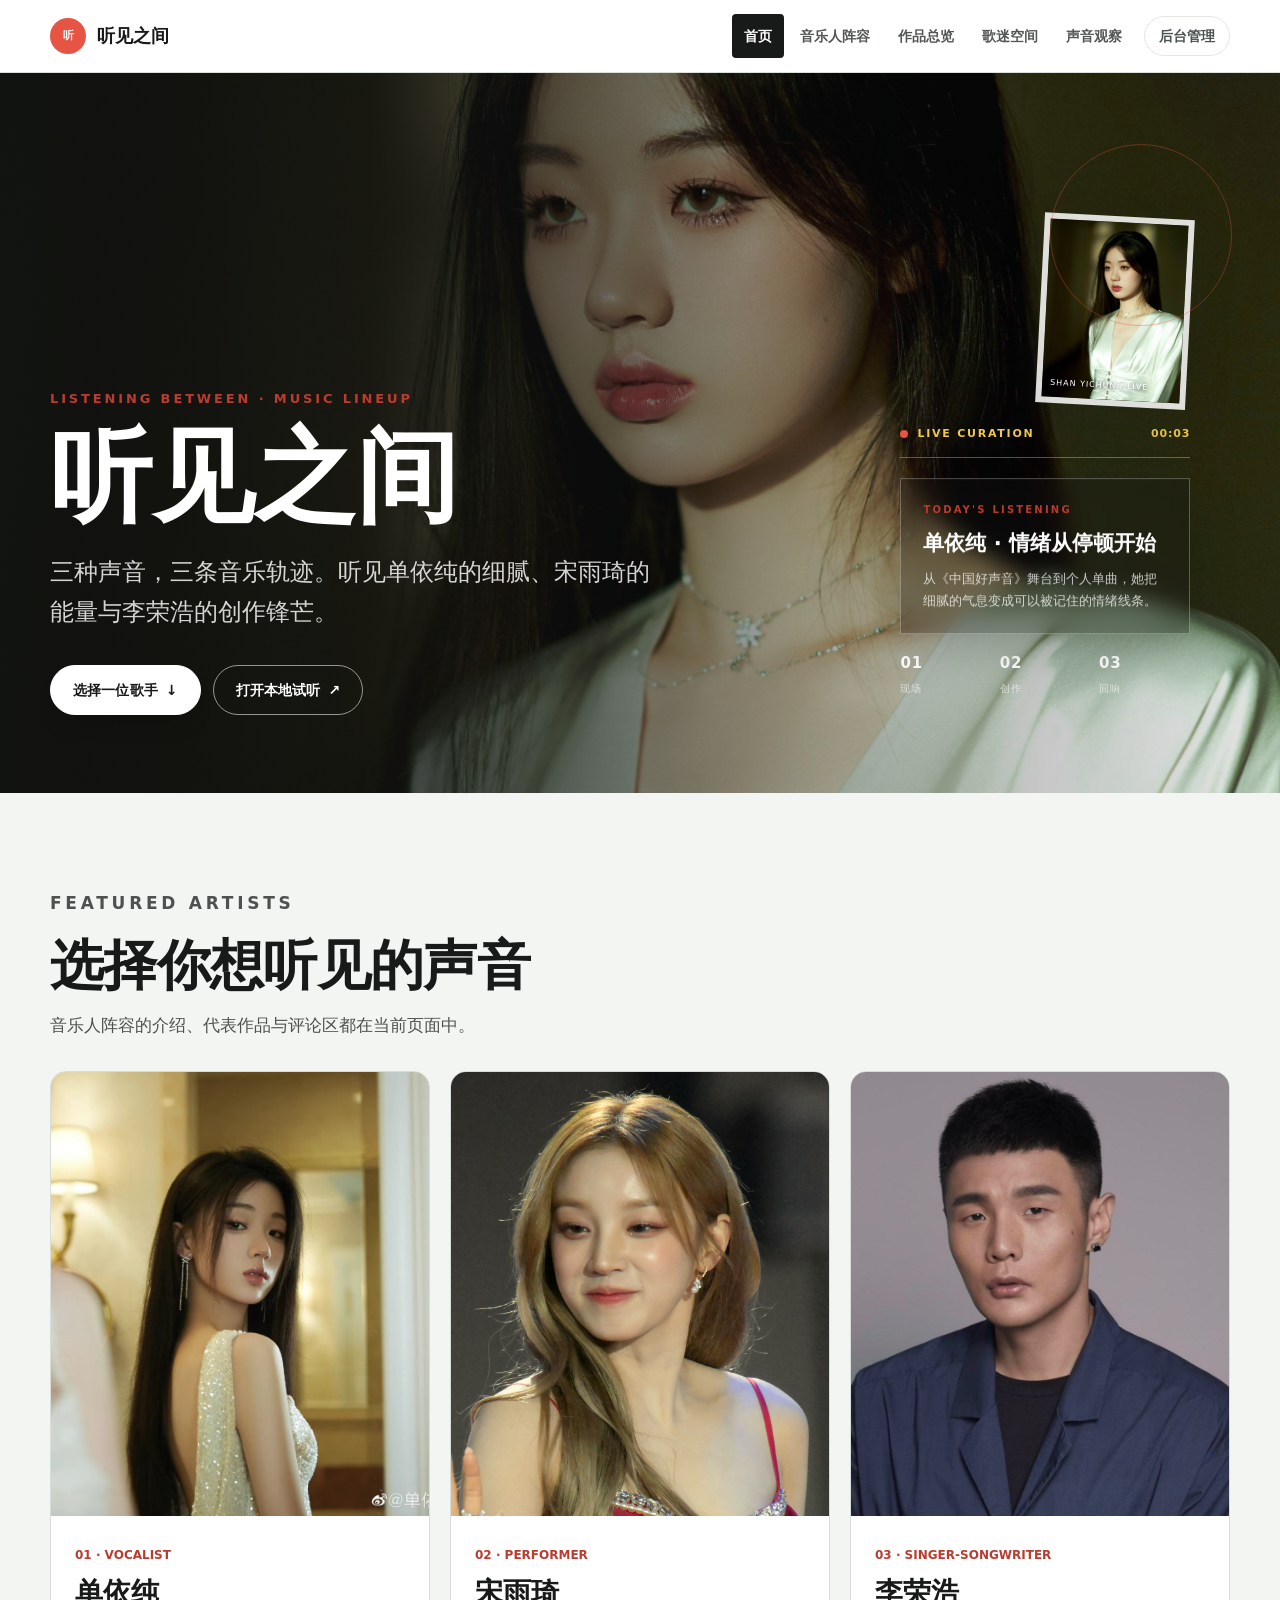
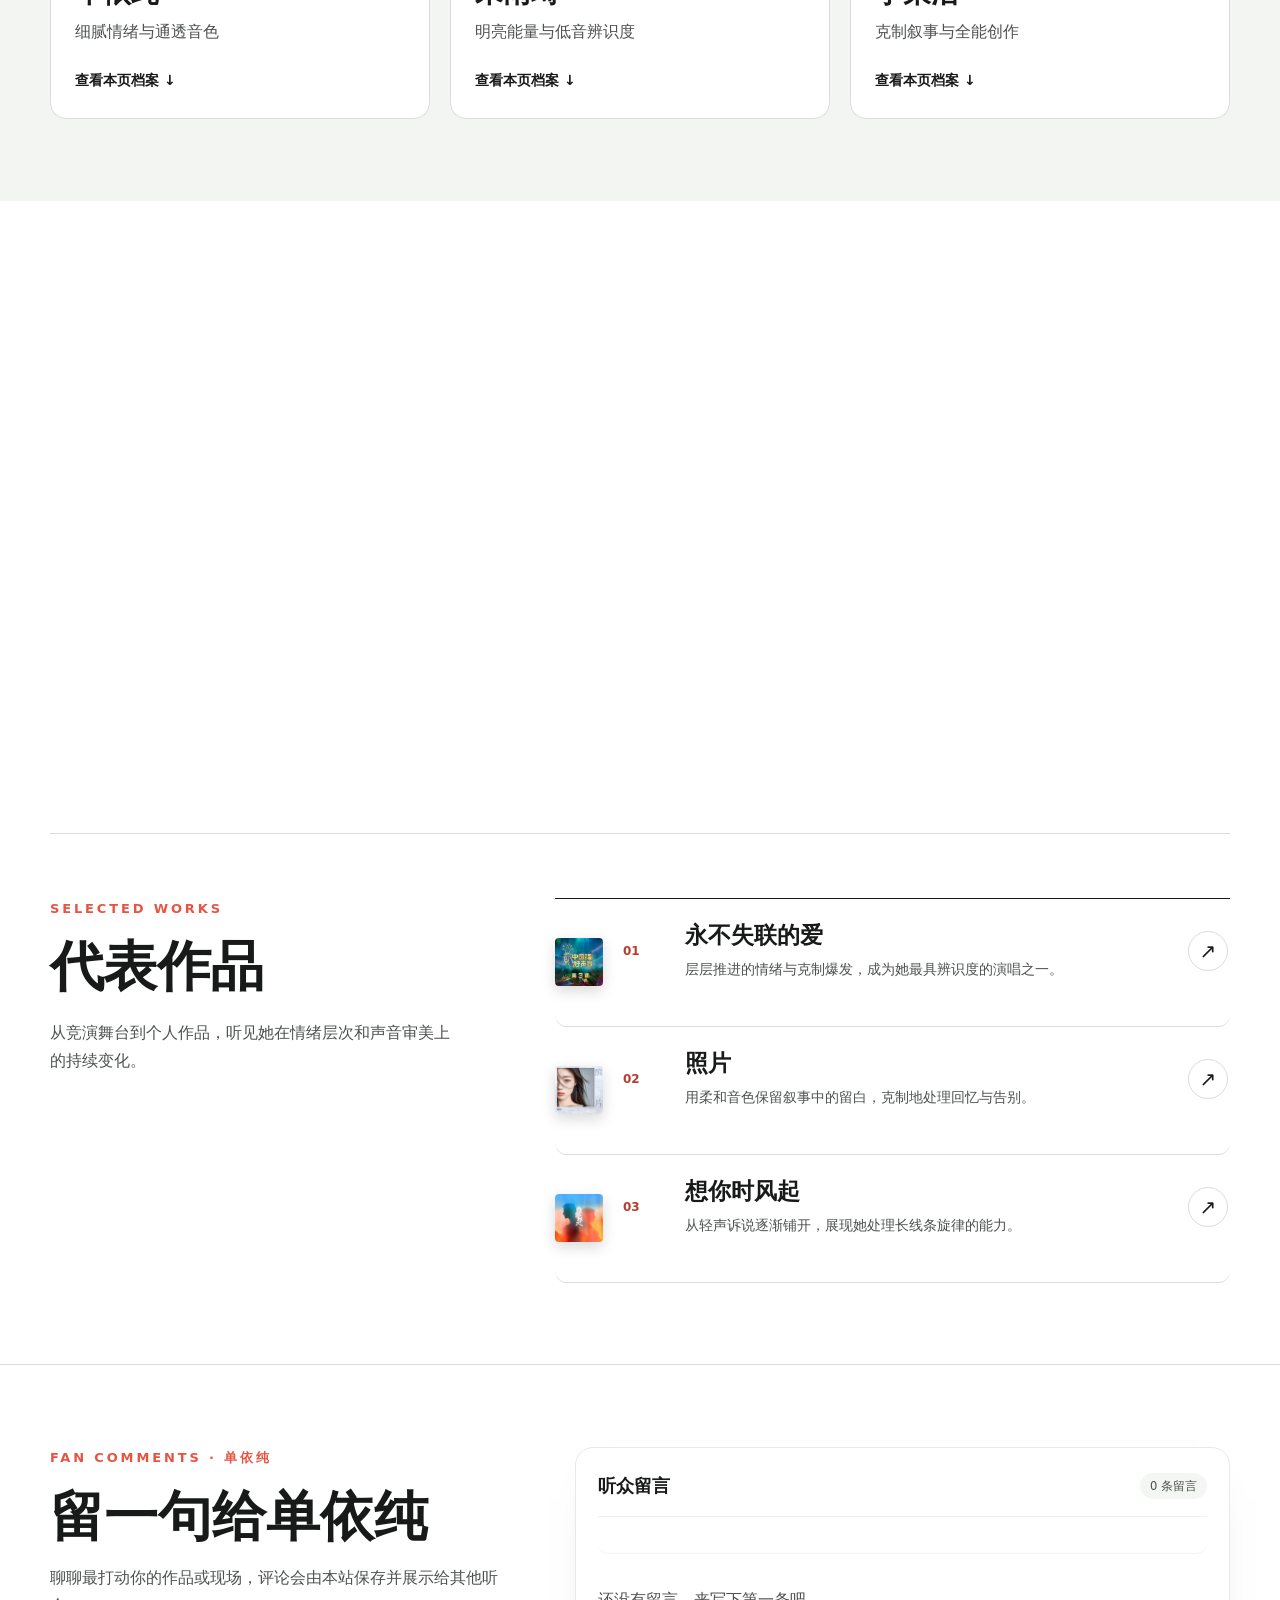
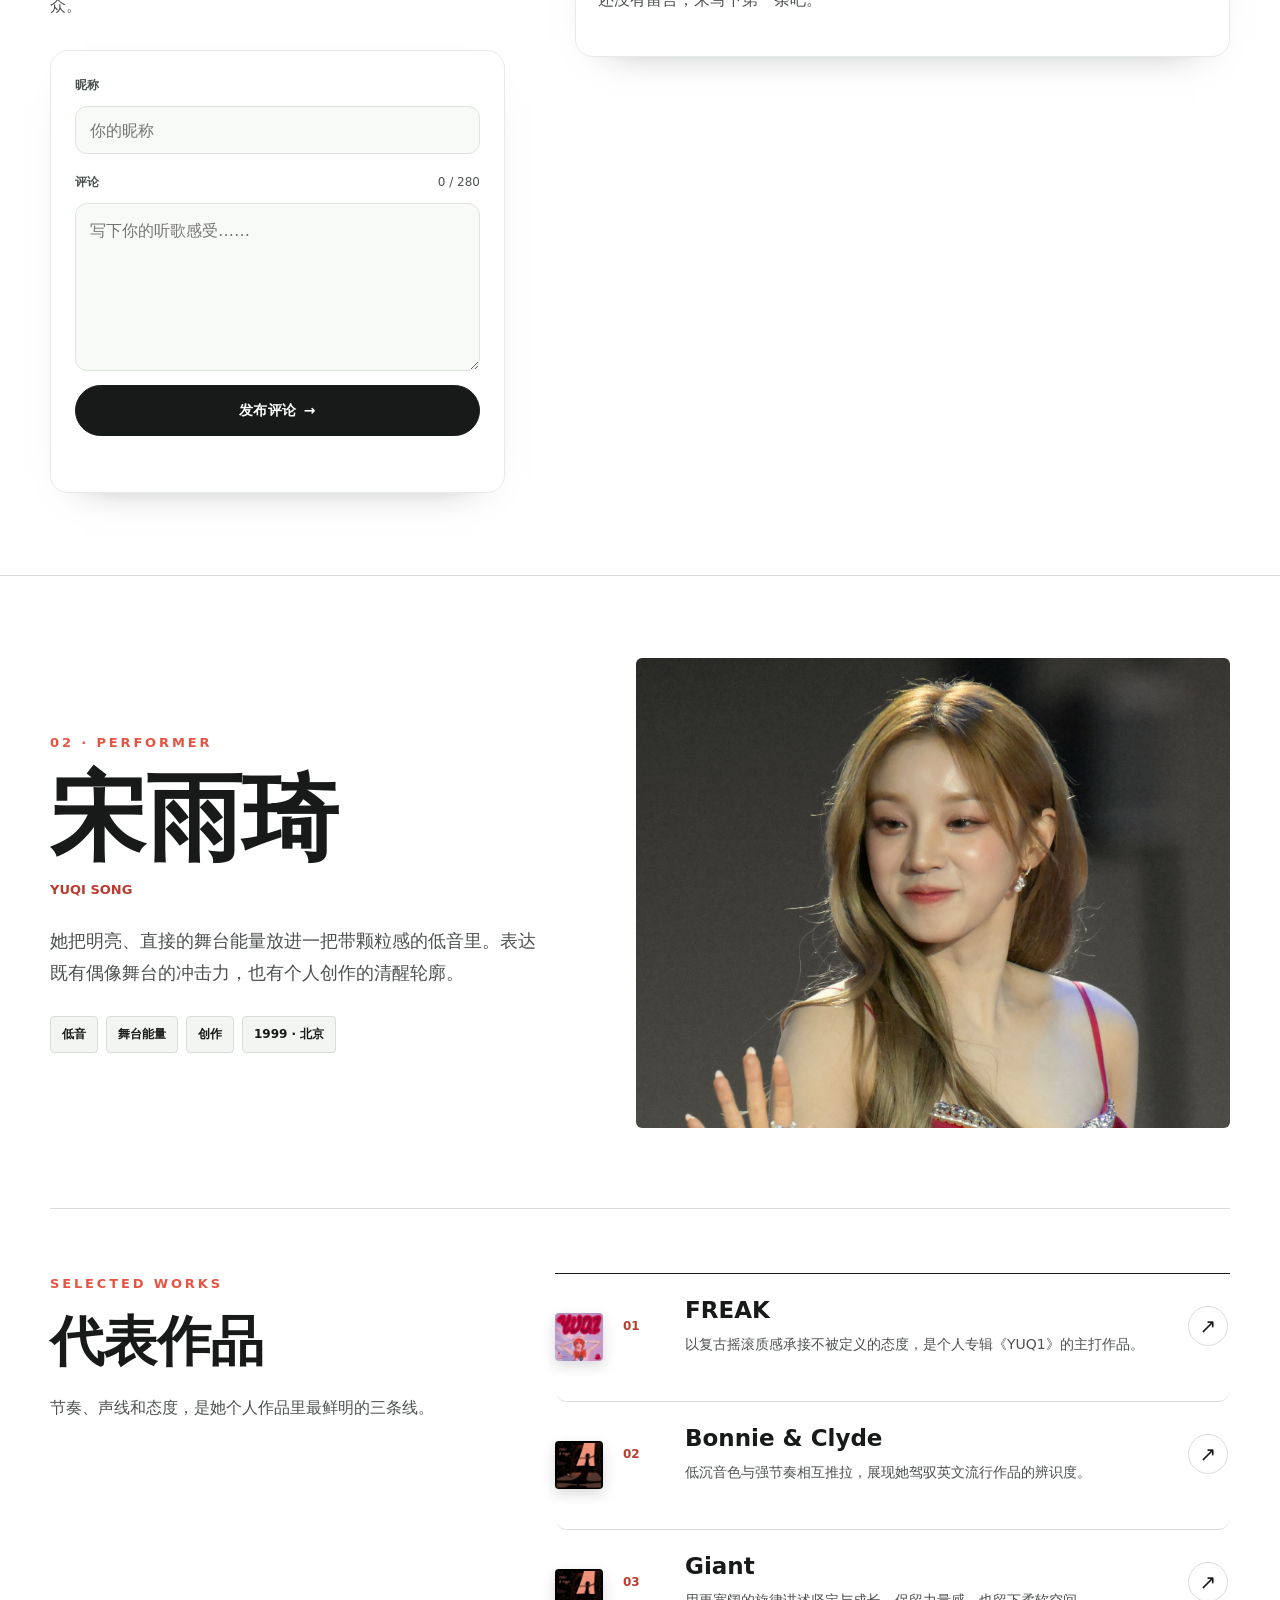
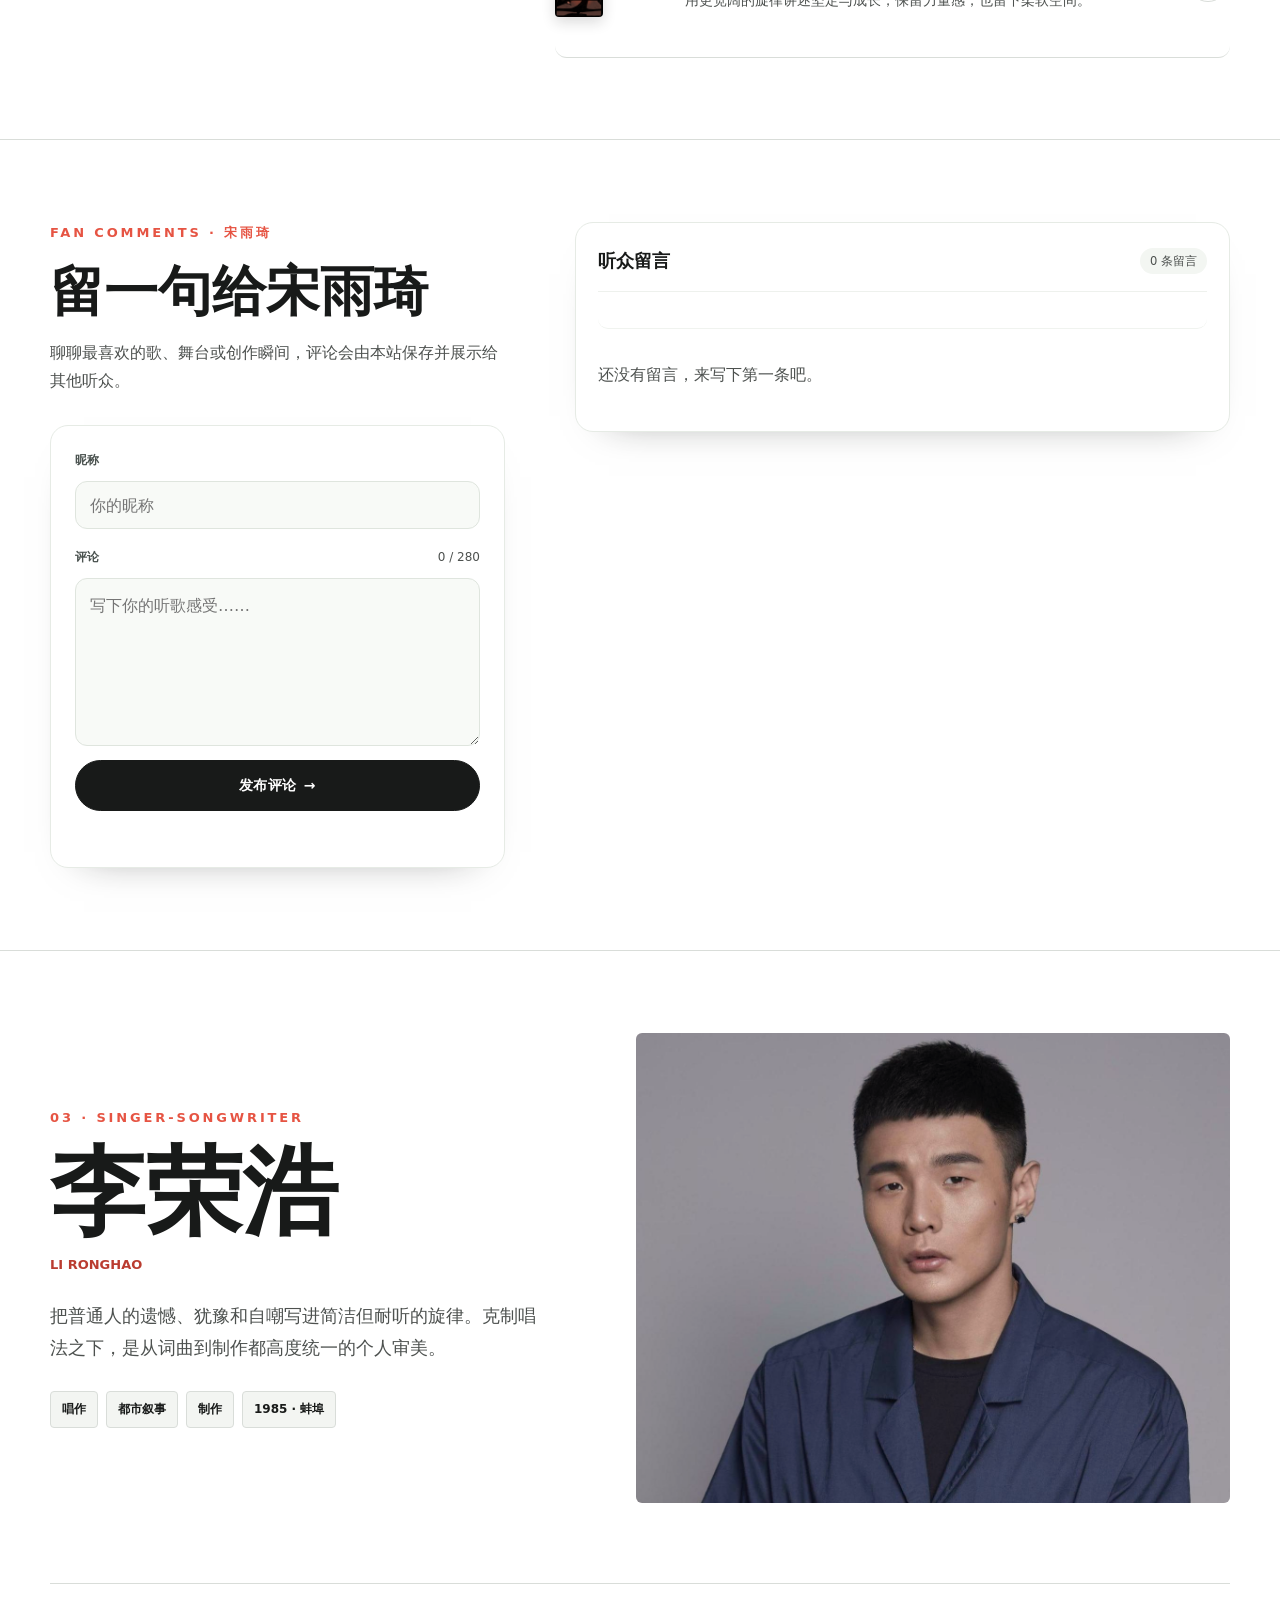
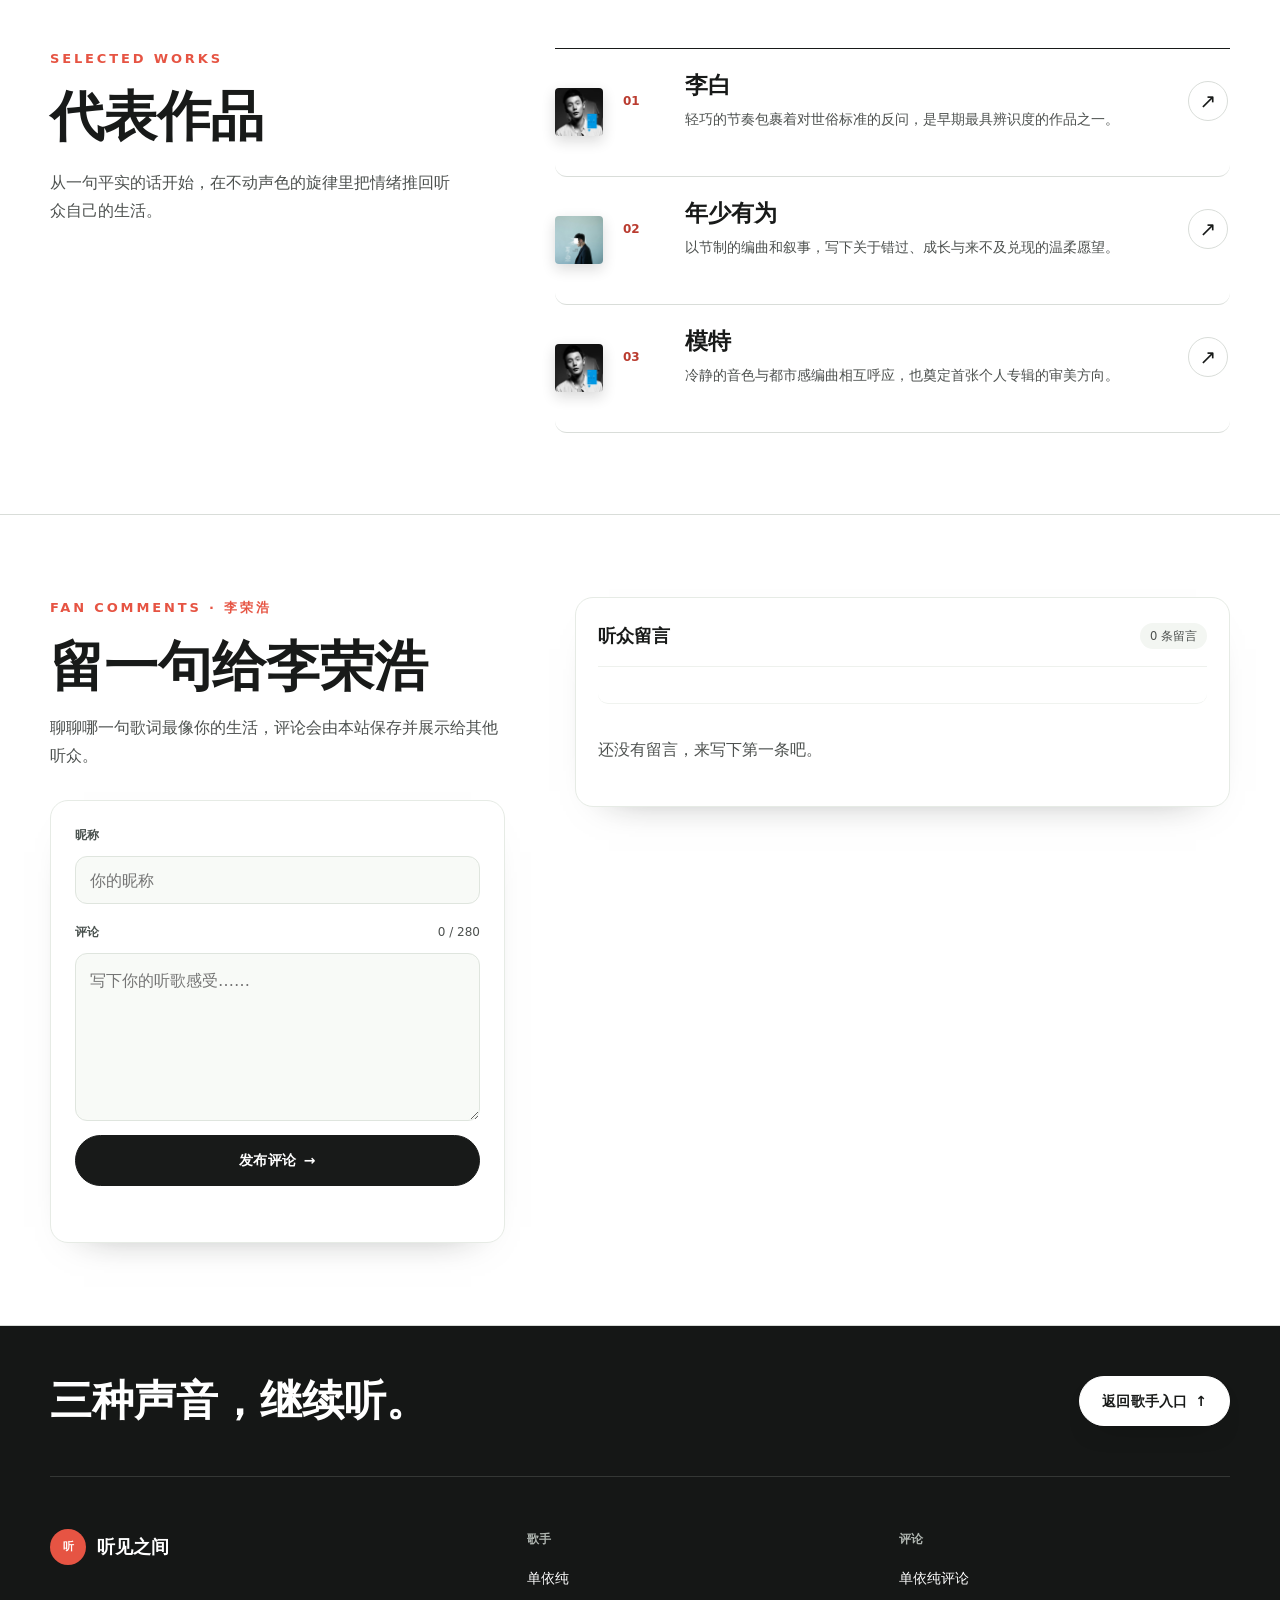
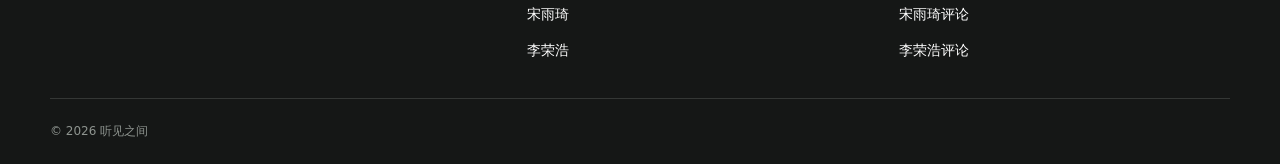
<file: index.html>
<!doctype html>
<html lang="zh-CN">
<head>
  <meta charset="utf-8">
  <meta name="viewport" content="width=device-width, initial-scale=1">
  <meta name="description" content="在同一页面认识单依纯、宋雨琦与李荣浩的声音、作品和粉丝评论。">
  <title>听见之间 | 音乐人阵容的声音世界</title>
  <link rel="stylesheet" href="css/style.css">
  <script src="script.js" defer></script>
</head>
<body>
  <a class="skip-link" href="#main-content">跳到主要内容</a>
  <nav class="site-nav" aria-label="主导航">
    <div class="container nav-shell">
      <a class="brand" href="index.html" aria-label="听见之间首页"><span class="brand-mark" aria-hidden="true">听</span><span>听见之间</span></a>
      <button class="nav-toggle" type="button" aria-expanded="false" aria-controls="site-menu"><span aria-hidden="true">☰</span><span class="sr-only">打开导航</span></button>
      <ul class="nav-links" id="site-menu">
        <li><a href="index.html">首页</a></li>
        <li><a href="index.html#artists">音乐人阵容</a></li>
        <li><a href="music.html">作品总览</a></li>
        <li><a href="fans.html">歌迷空间</a></li>
        <li><a href="media.html">声音观察</a></li>
        <li><a href="admin.php" class="nav-admin">后台管理</a></li>
      </ul>
    </div>
  </nav>

  <main id="main-content">
    <section class="home-hero" aria-labelledby="home-title">
      <div class="container hero-copy">
        <div class="hero-copy-inner">
          <p class="eyebrow">LISTENING BETWEEN · MUSIC LINEUP</p>
          <h1 id="home-title">听见之间</h1>
          <p class="hero-lead">三种声音，三条音乐轨迹。听见单依纯的细腻、宋雨琦的能量与李荣浩的创作锋芒。</p>
          <div class="actions"><a class="btn btn-light" href="#artists">选择一位歌手 <span aria-hidden="true">↓</span></a><a class="btn btn-ghost" href="music.html">打开本地试听 <span aria-hidden="true">↗</span></a></div>
        </div>
      </div>
      <aside class="hero-side-notes" aria-label="歌手动态信息">
        <div class="hero-portrait-frame"><img src="images/111.jpg" alt="单依纯舞台肖像" loading="eager"><span>SHAN YICHUN / LIVE</span></div>
        <div class="hero-live-pill"><i></i><span>LIVE CURATION</span><strong data-hero-clock>00:00</strong></div>
        <div class="hero-story-card" data-hero-story>
          <p class="eyebrow">TODAY'S LISTENING</p><strong data-hero-story-title>单依纯 · 情绪从停顿开始</strong><p data-hero-story-copy>从《中国好声音》舞台到个人单曲，她把细腻的气息变成了可以被记住的情绪线条。</p>
        </div>
        <div class="hero-timeline"><span><b>01</b> 现场</span><span><b>02</b> 创作</span><span><b>03</b> 回响</span></div>
      </aside>
    </section>

    <section class="section artist-roster-section" id="artists">
      <div class="container">
        <header class="section-heading">
          <p class="eyebrow">Featured Artists</p>
          <h2>选择你想听见的声音</h2>
          <p>音乐人阵容的介绍、代表作品与评论区都在当前页面中。</p>
        </header>
        <div class="artist-roster">
          <a class="artist-card" href="artist-shan-yichun.html">
            <div class="artist-card-visual artist-card-photo"><img src="images/888.jpg" alt="单依纯白色礼服写真" width="1600" height="1067"></div>
            <div class="artist-card-copy"><span>01 · Vocalist</span><h2>单依纯</h2><p>细腻情绪与通透音色</p><b>查看本页档案 <span aria-hidden="true">↓</span></b></div>
          </a>
          <a class="artist-card" href="artist-song-yuqi.html">
            <div class="artist-card-visual artist-card-photo artist-photo-yuqi"><img src="images/yuqi-photo.jpg" alt="宋雨琦真人活动照片" width="2000" height="1270" loading="lazy"></div>
            <div class="artist-card-copy"><span>02 · Performer</span><h2>宋雨琦</h2><p>明亮能量与低音辨识度</p><b>查看本页档案 <span aria-hidden="true">↓</span></b></div>
          </a>
          <a class="artist-card" href="artist-li-ronghao.html">
            <div class="artist-card-visual artist-card-photo artist-photo-lrh"><img src="images/lrh-photo.jpg" alt="李荣浩真人人物照片" width="1577" height="1000" loading="lazy"></div>
            <div class="artist-card-copy"><span>03 · Singer-songwriter</span><h2>李荣浩</h2><p>克制叙事与全能创作</p><b>查看本页档案 <span aria-hidden="true">↓</span></b></div>
          </a>
        </div>
      </div>
    </section>

    <section class="section inline-artist-profile" id="shan-yichun">
      <div class="container">
        <div class="inline-artist-head">
          <div class="inline-artist-copy">
            <p class="eyebrow">01 · Vocalist</p>
            <h2>单依纯</h2>
            <p class="inline-artist-en">SHAN YICHUN</p>
            <p>细腻、克制，也保留属于年轻声音的锋芒。她擅长用气息、停顿和力度变化推进情绪，让一首歌在安静中逐渐抵达听众。</p>
            <ul class="artist-chip-list" aria-label="单依纯声音关键词"><li>抒情</li><li>通透音色</li><li>情绪叙事</li><li>2001 · 东阳</li></ul>
          </div>
          <figure class="inline-artist-visual inline-artist-photo"><img src="images/1011.jpg" alt="单依纯蓝色氛围写真" width="1024" height="761" loading="lazy"></figure>
        </div>
        <div class="artist-detail-layout inline-artist-works">
          <div><p class="eyebrow">Selected Works</p><h3 class="section-title">代表作品</h3><p class="artist-section-intro">从竞演舞台到个人作品，听见她在情绪层次和声音审美上的持续变化。</p></div>
          <ol class="song-list">
            <li><span>01</span><div><h3>永不失联的爱</h3><p>层层推进的情绪与克制爆发，成为她最具辨识度的演唱之一。</p></div><a href="music.html" aria-label="到作品总览试听">↗</a></li>
            <li><span>02</span><div><h3>照片</h3><p>用柔和音色保留叙事中的留白，克制地处理回忆与告别。</p></div><a href="music.html" aria-label="到作品总览试听">↗</a></li>
            <li><span>03</span><div><h3>想你时风起</h3><p>从轻声诉说逐渐铺开，展现她处理长线条旋律的能力。</p></div><a href="music.html" aria-label="到作品总览试听">↗</a></li>
          </ol>
        </div>
      </div>
    </section>

    <section class="section comments-section comments-tinted" id="shan-comments" data-comment-section data-api-url="index.php" data-artist-key="shan-yichun">
      <div class="container comments-layout">
        <div class="comments-intro">
          <p class="eyebrow">Fan Comments · 单依纯</p><h2>留一句给单依纯</h2><p>聊聊最打动你的作品或现场，评论会由本站保存并展示给其他听众。</p>
          <form class="comment-form" data-comment-form>
            <label for="syc-comment-name">昵称</label><input id="syc-comment-name" name="name" type="text" maxlength="20" autocomplete="nickname" placeholder="你的昵称" required>
            <div class="comment-label-row"><label for="syc-comment-text">评论</label><span data-character-count>0 / 280</span></div>
            <textarea id="syc-comment-text" name="comment" maxlength="280" rows="5" placeholder="写下你的听歌感受……" required></textarea>
            <button class="btn" type="submit">发布评论 <span aria-hidden="true">→</span></button><p class="comment-status" data-comment-status aria-live="polite"></p>
          </form>
        </div>
        <div class="comments-feed"><div class="comments-feed-heading"><h3>听众留言</h3><span data-comment-count>0 条留言</span></div><div class="comment-list" data-comment-list></div><p class="comment-empty" data-comment-empty hidden>还没有留言，来写下第一条吧。</p></div>
      </div>
      <script type="application/json" data-comment-seeds>[
        {"id":"syc-seed-1","name":"一杯纯牛奶","text":"《永不失联的爱》第一次听到现场版时，最后一段的情绪推进真的很有力量。","date":"8月18日","likes":32,"liked":false,"isOwn":false},
        {"id":"syc-seed-2","name":"晚风听众","text":"喜欢她不急着炫技的表达，安静的段落反而最容易让人记住。","date":"8月16日","likes":18,"liked":false,"isOwn":false},
        {"id":"syc-seed-3","name":"晴天耳机","text":"她的声音很有画面感，通勤路上听一遍，心情会慢慢亮起来。","date":"8月14日","likes":24,"liked":false,"isOwn":false},
        {"id":"syc-seed-4","name":"海边散步","text":"高音干净又有情绪，现场版比想象中更有感染力。","date":"8月12日","likes":16,"liked":false,"isOwn":false}
      ]</script>
    </section>

    <section class="section inline-artist-profile" id="song-yuqi">
      <div class="container">
        <div class="inline-artist-head">
          <div class="inline-artist-copy">
            <p class="eyebrow">02 · Performer</p>
            <h2>宋雨琦</h2>
            <p class="inline-artist-en">YUQI SONG</p>
            <p>她把明亮、直接的舞台能量放进一把带颗粒感的低音里。表达既有偶像舞台的冲击力，也有个人创作的清醒轮廓。</p>
            <ul class="artist-chip-list" aria-label="宋雨琦声音关键词"><li>低音</li><li>舞台能量</li><li>创作</li><li>1999 · 北京</li></ul>
          </div>
          <figure class="inline-artist-visual inline-artist-photo artist-photo-yuqi"><img src="images/yuqi-photo.jpg" alt="宋雨琦真人活动照片" width="2000" height="1270" loading="lazy"></figure>
        </div>
        <div class="artist-detail-layout inline-artist-works">
          <div><p class="eyebrow">Selected Works</p><h3 class="section-title">代表作品</h3><p class="artist-section-intro">节奏、声线和态度，是她个人作品里最鲜明的三条线。</p></div>
          <ol class="song-list">
            <li><span>01</span><div><h3>FREAK</h3><p>以复古摇滚质感承接不被定义的态度，是个人专辑《YUQ1》的主打作品。</p></div><a href="music.html" aria-label="到作品总览试听">↗</a></li>
            <li><span>02</span><div><h3>Bonnie &amp; Clyde</h3><p>低沉音色与强节奏相互推拉，展现她驾驭英文流行作品的辨识度。</p></div><a href="music.html" aria-label="到作品总览试听">↗</a></li>
            <li><span>03</span><div><h3>Giant</h3><p>用更宽阔的旋律讲述坚定与成长，保留力量感，也留下柔软空间。</p></div><a href="music.html" aria-label="到作品总览试听">↗</a></li>
          </ol>
        </div>
      </div>
    </section>

    <section class="section comments-section comments-tinted comments-yuqi" id="yuqi-comments" data-comment-section data-api-url="index.php" data-artist-key="song-yuqi">
      <div class="container comments-layout">
        <div class="comments-intro">
          <p class="eyebrow">Fan Comments · 宋雨琦</p><h2>留一句给宋雨琦</h2><p>聊聊最喜欢的歌、舞台或创作瞬间，评论会由本站保存并展示给其他听众。</p>
          <form class="comment-form" data-comment-form>
            <label for="yuqi-comment-name">昵称</label><input id="yuqi-comment-name" name="name" type="text" maxlength="20" autocomplete="nickname" placeholder="你的昵称" required>
            <div class="comment-label-row"><label for="yuqi-comment-text">评论</label><span data-character-count>0 / 280</span></div>
            <textarea id="yuqi-comment-text" name="comment" maxlength="280" rows="5" placeholder="写下你的听歌感受……" required></textarea>
            <button class="btn" type="submit">发布评论 <span aria-hidden="true">→</span></button><p class="comment-status" data-comment-status aria-live="polite"></p>
          </form>
        </div>
        <div class="comments-feed"><div class="comments-feed-heading"><h3>听众留言</h3><span data-comment-count>0 条留言</span></div><div class="comment-list" data-comment-list></div><p class="comment-empty" data-comment-empty hidden>还没有留言，来写下第一条吧。</p></div>
      </div>
      <script type="application/json" data-comment-seeds>[
        {"id":"yuqi-seed-1","name":"薄荷糖","text":"《FREAK》的复古感和雨琦的低音太合适了，整首歌的态度很完整。","date":"8月19日","likes":41,"liked":false,"isOwn":false},
        {"id":"yuqi-seed-2","name":"YUQ1循环中","text":"最喜欢她在舞台上那种松弛又有力量的状态，希望听到更多自己参与创作的歌。","date":"8月17日","likes":27,"liked":false,"isOwn":false},
        {"id":"yuqi-seed-3","name":"蓝色节拍","text":"低音一出来就很抓耳，副歌的节奏感让人忍不住跟着点头。","date":"8月15日","likes":20,"liked":false,"isOwn":false},
        {"id":"yuqi-seed-4","name":"舞台前排","text":"她在舞台上的表情和动作都很有自信，整首歌听完特别畅快。","date":"8月13日","likes":15,"liked":false,"isOwn":false}
      ]</script>
    </section>

    <section class="section inline-artist-profile" id="li-ronghao">
      <div class="container">
        <div class="inline-artist-head">
          <div class="inline-artist-copy">
            <p class="eyebrow">03 · Singer-songwriter</p>
            <h2>李荣浩</h2>
            <p class="inline-artist-en">LI RONGHAO</p>
            <p>把普通人的遗憾、犹豫和自嘲写进简洁但耐听的旋律。克制唱法之下，是从词曲到制作都高度统一的个人审美。</p>
            <ul class="artist-chip-list" aria-label="李荣浩声音关键词"><li>唱作</li><li>都市叙事</li><li>制作</li><li>1985 · 蚌埠</li></ul>
          </div>
          <figure class="inline-artist-visual inline-artist-photo artist-photo-lrh"><img src="images/lrh-photo.jpg" alt="李荣浩真人人物照片" width="1577" height="1000" loading="lazy"></figure>
        </div>
        <div class="artist-detail-layout inline-artist-works">
          <div><p class="eyebrow">Selected Works</p><h3 class="section-title">代表作品</h3><p class="artist-section-intro">从一句平实的话开始，在不动声色的旋律里把情绪推回听众自己的生活。</p></div>
          <ol class="song-list">
            <li><span>01</span><div><h3>李白</h3><p>轻巧的节奏包裹着对世俗标准的反问，是早期最具辨识度的作品之一。</p></div><a href="music.html" aria-label="到作品总览试听">↗</a></li>
            <li><span>02</span><div><h3>年少有为</h3><p>以节制的编曲和叙事，写下关于错过、成长与来不及兑现的温柔愿望。</p></div><a href="music.html" aria-label="到作品总览试听">↗</a></li>
            <li><span>03</span><div><h3>模特</h3><p>冷静的音色与都市感编曲相互呼应，也奠定首张个人专辑的审美方向。</p></div><a href="music.html" aria-label="到作品总览试听">↗</a></li>
          </ol>
        </div>
      </div>
    </section>

    <section class="section comments-section comments-tinted comments-lrh" id="lironghao-comments" data-comment-section data-api-url="index.php" data-artist-key="li-ronghao">
      <div class="container comments-layout">
        <div class="comments-intro">
          <p class="eyebrow">Fan Comments · 李荣浩</p><h2>留一句给李荣浩</h2><p>聊聊哪一句歌词最像你的生活，评论会由本站保存并展示给其他听众。</p>
          <form class="comment-form" data-comment-form>
            <label for="lrh-comment-name">昵称</label><input id="lrh-comment-name" name="name" type="text" maxlength="20" autocomplete="nickname" placeholder="你的昵称" required>
            <div class="comment-label-row"><label for="lrh-comment-text">评论</label><span data-character-count>0 / 280</span></div>
            <textarea id="lrh-comment-text" name="comment" maxlength="280" rows="5" placeholder="写下你的听歌感受……" required></textarea>
            <button class="btn" type="submit">发布评论 <span aria-hidden="true">→</span></button><p class="comment-status" data-comment-status aria-live="polite"></p>
          </form>
        </div>
        <div class="comments-feed"><div class="comments-feed-heading"><h3>听众留言</h3><span data-comment-count>0 条留言</span></div><div class="comment-list" data-comment-list></div><p class="comment-empty" data-comment-empty hidden>还没有留言，来写下第一条吧。</p></div>
      </div>
      <script type="application/json" data-comment-seeds>[
        {"id":"lrh-seed-1","name":"旧耳机","text":"《年少有为》没有刻意煽情，但每一句都像在替普通人回望一段生活。","date":"8月18日","likes":36,"liked":false,"isOwn":false},
        {"id":"lrh-seed-2","name":"城市夜班车","text":"喜欢他的编曲总给人留一点空白，越听越能发现藏在细节里的东西。","date":"8月15日","likes":22,"liked":false,"isOwn":false},
        {"id":"lrh-seed-3","name":"纸短情长","text":"《李白》的旋律很耐听，简单几句却把那种洒脱感唱得很完整。","date":"8月13日","likes":19,"liked":false,"isOwn":false},
        {"id":"lrh-seed-4","name":"耳机里的光","text":"喜欢他把生活写得很具体，听着听着就会想起自己的故事。","date":"8月11日","likes":17,"liked":false,"isOwn":false}
      ]</script>
    </section>
  </main>

  <footer class="site-footer">
    <div class="container footer-cta"><h2>三种声音，继续听。</h2><a class="btn btn-light" href="#artists">返回歌手入口 <span aria-hidden="true">↑</span></a></div>
    <div class="container footer-main">
      <div class="footer-brand"><a class="brand" href="#main-content"><span class="brand-mark" aria-hidden="true">听</span><span>听见之间</span></a><p>非官方音乐主题展示站，记录单依纯、宋雨琦与李荣浩的作品和声音风格，仅用于网页设计学习与音乐交流。</p></div>
      <div class="footer-nav"><div><h3>歌手</h3><ul><li><a href="artist-shan-yichun.html">单依纯</a></li><li><a href="artist-song-yuqi.html">宋雨琦</a></li><li><a href="artist-li-ronghao.html">李荣浩</a></li></ul></div><div><h3>评论</h3><ul><li><a href="#shan-comments">单依纯评论</a></li><li><a href="#yuqi-comments">宋雨琦评论</a></li><li><a href="#lironghao-comments">李荣浩评论</a></li></ul></div></div>
    </div>
    <div class="container footer-bottom"><span>© <span data-current-year>2026</span> 听见之间</span><span>非官方网站 · 仅作学习展示</span></div>
  </footer>
</body>
</html>
</file>
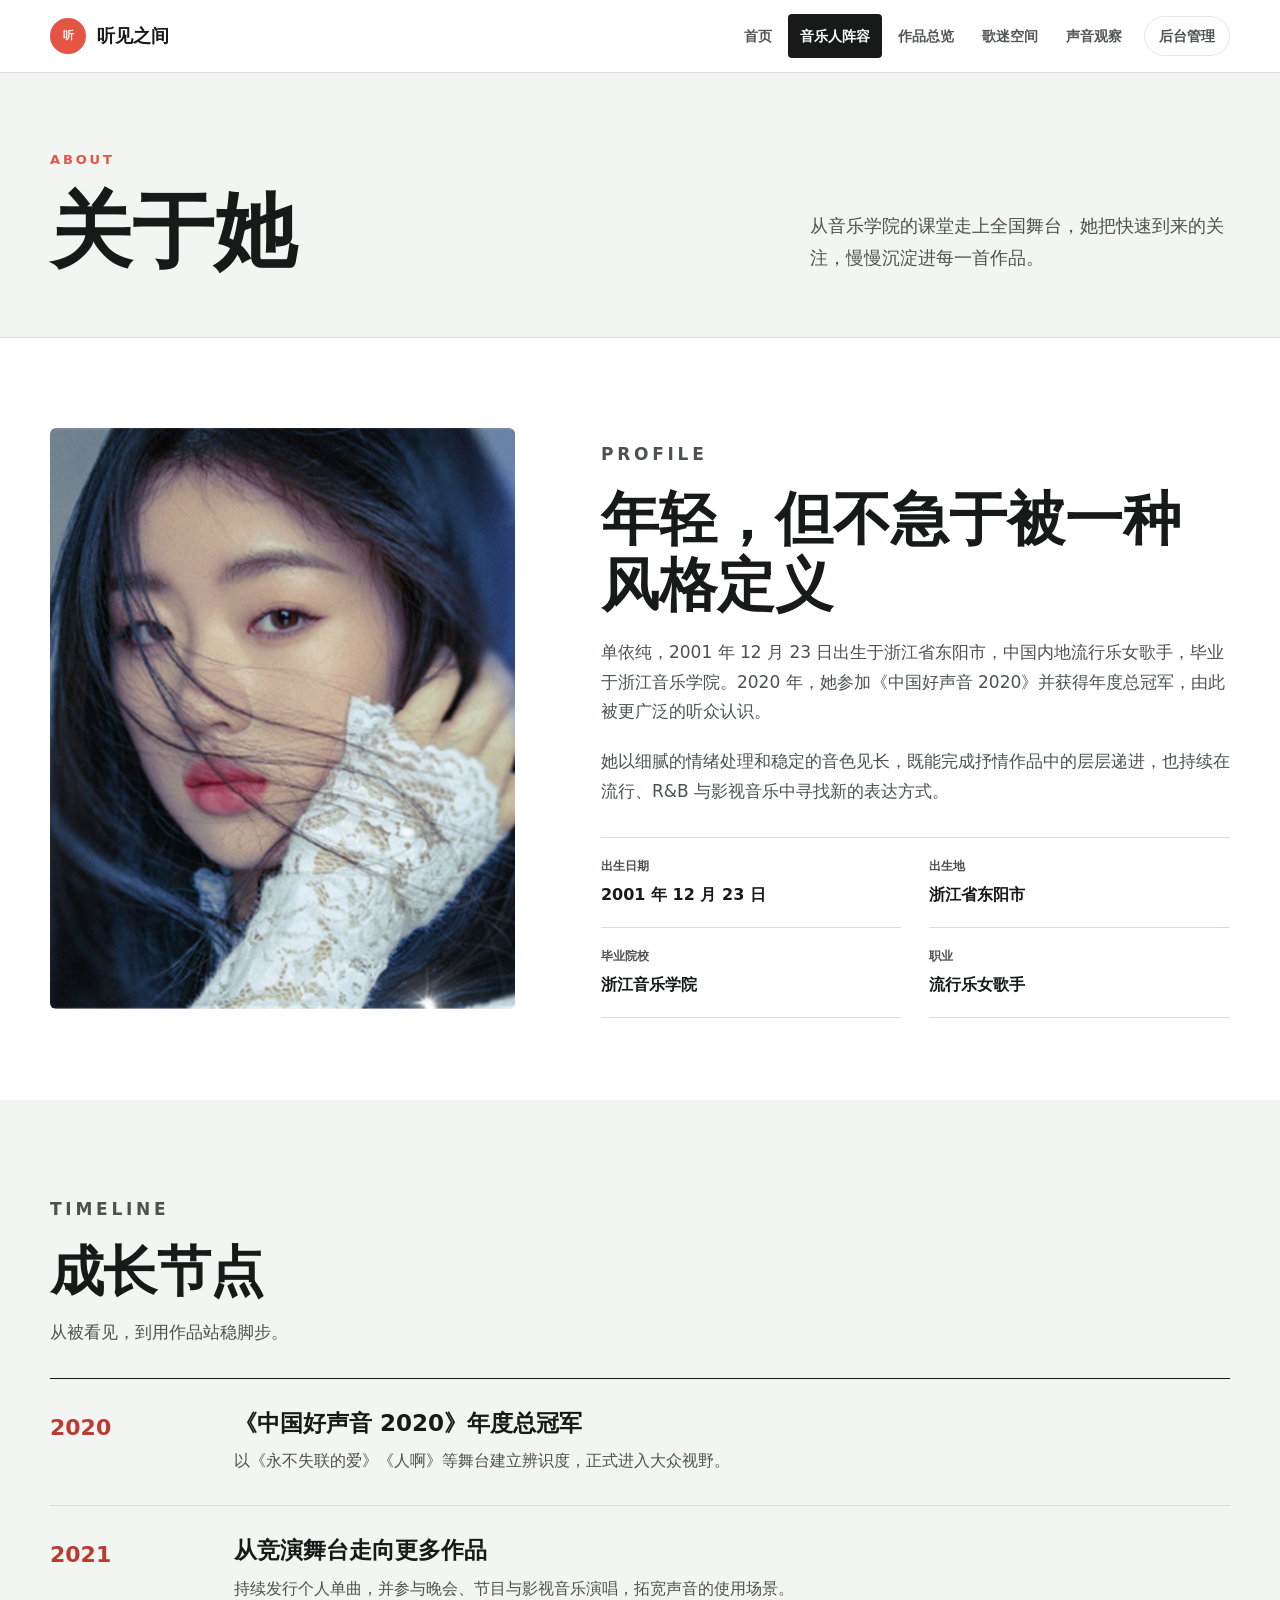
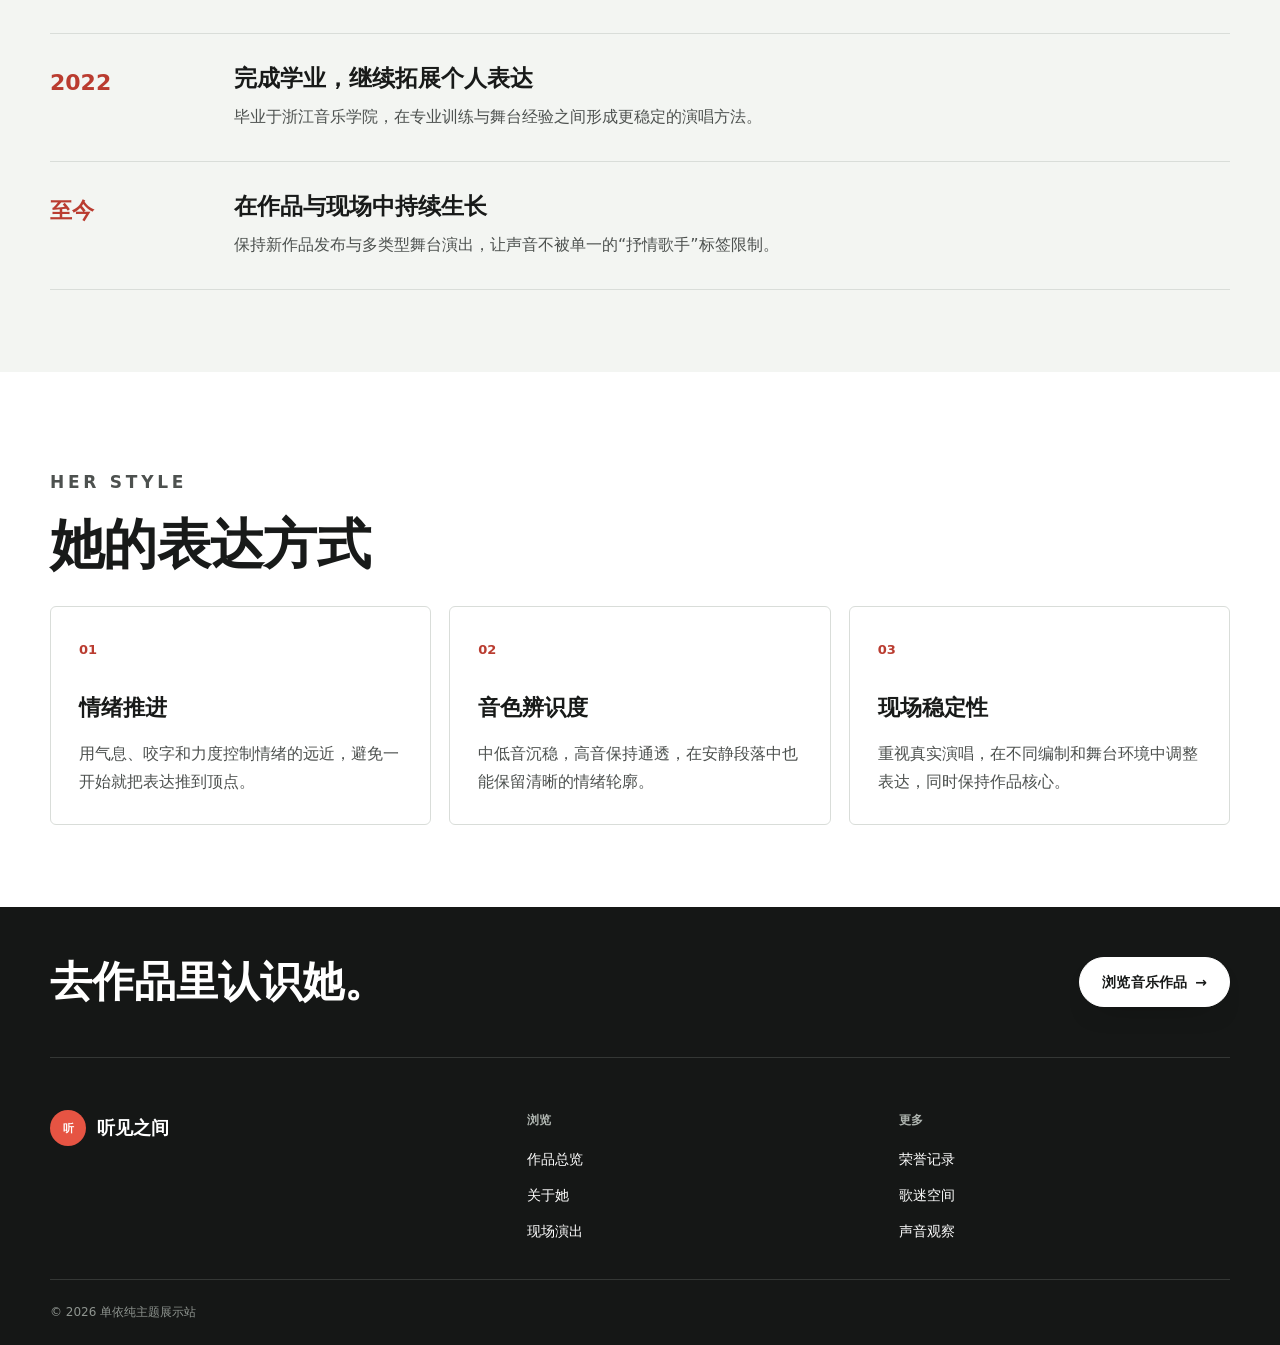
<file: about.html>
<!doctype html>
<html lang="zh-CN">
<head>
  <meta charset="utf-8">
  <meta name="viewport" content="width=device-width, initial-scale=1">
  <meta name="description" content="了解歌手单依纯的成长经历、音乐背景与舞台表达。">
  <title>关于单依纯 | 成长与声音</title>
  <link rel="stylesheet" href="css/style.css">
  <script src="script.js" defer></script>
</head>
<body>
  <a class="skip-link" href="#main-content">跳到主要内容</a>
  <nav class="site-nav" aria-label="主导航">
    <div class="container nav-shell">
      <a class="brand" href="index.html" aria-label="听见之间首页"><span class="brand-mark" aria-hidden="true">听</span><span>听见之间</span></a>
      <button class="nav-toggle" type="button" aria-expanded="false" aria-controls="site-menu"><span aria-hidden="true">☰</span><span class="sr-only">打开导航</span></button>
      <ul class="nav-links" id="site-menu">
        <li><a href="index.html">首页</a></li>
        <li><a href="index.html#artists">音乐人阵容</a></li>
        <li><a href="music.html">作品总览</a></li>
        <li><a href="fans.html">歌迷空间</a></li>
        <li><a href="media.html">声音观察</a></li>
        <li><a href="admin.php" class="nav-admin">后台管理</a></li>
      </ul>
    </div>
  </nav>

  <main id="main-content">
    <header class="page-masthead">
      <div class="container">
        <div><p class="eyebrow">About</p><h1>关于她</h1></div>
        <p class="intro">从音乐学院的课堂走上全国舞台，她把快速到来的关注，慢慢沉淀进每一首作品。</p>
      </div>
    </header>

    <section class="section">
      <div class="container profile-layout">
        <figure class="profile-photo"><img src="images/1011.jpg" alt="单依纯蓝色调近景写真" width="1024" height="761"></figure>
        <div class="profile-copy">
          <p class="eyebrow">Profile</p>
          <h2>年轻，但不急于被一种风格定义</h2>
          <p>单依纯，2001 年 12 月 23 日出生于浙江省东阳市，中国内地流行乐女歌手，毕业于浙江音乐学院。2020 年，她参加《中国好声音 2020》并获得年度总冠军，由此被更广泛的听众认识。</p>
          <p>她以细腻的情绪处理和稳定的音色见长，既能完成抒情作品中的层层递进，也持续在流行、R&amp;B 与影视音乐中寻找新的表达方式。</p>
          <dl class="detail-list">
            <div><dt>出生日期</dt><dd>2001 年 12 月 23 日</dd></div>
            <div><dt>出生地</dt><dd>浙江省东阳市</dd></div>
            <div><dt>毕业院校</dt><dd>浙江音乐学院</dd></div>
            <div><dt>职业</dt><dd>流行乐女歌手</dd></div>
          </dl>
        </div>
      </div>
    </section>

    <section class="section section-muted">
      <div class="container">
        <header class="section-heading"><p class="eyebrow">Timeline</p><h2>成长节点</h2><p>从被看见，到用作品站稳脚步。</p></header>
        <div class="timeline">
          <article class="timeline-item"><div class="timeline-year">2020</div><div class="timeline-content"><h3>《中国好声音 2020》年度总冠军</h3><p>以《永不失联的爱》《人啊》等舞台建立辨识度，正式进入大众视野。</p></div></article>
          <article class="timeline-item"><div class="timeline-year">2021</div><div class="timeline-content"><h3>从竞演舞台走向更多作品</h3><p>持续发行个人单曲，并参与晚会、节目与影视音乐演唱，拓宽声音的使用场景。</p></div></article>
          <article class="timeline-item"><div class="timeline-year">2022</div><div class="timeline-content"><h3>完成学业，继续拓展个人表达</h3><p>毕业于浙江音乐学院，在专业训练与舞台经验之间形成更稳定的演唱方法。</p></div></article>
          <article class="timeline-item"><div class="timeline-year">至今</div><div class="timeline-content"><h3>在作品与现场中持续生长</h3><p>保持新作品发布与多类型舞台演出，让声音不被单一的“抒情歌手”标签限制。</p></div></article>
        </div>
      </div>
    </section>

    <section class="section">
      <div class="container">
        <header class="section-heading"><p class="eyebrow">Her Style</p><h2>她的表达方式</h2></header>
        <div class="info-grid">
          <article class="info-card"><span class="number">01</span><h3>情绪推进</h3><p>用气息、咬字和力度控制情绪的远近，避免一开始就把表达推到顶点。</p></article>
          <article class="info-card"><span class="number">02</span><h3>音色辨识度</h3><p>中低音沉稳，高音保持通透，在安静段落中也能保留清晰的情绪轮廓。</p></article>
          <article class="info-card"><span class="number">03</span><h3>现场稳定性</h3><p>重视真实演唱，在不同编制和舞台环境中调整表达，同时保持作品核心。</p></article>
        </div>
      </div>
    </section>
  </main>

  <footer class="site-footer">
    <div class="container footer-cta"><h2>去作品里认识她。</h2><a class="btn btn-light" href="music.html">浏览音乐作品 <span aria-hidden="true">→</span></a></div>
    <div class="container footer-main"><div class="footer-brand"><a class="brand" href="index.html"><span class="brand-mark" aria-hidden="true">听</span><span>听见之间</span></a><p>非官方音乐主题展示站。页面图片均为单依纯真人照片，仅用于网页设计学习与展示。</p></div><div class="footer-nav"><div><h3>浏览</h3><ul><li><a href="music.html">作品总览</a></li><li><a href="about.html">关于她</a></li><li><a href="concert.html">现场演出</a></li></ul></div><div><h3>更多</h3><ul><li><a href="awards.html">荣誉记录</a></li><li><a href="fans.html">歌迷空间</a></li><li><a href="media.html">声音观察</a></li></ul></div></div></div>
    <div class="container footer-bottom"><span>© <span data-current-year>2026</span> 单依纯主题展示站</span><span>非官方网站 · 仅作学习展示</span></div>
  </footer>
</body>
</html>
</file>
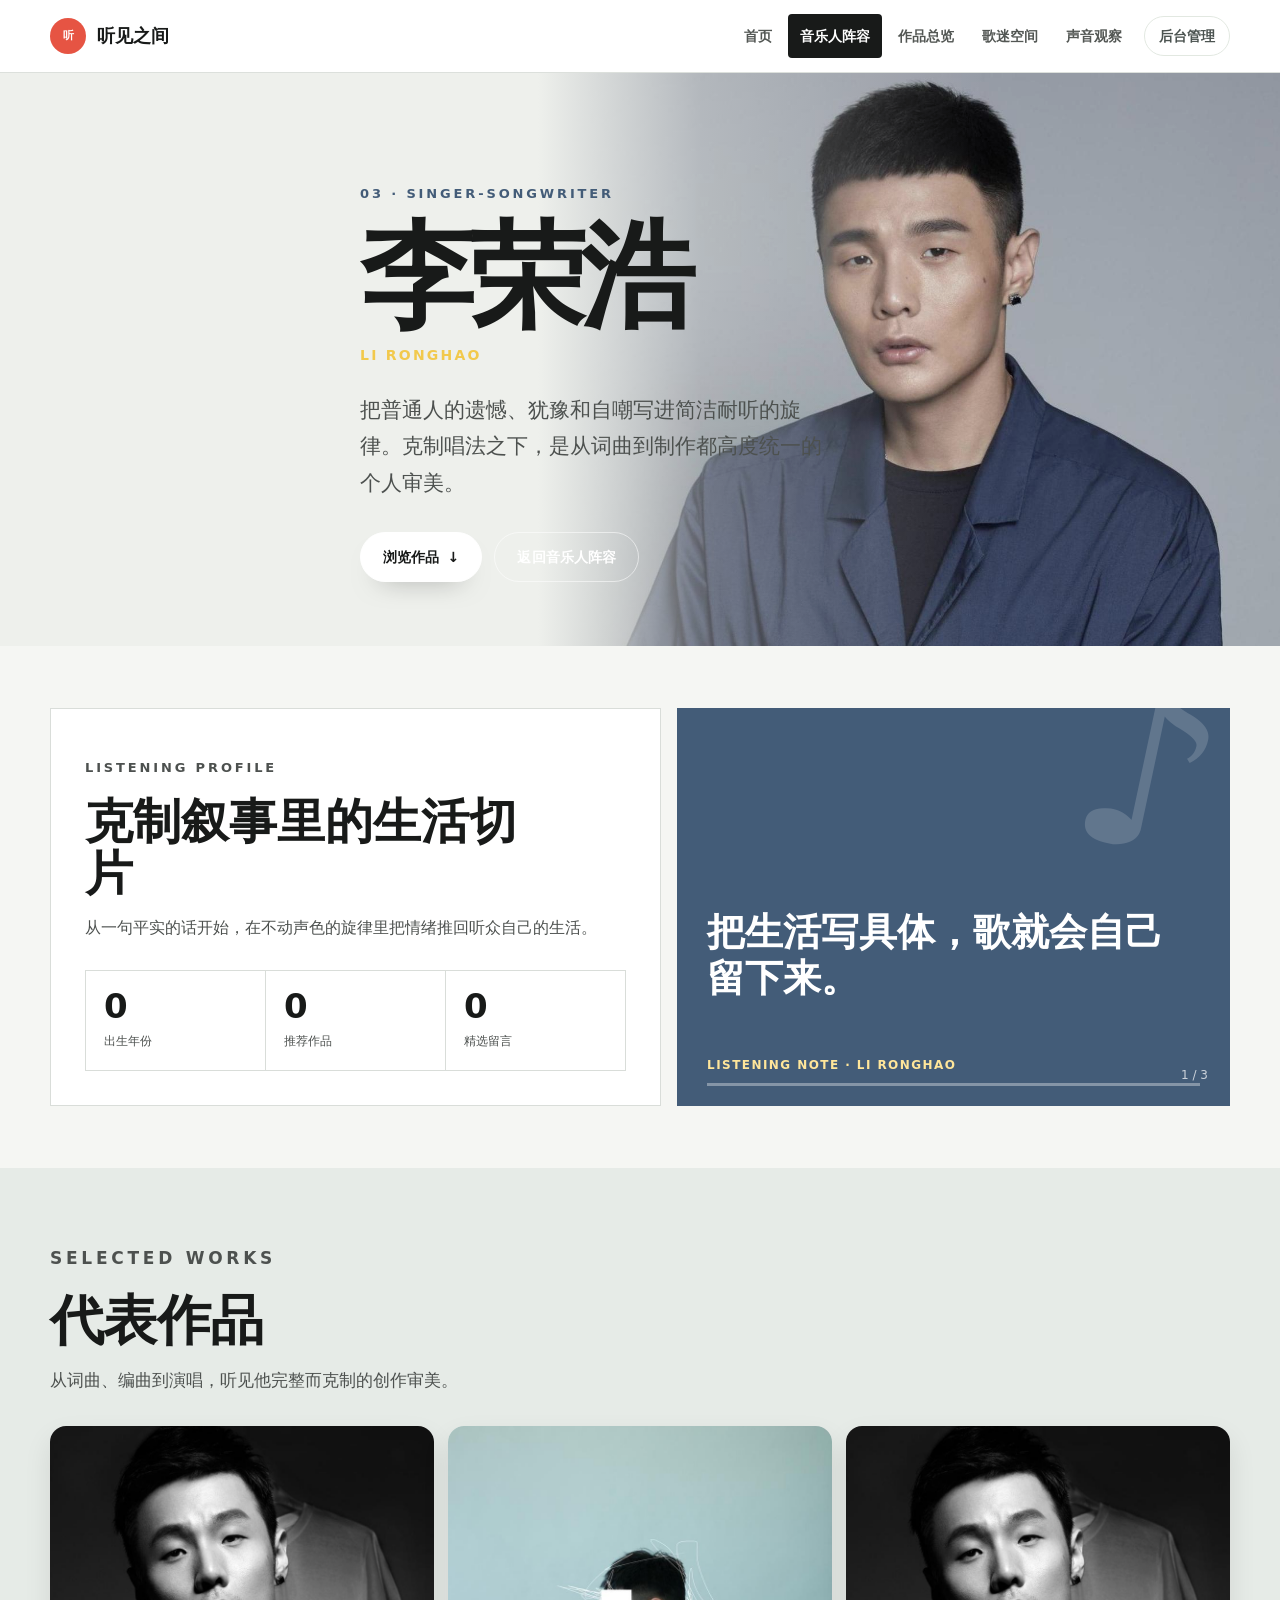
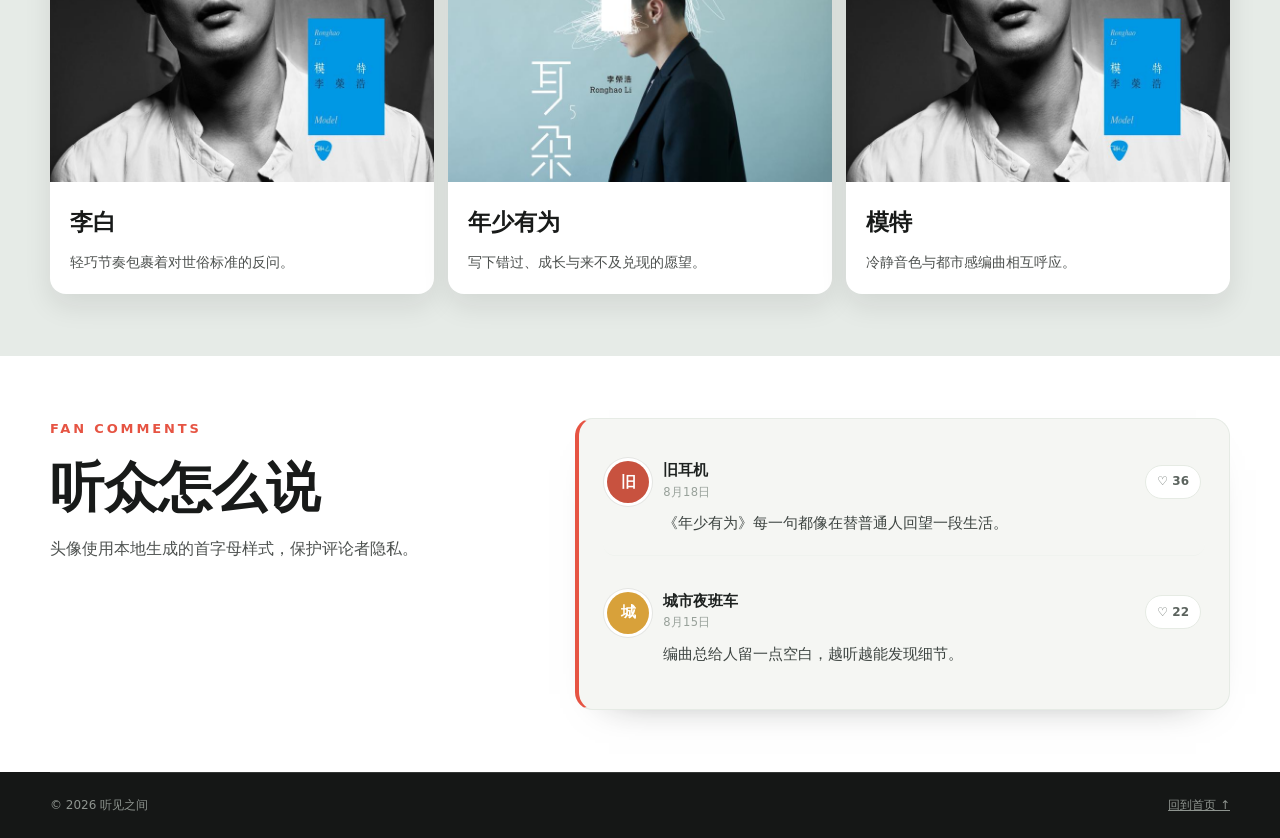
<file: artist-li-ronghao.html>
<!doctype html><html lang="zh-CN"><head><meta charset="utf-8"><meta name="viewport" content="width=device-width, initial-scale=1"><meta name="description" content="李荣浩的音乐作品、创作风格与听众留言。"><title>李荣浩 | 听见之间</title><link rel="stylesheet" href="css/style.css"><script src="script.js" defer></script></head><body class="artist-page artist-lrh" style="--artist-image:url('images/lrh-photo.jpg')"><a class="skip-link" href="#main-content">跳到主要内容</a><nav class="site-nav" aria-label="主导航">
    <div class="container nav-shell">
      <a class="brand" href="index.html" aria-label="听见之间首页"><span class="brand-mark" aria-hidden="true">听</span><span>听见之间</span></a>
      <button class="nav-toggle" type="button" aria-expanded="false" aria-controls="site-menu"><span aria-hidden="true">☰</span><span class="sr-only">打开导航</span></button>
      <ul class="nav-links" id="site-menu">
        <li><a href="index.html">首页</a></li>
        <li><a href="index.html#artists">音乐人阵容</a></li>
        <li><a href="music.html">作品总览</a></li>
        <li><a href="fans.html">歌迷空间</a></li>
        <li><a href="media.html">声音观察</a></li>
        <li><a href="admin.php" class="nav-admin">后台管理</a></li>
      </ul>
    </div>
  </nav><main id="main-content"><section class="artist-page-hero"><img class="artist-page-hero-image" src="images/lrh-photo.jpg" alt="李荣浩人物照片"><div class="container artist-page-copy"><p class="eyebrow">03 · SINGER-SONGWRITER</p><h1>李荣浩</h1><p class="artist-name-en">LI RONGHAO</p><p class="artist-lead">把普通人的遗憾、犹豫和自嘲写进简洁耐听的旋律。克制唱法之下，是从词曲到制作都高度统一的个人审美。</p><div class="artist-page-actions"><a class="btn btn-light" href="#works">浏览作品 <span aria-hidden="true">↓</span></a><a class="btn btn-ghost" href="index.html#artists">返回音乐人阵容</a></div></div></section><section class="section"><div class="container artist-dashboard"><div class="artist-dashboard-card"><p class="eyebrow">LISTENING PROFILE</p><h2>克制叙事里的生活切片</h2><p>从一句平实的话开始，在不动声色的旋律里把情绪推回听众自己的生活。</p><div class="artist-stats"><div class="artist-stat"><strong data-count-to="1985">0</strong><span>出生年份</span></div><div class="artist-stat"><strong data-count-to="3">0</strong><span>推荐作品</span></div><div class="artist-stat"><strong data-count-to="4">0</strong><span>精选留言</span></div></div></div><div class="dynamic-quote" data-quotes="把生活写具体，歌就会自己留下来。|留白不是空缺，是给听众的入口。|简单的旋律，也能承载复杂的心情。"><blockquote data-quote-text>把生活写具体，歌就会自己留下来。</blockquote><cite>LISTENING NOTE · LI RONGHAO</cite><span data-quote-index>1 / 3</span></div></div></section><section class="section section-muted" id="works"><div class="container"><header class="section-heading"><p class="eyebrow">SELECTED WORKS</p><h2>代表作品</h2><p>从词曲、编曲到演唱，听见他完整而克制的创作审美。</p></header><div class="artist-work-grid"><article class="artist-work-card"><img src="covers/cover-lrh-libai.jpg" alt="李白封面"><div class="artist-work-card-body"><h3>李白</h3><p>轻巧节奏包裹着对世俗标准的反问。</p></div></article><article class="artist-work-card"><img src="covers/cover-lrh-nian.jpg" alt="年少有为封面"><div class="artist-work-card-body"><h3>年少有为</h3><p>写下错过、成长与来不及兑现的愿望。</p></div></article><article class="artist-work-card"><img src="covers/cover-lrh-mote.jpg" alt="模特封面"><div class="artist-work-card-body"><h3>模特</h3><p>冷静音色与都市感编曲相互呼应。</p></div></article></div></div></section><section class="section artist-comments"><div class="container comments-layout"><div class="comments-intro"><p class="eyebrow">FAN COMMENTS</p><h2>听众怎么说</h2><p>头像使用本地生成的首字母样式，保护评论者隐私。</p></div><div class="comments-feed"><article class="comment-item"><span class="comment-avatar" aria-hidden="true">旧</span><div class="comment-content"><div class="comment-header"><div><strong>旧耳机</strong><time>8月18日</time></div><span class="comment-action">♡ 36</span></div><p>《年少有为》每一句都像在替普通人回望一段生活。</p></div></article><article class="comment-item"><span class="comment-avatar" aria-hidden="true">城</span><div class="comment-content"><div class="comment-header"><div><strong>城市夜班车</strong><time>8月15日</time></div><span class="comment-action">♡ 22</span></div><p>编曲总给人留一点空白，越听越能发现细节。</p></div></article></div></div></section></main><footer class="site-footer"><div class="container footer-bottom"><span>© 2026 听见之间</span><a href="index.html">回到首页 ↑</a></div></footer></body></html>
</file>
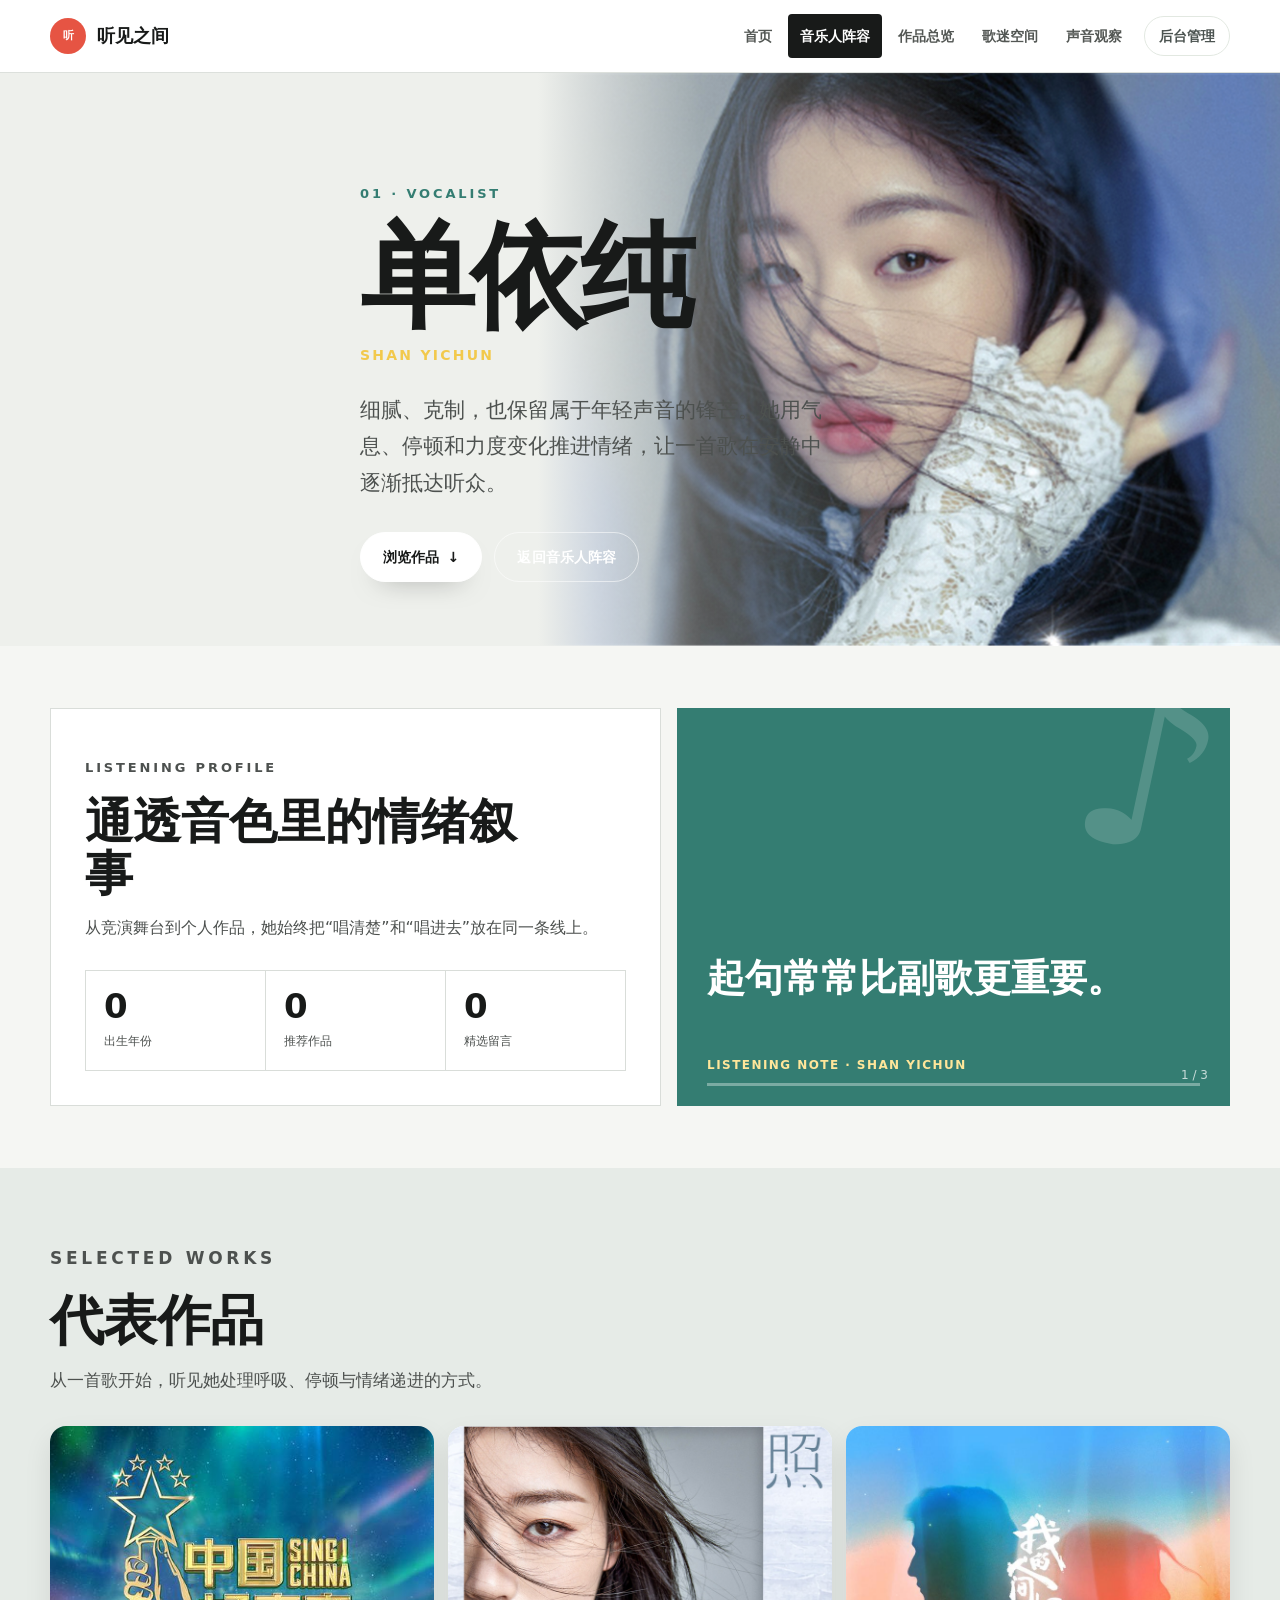
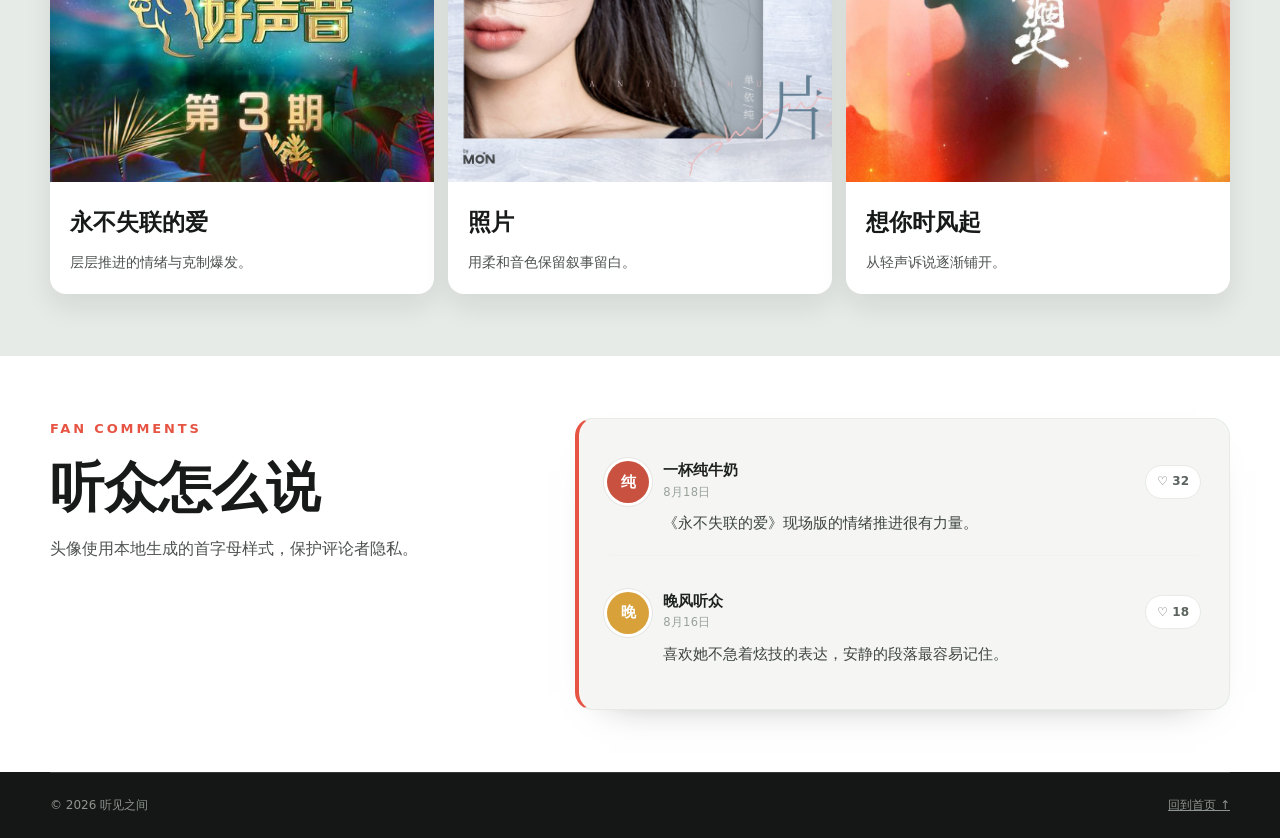
<file: artist-shan-yichun.html>
<!doctype html><html lang="zh-CN"><head><meta charset="utf-8"><meta name="viewport" content="width=device-width, initial-scale=1"><meta name="description" content="单依纯的音乐作品、声音特质与听众留言。"><title>单依纯 | 听见之间</title><link rel="stylesheet" href="css/style.css"><script src="script.js" defer></script></head><body class="artist-page artist-shan" style="--artist-image:url('images/1011.jpg')">
<a class="skip-link" href="#main-content">跳到主要内容</a><nav class="site-nav" aria-label="主导航">
    <div class="container nav-shell">
      <a class="brand" href="index.html" aria-label="听见之间首页"><span class="brand-mark" aria-hidden="true">听</span><span>听见之间</span></a>
      <button class="nav-toggle" type="button" aria-expanded="false" aria-controls="site-menu"><span aria-hidden="true">☰</span><span class="sr-only">打开导航</span></button>
      <ul class="nav-links" id="site-menu">
        <li><a href="index.html">首页</a></li>
        <li><a href="index.html#artists">音乐人阵容</a></li>
        <li><a href="music.html">作品总览</a></li>
        <li><a href="fans.html">歌迷空间</a></li>
        <li><a href="media.html">声音观察</a></li>
        <li><a href="admin.php" class="nav-admin">后台管理</a></li>
      </ul>
    </div>
  </nav>
<main id="main-content"><section class="artist-page-hero"><img class="artist-page-hero-image" src="images/1011.jpg" alt="单依纯人物照片"><div class="container artist-page-copy"><p class="eyebrow">01 · VOCALIST</p><h1>单依纯</h1><p class="artist-name-en">SHAN YICHUN</p><p class="artist-lead">细腻、克制，也保留属于年轻声音的锋芒。她用气息、停顿和力度变化推进情绪，让一首歌在安静中逐渐抵达听众。</p><div class="artist-page-actions"><a class="btn btn-light" href="#works">浏览作品 <span aria-hidden="true">↓</span></a><a class="btn btn-ghost" href="index.html#artists">返回音乐人阵容</a></div></div></section>
<section class="section"><div class="container artist-dashboard"><div class="artist-dashboard-card"><p class="eyebrow">LISTENING PROFILE</p><h2>通透音色里的情绪叙事</h2><p>从竞演舞台到个人作品，她始终把“唱清楚”和“唱进去”放在同一条线上。</p><div class="artist-stats"><div class="artist-stat"><strong data-count-to="2001">0</strong><span>出生年份</span></div><div class="artist-stat"><strong data-count-to="3">0</strong><span>推荐作品</span></div><div class="artist-stat"><strong data-count-to="4">0</strong><span>精选留言</span></div></div></div><div class="dynamic-quote" data-quotes="起句常常比副歌更重要。|轻声不是退让，而是把情绪留给听众。|高音有力量，是因为前面的克制足够真实。"><blockquote data-quote-text>起句常常比副歌更重要。</blockquote><cite>LISTENING NOTE · SHAN YICHUN</cite><span data-quote-index>1 / 3</span></div></div></section>
<section class="section section-muted" id="works"><div class="container"><header class="section-heading"><p class="eyebrow">SELECTED WORKS</p><h2>代表作品</h2><p>从一首歌开始，听见她处理呼吸、停顿与情绪递进的方式。</p></header><div class="artist-work-grid"><article class="artist-work-card"><img src="covers/cover-shan-yongbu.jpg" alt="永不失联的爱封面"><div class="artist-work-card-body"><h3>永不失联的爱</h3><p>层层推进的情绪与克制爆发。</p></div></article><article class="artist-work-card"><img src="covers/cover-shan-zhaopian.jpg" alt="照片封面"><div class="artist-work-card-body"><h3>照片</h3><p>用柔和音色保留叙事留白。</p></div></article><article class="artist-work-card"><img src="covers/cover-shan-xiangni.jpg" alt="想你时风起封面"><div class="artist-work-card-body"><h3>想你时风起</h3><p>从轻声诉说逐渐铺开。</p></div></article></div></div></section>
<section class="section artist-comments"><div class="container comments-layout"><div class="comments-intro"><p class="eyebrow">FAN COMMENTS</p><h2>听众怎么说</h2><p>头像使用本地生成的首字母样式，保护评论者隐私。</p></div><div class="comments-feed"><article class="comment-item"><span class="comment-avatar" aria-hidden="true">纯</span><div class="comment-content"><div class="comment-header"><div><strong>一杯纯牛奶</strong><time>8月18日</time></div><span class="comment-action">♡ 32</span></div><p>《永不失联的爱》现场版的情绪推进很有力量。</p></div></article><article class="comment-item"><span class="comment-avatar" aria-hidden="true">晚</span><div class="comment-content"><div class="comment-header"><div><strong>晚风听众</strong><time>8月16日</time></div><span class="comment-action">♡ 18</span></div><p>喜欢她不急着炫技的表达，安静的段落最容易记住。</p></div></article></div></div></section></main><footer class="site-footer"><div class="container footer-bottom"><span>© 2026 听见之间</span><a href="index.html">回到首页 ↑</a></div></footer></body></html>
</file>
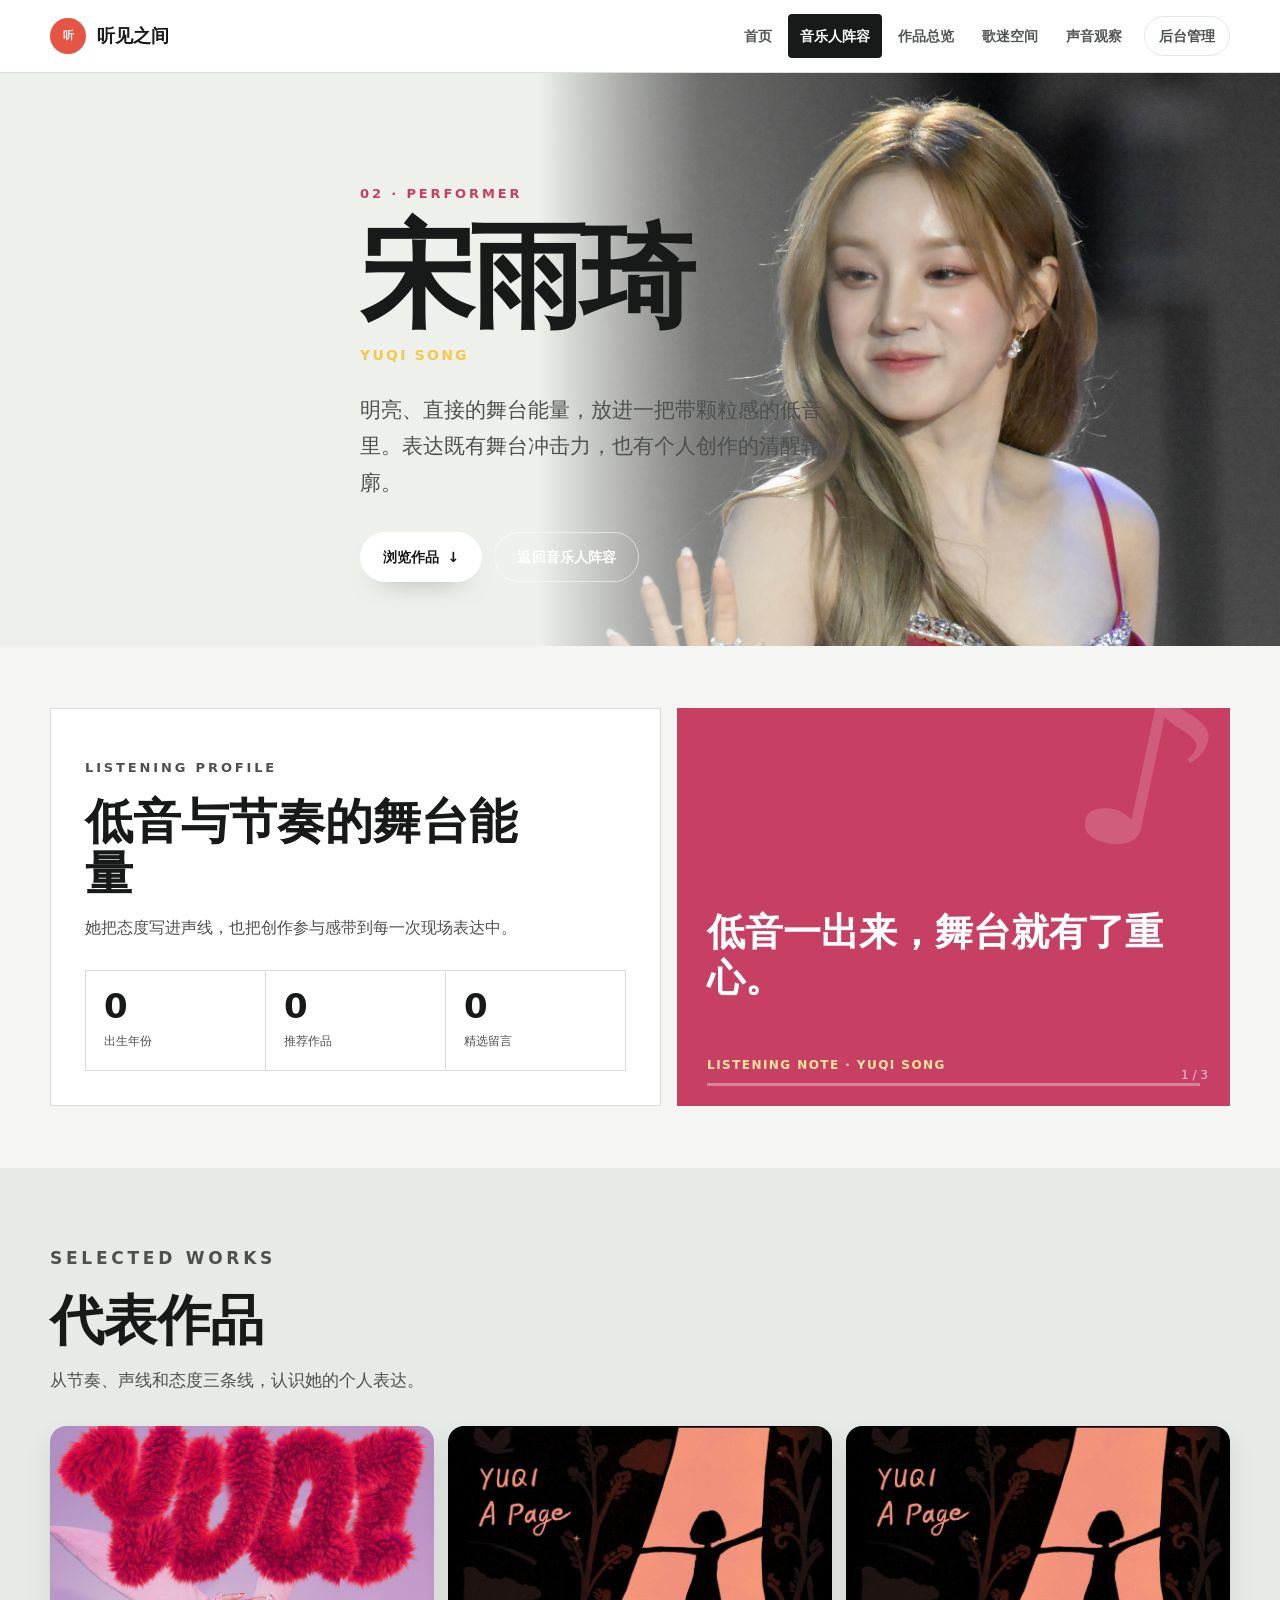
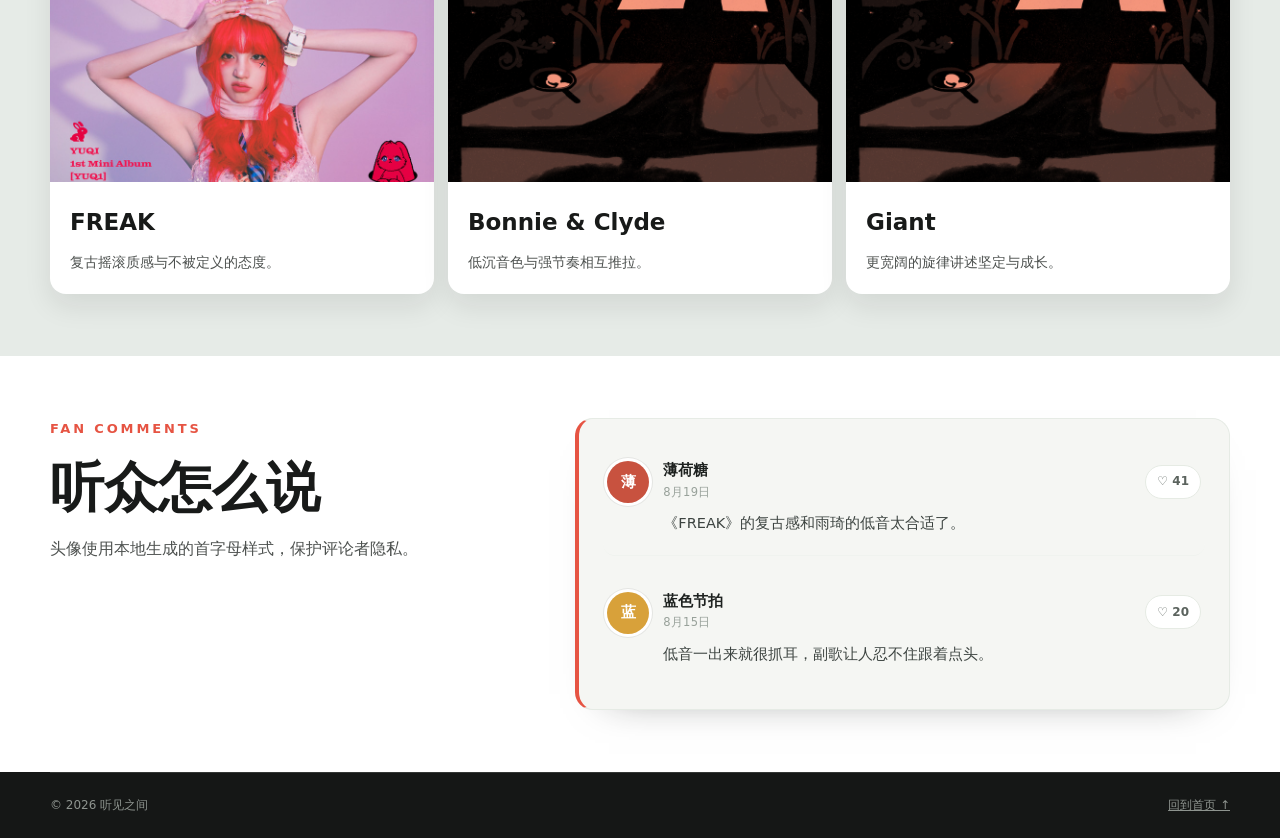
<file: artist-song-yuqi.html>
<!doctype html><html lang="zh-CN"><head><meta charset="utf-8"><meta name="viewport" content="width=device-width, initial-scale=1"><meta name="description" content="宋雨琦的音乐作品、舞台能量与听众留言。"><title>宋雨琦 | 听见之间</title><link rel="stylesheet" href="css/style.css"><script src="script.js" defer></script></head><body class="artist-page artist-yuqi" style="--artist-image:url('images/yuqi-photo.jpg')"><a class="skip-link" href="#main-content">跳到主要内容</a><nav class="site-nav" aria-label="主导航">
    <div class="container nav-shell">
      <a class="brand" href="index.html" aria-label="听见之间首页"><span class="brand-mark" aria-hidden="true">听</span><span>听见之间</span></a>
      <button class="nav-toggle" type="button" aria-expanded="false" aria-controls="site-menu"><span aria-hidden="true">☰</span><span class="sr-only">打开导航</span></button>
      <ul class="nav-links" id="site-menu">
        <li><a href="index.html">首页</a></li>
        <li><a href="index.html#artists">音乐人阵容</a></li>
        <li><a href="music.html">作品总览</a></li>
        <li><a href="fans.html">歌迷空间</a></li>
        <li><a href="media.html">声音观察</a></li>
        <li><a href="admin.php" class="nav-admin">后台管理</a></li>
      </ul>
    </div>
  </nav><main id="main-content"><section class="artist-page-hero"><img class="artist-page-hero-image" src="images/yuqi-photo.jpg" alt="宋雨琦人物照片"><div class="container artist-page-copy"><p class="eyebrow">02 · PERFORMER</p><h1>宋雨琦</h1><p class="artist-name-en">YUQI SONG</p><p class="artist-lead">明亮、直接的舞台能量，放进一把带颗粒感的低音里。表达既有舞台冲击力，也有个人创作的清醒轮廓。</p><div class="artist-page-actions"><a class="btn btn-light" href="#works">浏览作品 <span aria-hidden="true">↓</span></a><a class="btn btn-ghost" href="index.html#artists">返回音乐人阵容</a></div></div></section><section class="section"><div class="container artist-dashboard"><div class="artist-dashboard-card"><p class="eyebrow">LISTENING PROFILE</p><h2>低音与节奏的舞台能量</h2><p>她把态度写进声线，也把创作参与感带到每一次现场表达中。</p><div class="artist-stats"><div class="artist-stat"><strong data-count-to="1999">0</strong><span>出生年份</span></div><div class="artist-stat"><strong data-count-to="3">0</strong><span>推荐作品</span></div><div class="artist-stat"><strong data-count-to="4">0</strong><span>精选留言</span></div></div></div><div class="dynamic-quote" data-quotes="低音一出来，舞台就有了重心。|节奏感是一种身体记忆。|不被定义，是她作品里持续的态度。"><blockquote data-quote-text>低音一出来，舞台就有了重心。</blockquote><cite>LISTENING NOTE · YUQI SONG</cite><span data-quote-index>1 / 3</span></div></div></section><section class="section section-muted" id="works"><div class="container"><header class="section-heading"><p class="eyebrow">SELECTED WORKS</p><h2>代表作品</h2><p>从节奏、声线和态度三条线，认识她的个人表达。</p></header><div class="artist-work-grid"><article class="artist-work-card"><img src="covers/cover-yuqi-freak.jpg" alt="FREAK封面"><div class="artist-work-card-body"><h3>FREAK</h3><p>复古摇滚质感与不被定义的态度。</p></div></article><article class="artist-work-card"><img src="covers/cover-yuqi-bonnie.jpg" alt="Bonnie and Clyde封面"><div class="artist-work-card-body"><h3>Bonnie &amp; Clyde</h3><p>低沉音色与强节奏相互推拉。</p></div></article><article class="artist-work-card"><img src="covers/cover-yuqi-giant.jpg" alt="Giant封面"><div class="artist-work-card-body"><h3>Giant</h3><p>更宽阔的旋律讲述坚定与成长。</p></div></article></div></div></section><section class="section artist-comments"><div class="container comments-layout"><div class="comments-intro"><p class="eyebrow">FAN COMMENTS</p><h2>听众怎么说</h2><p>头像使用本地生成的首字母样式，保护评论者隐私。</p></div><div class="comments-feed"><article class="comment-item"><span class="comment-avatar" aria-hidden="true">薄</span><div class="comment-content"><div class="comment-header"><div><strong>薄荷糖</strong><time>8月19日</time></div><span class="comment-action">♡ 41</span></div><p>《FREAK》的复古感和雨琦的低音太合适了。</p></div></article><article class="comment-item"><span class="comment-avatar" aria-hidden="true">蓝</span><div class="comment-content"><div class="comment-header"><div><strong>蓝色节拍</strong><time>8月15日</time></div><span class="comment-action">♡ 20</span></div><p>低音一出来就很抓耳，副歌让人忍不住跟着点头。</p></div></article></div></div></section></main><footer class="site-footer"><div class="container footer-bottom"><span>© 2026 听见之间</span><a href="index.html">回到首页 ↑</a></div></footer></body></html>
</file>
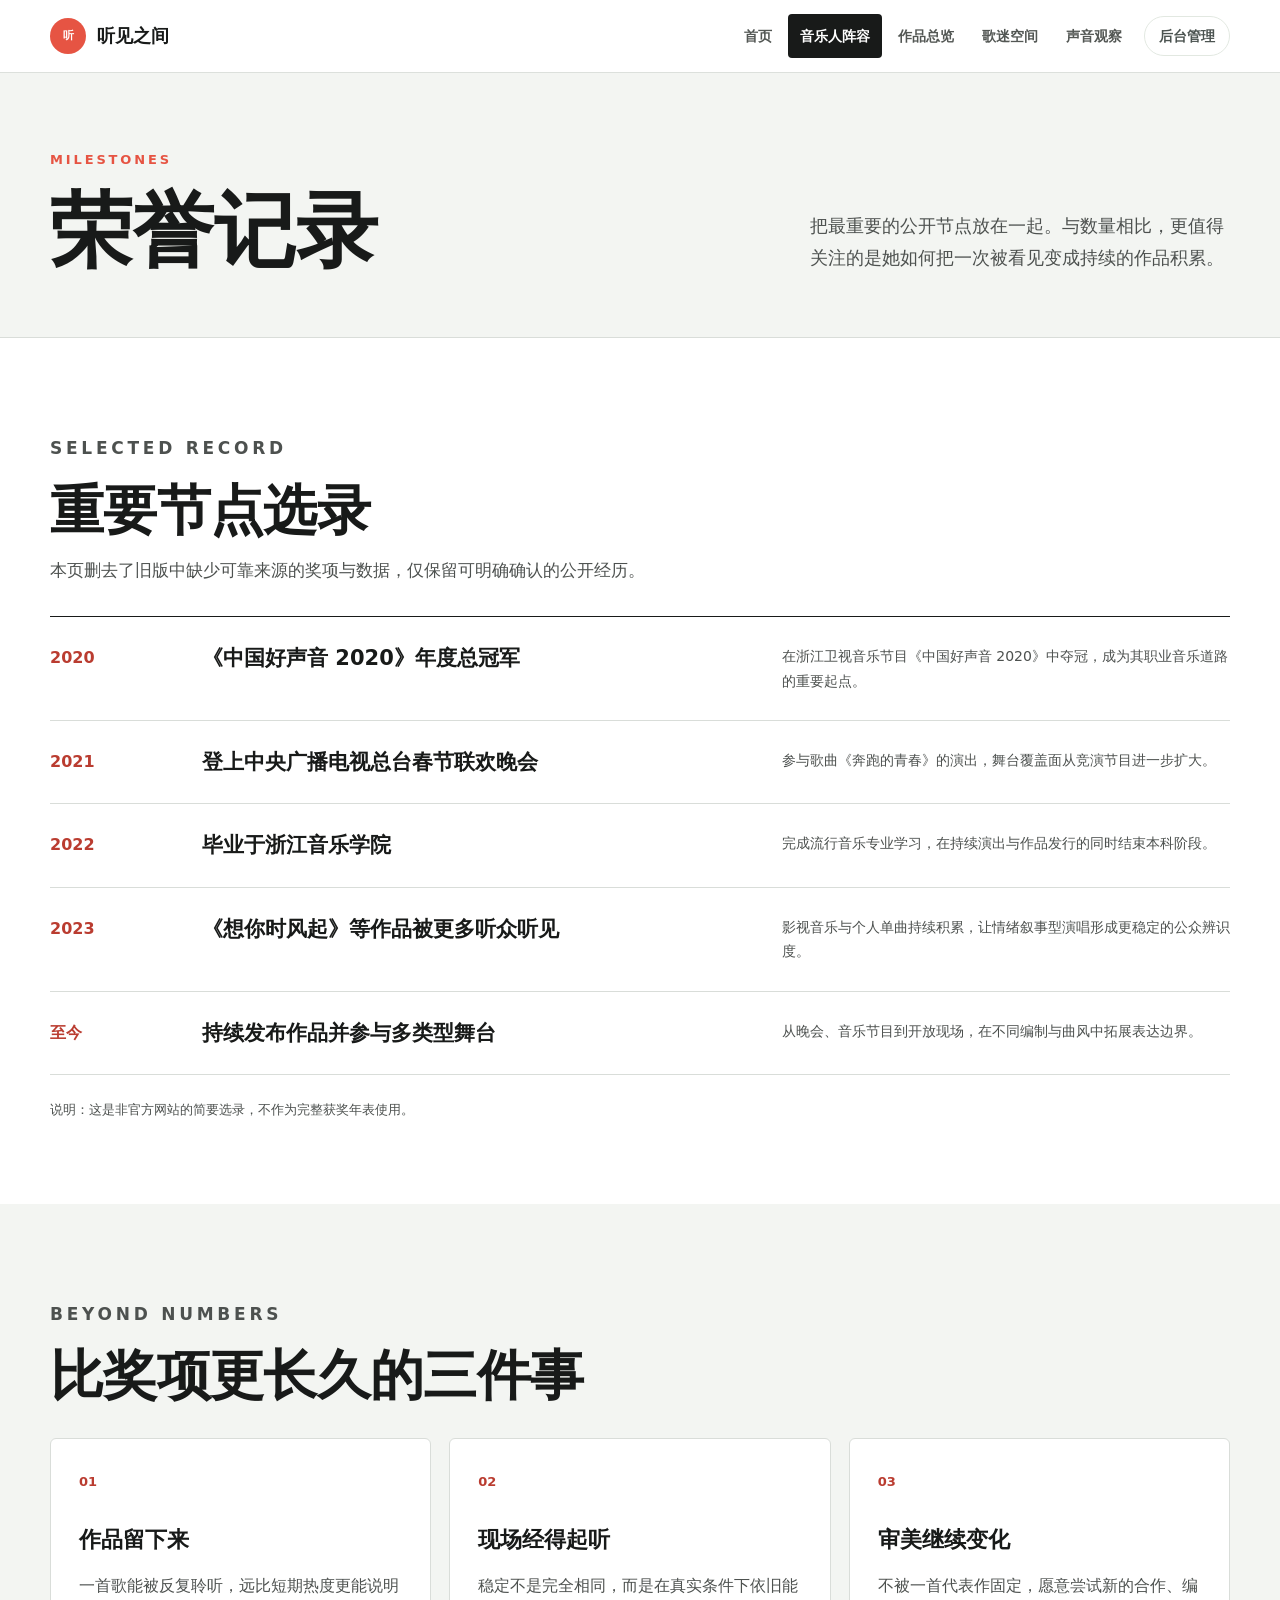
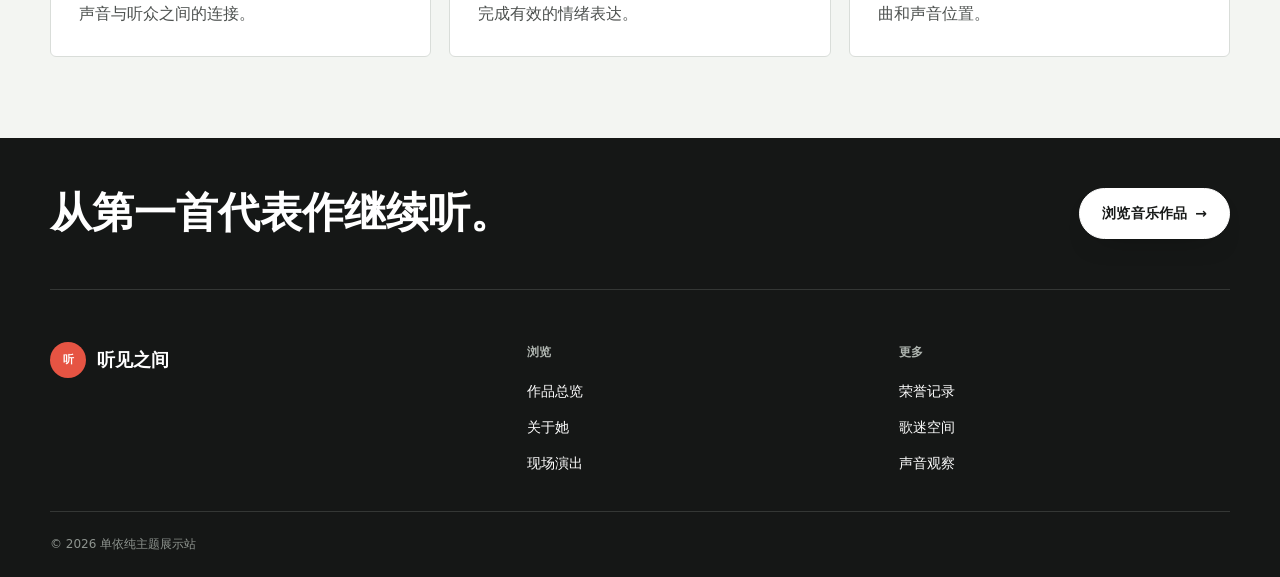
<file: awards.html>
<!doctype html>
<html lang="zh-CN">
<head>
  <meta charset="utf-8">
  <meta name="viewport" content="width=device-width, initial-scale=1">
  <meta name="description" content="单依纯的公开荣誉与音乐成长节点选录。">
  <title>荣誉记录 | 单依纯</title>
  <link rel="stylesheet" href="css/style.css">
  <script src="script.js" defer></script>
</head>
<body>
  <a class="skip-link" href="#main-content">跳到主要内容</a>
  <nav class="site-nav" aria-label="主导航">
    <div class="container nav-shell">
      <a class="brand" href="index.html" aria-label="听见之间首页"><span class="brand-mark" aria-hidden="true">听</span><span>听见之间</span></a>
      <button class="nav-toggle" type="button" aria-expanded="false" aria-controls="site-menu"><span aria-hidden="true">☰</span><span class="sr-only">打开导航</span></button>
      <ul class="nav-links" id="site-menu">
        <li><a href="index.html">首页</a></li>
        <li><a href="index.html#artists">音乐人阵容</a></li>
        <li><a href="music.html">作品总览</a></li>
        <li><a href="fans.html">歌迷空间</a></li>
        <li><a href="media.html">声音观察</a></li>
        <li><a href="admin.php" class="nav-admin">后台管理</a></li>
      </ul>
    </div>
  </nav>

  <main id="main-content">
    <header class="page-masthead"><div class="container"><div><p class="eyebrow">Milestones</p><h1>荣誉记录</h1></div><p class="intro">把最重要的公开节点放在一起。与数量相比，更值得关注的是她如何把一次被看见变成持续的作品积累。</p></div></header>

    <section class="section">
      <div class="container">
        <header class="section-heading"><p class="eyebrow">Selected Record</p><h2>重要节点选录</h2><p>本页删去了旧版中缺少可靠来源的奖项与数据，仅保留可明确确认的公开经历。</p></header>
        <div class="award-list">
          <article class="award-row"><div class="award-year">2020</div><h2>《中国好声音 2020》年度总冠军</h2><p>在浙江卫视音乐节目《中国好声音 2020》中夺冠，成为其职业音乐道路的重要起点。</p></article>
          <article class="award-row"><div class="award-year">2021</div><h2>登上中央广播电视总台春节联欢晚会</h2><p>参与歌曲《奔跑的青春》的演出，舞台覆盖面从竞演节目进一步扩大。</p></article>
          <article class="award-row"><div class="award-year">2022</div><h2>毕业于浙江音乐学院</h2><p>完成流行音乐专业学习，在持续演出与作品发行的同时结束本科阶段。</p></article>
          <article class="award-row"><div class="award-year">2023</div><h2>《想你时风起》等作品被更多听众听见</h2><p>影视音乐与个人单曲持续积累，让情绪叙事型演唱形成更稳定的公众辨识度。</p></article>
          <article class="award-row"><div class="award-year">至今</div><h2>持续发布作品并参与多类型舞台</h2><p>从晚会、音乐节目到开放现场，在不同编制与曲风中拓展表达边界。</p></article>
        </div>
        <p class="award-note">说明：这是非官方网站的简要选录，不作为完整获奖年表使用。</p>
      </div>
    </section>

    <section class="section section-muted"><div class="container"><header class="section-heading"><p class="eyebrow">Beyond Numbers</p><h2>比奖项更长久的三件事</h2></header><div class="info-grid"><article class="info-card"><span class="number">01</span><h3>作品留下来</h3><p>一首歌能被反复聆听，远比短期热度更能说明声音与听众之间的连接。</p></article><article class="info-card"><span class="number">02</span><h3>现场经得起听</h3><p>稳定不是完全相同，而是在真实条件下依旧能完成有效的情绪表达。</p></article><article class="info-card"><span class="number">03</span><h3>审美继续变化</h3><p>不被一首代表作固定，愿意尝试新的合作、编曲和声音位置。</p></article></div></div></section>
  </main>

  <footer class="site-footer"><div class="container footer-cta"><h2>从第一首代表作继续听。</h2><a class="btn btn-light" href="music.html">浏览音乐作品 <span aria-hidden="true">→</span></a></div><div class="container footer-main"><div class="footer-brand"><a class="brand" href="index.html"><span class="brand-mark" aria-hidden="true">听</span><span>听见之间</span></a><p>非官方音乐主题展示站。页面图片均为单依纯真人照片，仅用于网页设计学习与展示。</p></div><div class="footer-nav"><div><h3>浏览</h3><ul><li><a href="music.html">作品总览</a></li><li><a href="about.html">关于她</a></li><li><a href="concert.html">现场演出</a></li></ul></div><div><h3>更多</h3><ul><li><a href="awards.html">荣誉记录</a></li><li><a href="fans.html">歌迷空间</a></li><li><a href="media.html">声音观察</a></li></ul></div></div></div><div class="container footer-bottom"><span>© <span data-current-year>2026</span> 单依纯主题展示站</span><span>非官方网站 · 仅作学习展示</span></div></footer>
</body>
</html>
</file>
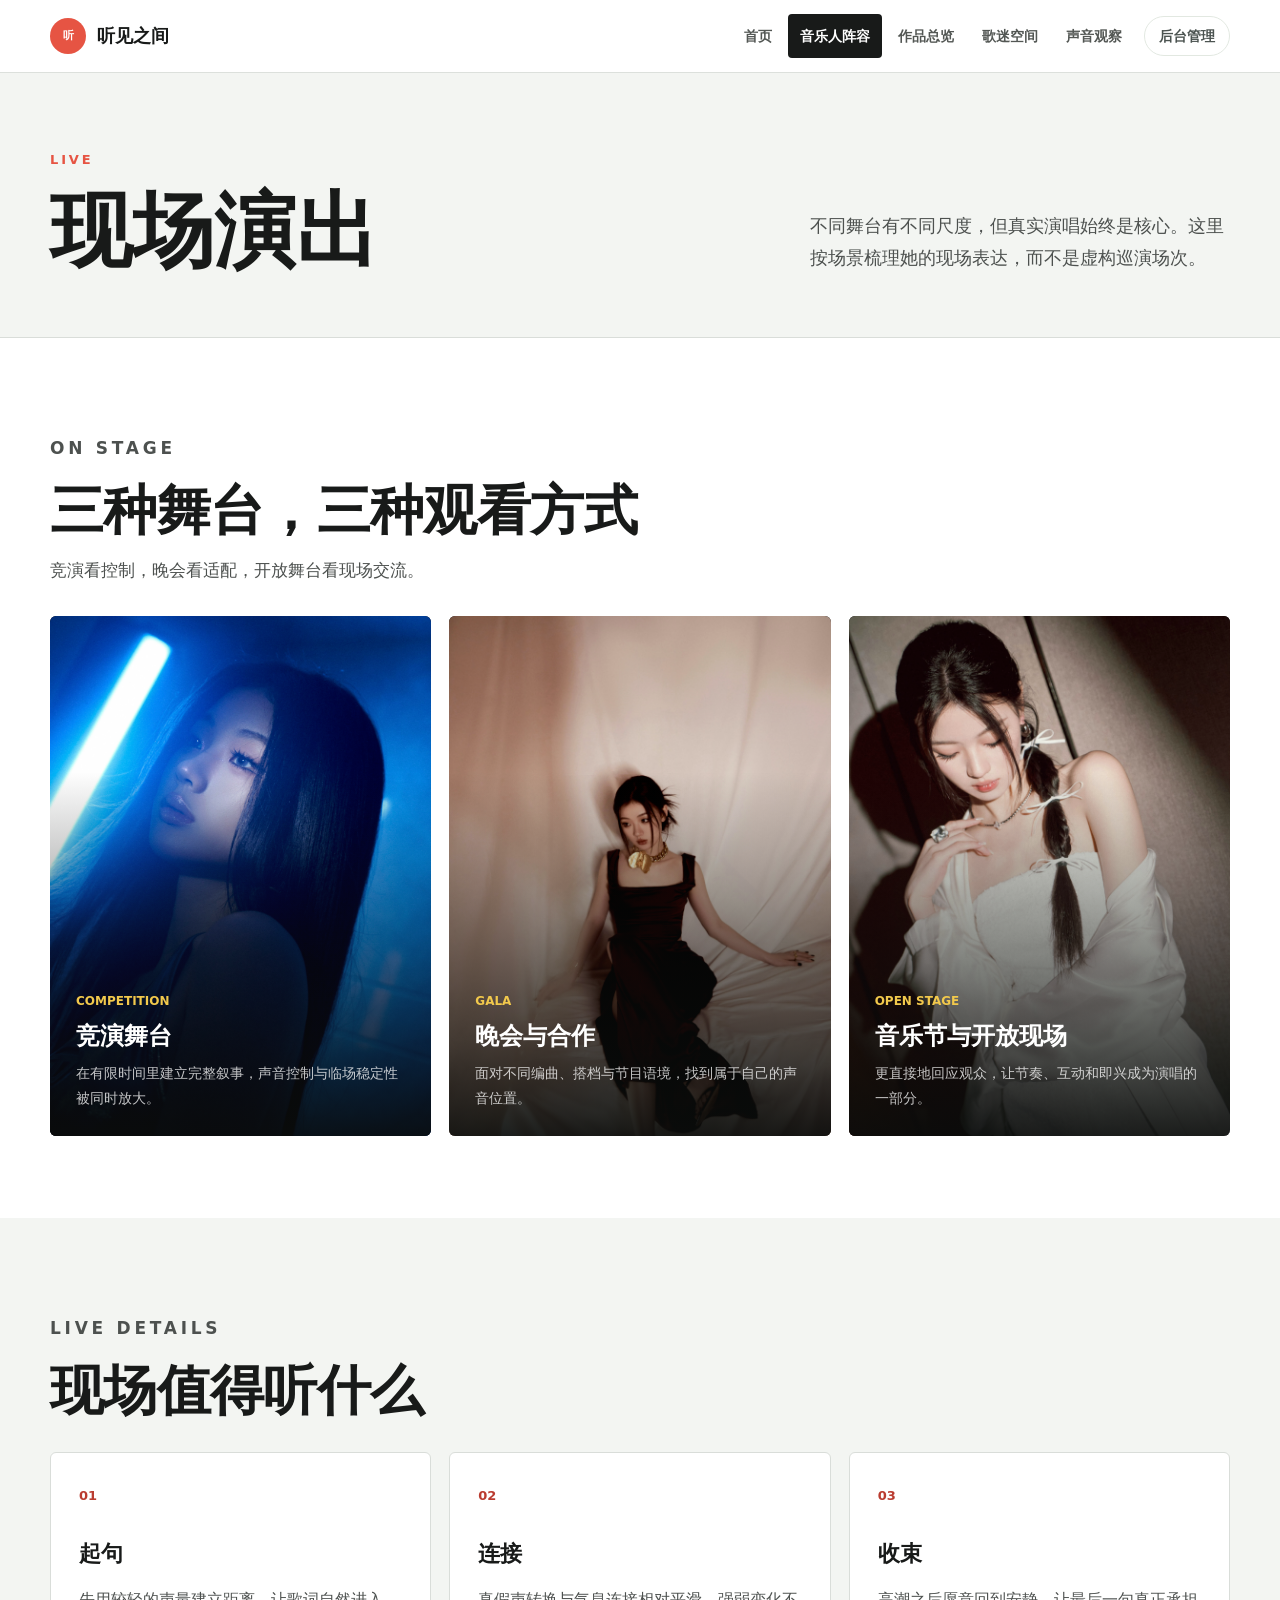
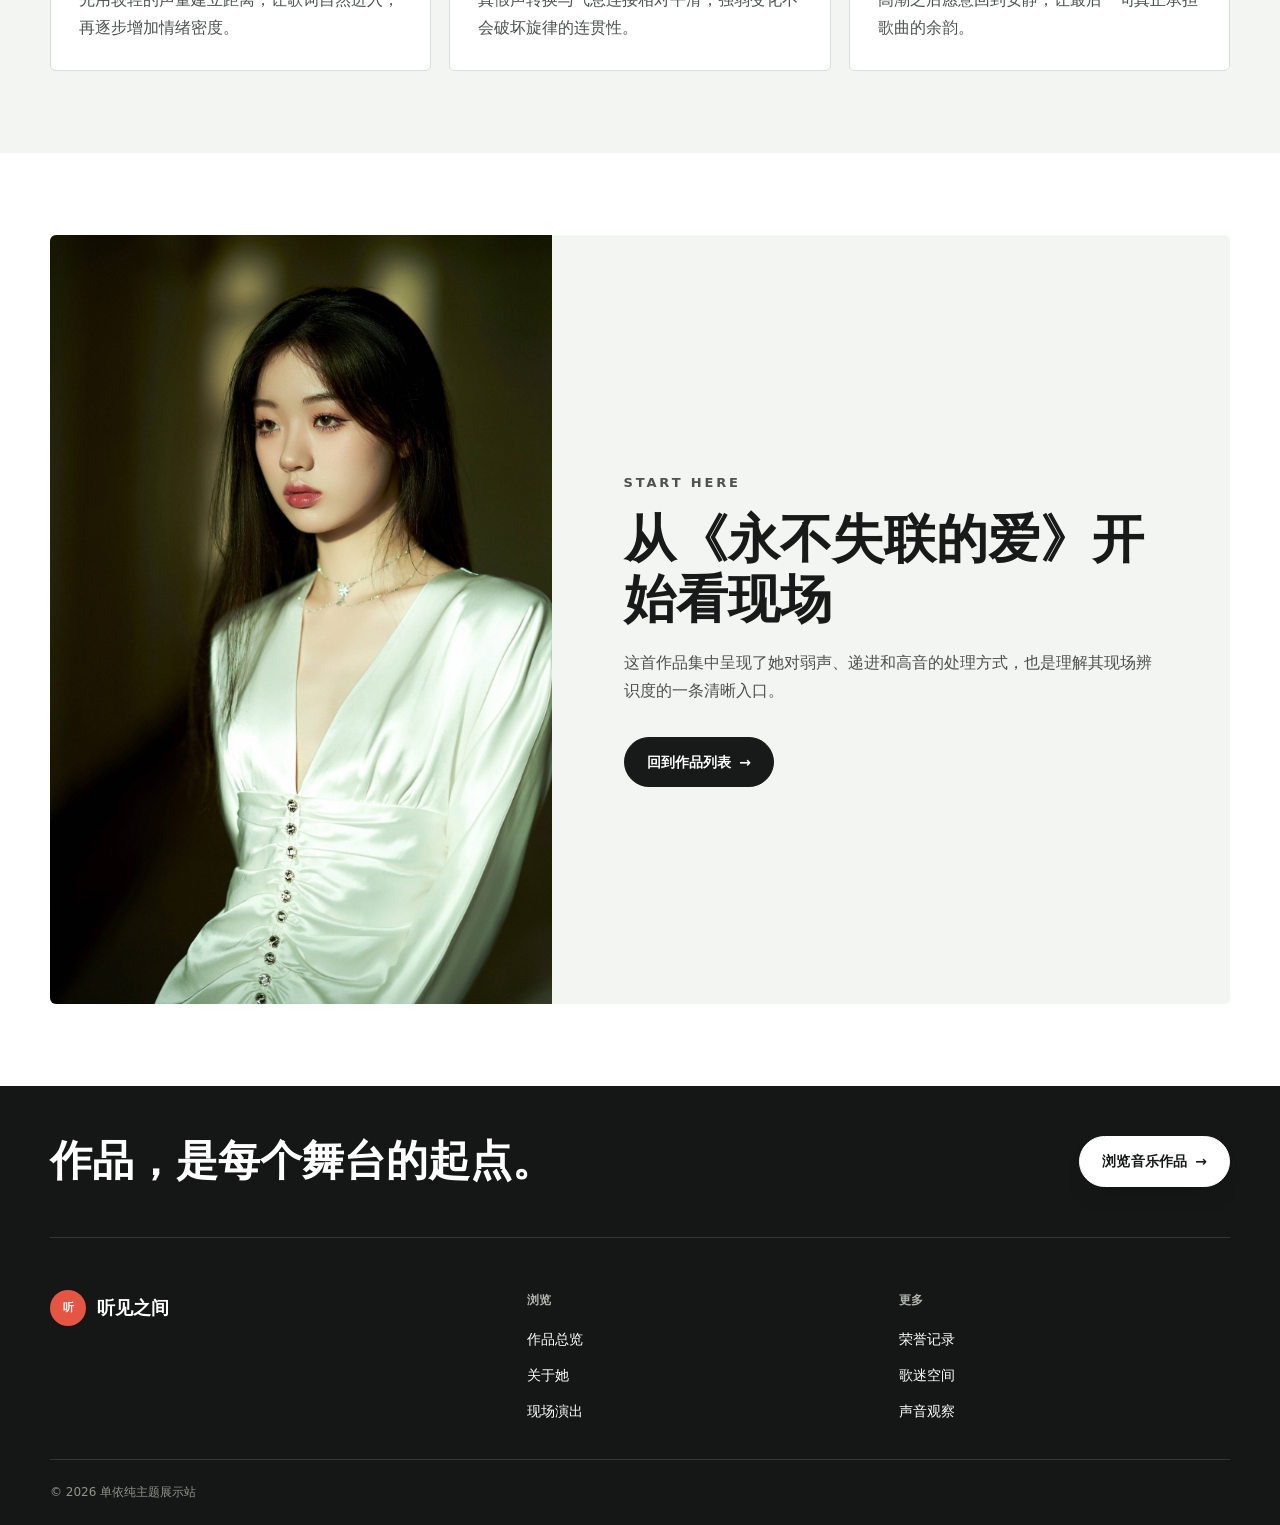
<file: concert.html>
<!doctype html>
<html lang="zh-CN">
<head>
  <meta charset="utf-8">
  <meta name="viewport" content="width=device-width, initial-scale=1">
  <meta name="description" content="浏览单依纯的舞台类型与现场演出特点。">
  <title>现场演出 | 单依纯</title>
  <link rel="stylesheet" href="css/style.css">
  <script src="script.js" defer></script>
</head>
<body>
  <a class="skip-link" href="#main-content">跳到主要内容</a>
  <nav class="site-nav" aria-label="主导航">
    <div class="container nav-shell">
      <a class="brand" href="index.html" aria-label="听见之间首页"><span class="brand-mark" aria-hidden="true">听</span><span>听见之间</span></a>
      <button class="nav-toggle" type="button" aria-expanded="false" aria-controls="site-menu"><span aria-hidden="true">☰</span><span class="sr-only">打开导航</span></button>
      <ul class="nav-links" id="site-menu">
        <li><a href="index.html">首页</a></li>
        <li><a href="index.html#artists">音乐人阵容</a></li>
        <li><a href="music.html">作品总览</a></li>
        <li><a href="fans.html">歌迷空间</a></li>
        <li><a href="media.html">声音观察</a></li>
        <li><a href="admin.php" class="nav-admin">后台管理</a></li>
      </ul>
    </div>
  </nav>

  <main id="main-content">
    <header class="page-masthead"><div class="container"><div><p class="eyebrow">Live</p><h1>现场演出</h1></div><p class="intro">不同舞台有不同尺度，但真实演唱始终是核心。这里按场景梳理她的现场表达，而不是虚构巡演场次。</p></div></header>

    <section class="section">
      <div class="container">
        <header class="section-heading"><p class="eyebrow">On Stage</p><h2>三种舞台，三种观看方式</h2><p>竞演看控制，晚会看适配，开放舞台看现场交流。</p></header>
        <div class="stage-grid">
          <article class="stage-card"><img src="images/syc3.jpg" alt="单依纯蓝色光影舞台写真" width="1000" height="1499"><div class="stage-card-copy"><span>COMPETITION</span><h2>竞演舞台</h2><p>在有限时间里建立完整叙事，声音控制与临场稳定性被同时放大。</p></div></article>
          <article class="stage-card"><img src="images/syc.jpg" alt="单依纯深色礼服写真" width="400" height="599" loading="lazy"><div class="stage-card-copy"><span>GALA</span><h2>晚会与合作</h2><p>面对不同编曲、搭档与节目语境，找到属于自己的声音位置。</p></div></article>
          <article class="stage-card"><img src="images/syc2.jpg" alt="单依纯白色礼服写真" width="400" height="600" loading="lazy"><div class="stage-card-copy"><span>OPEN STAGE</span><h2>音乐节与开放现场</h2><p>更直接地回应观众，让节奏、互动和即兴成为演唱的一部分。</p></div></article>
        </div>
      </div>
    </section>

    <section class="section section-muted">
      <div class="container">
        <header class="section-heading"><p class="eyebrow">Live Details</p><h2>现场值得听什么</h2></header>
        <div class="info-grid">
          <article class="info-card"><span class="number">01</span><h3>起句</h3><p>先用较轻的声量建立距离，让歌词自然进入，再逐步增加情绪密度。</p></article>
          <article class="info-card"><span class="number">02</span><h3>连接</h3><p>真假声转换与气息连接相对平滑，强弱变化不会破坏旋律的连贯性。</p></article>
          <article class="info-card"><span class="number">03</span><h3>收束</h3><p>高潮之后愿意回到安静，让最后一句真正承担歌曲的余韵。</p></article>
        </div>
      </div>
    </section>

    <section class="section"><div class="container media-feature"><img src="images/111.jpg" alt="单依纯白色礼服侧身写真" width="2627" height="4032" loading="lazy"><div class="media-feature-copy"><p class="eyebrow">Start Here</p><h2>从《永不失联的爱》开始看现场</h2><p>这首作品集中呈现了她对弱声、递进和高音的处理方式，也是理解其现场辨识度的一条清晰入口。</p><div class="actions"><a class="btn" href="music.html">回到作品列表 <span aria-hidden="true">→</span></a></div></div></div></section>
  </main>

  <footer class="site-footer"><div class="container footer-cta"><h2>作品，是每个舞台的起点。</h2><a class="btn btn-light" href="music.html">浏览音乐作品 <span aria-hidden="true">→</span></a></div><div class="container footer-main"><div class="footer-brand"><a class="brand" href="index.html"><span class="brand-mark" aria-hidden="true">听</span><span>听见之间</span></a><p>非官方音乐主题展示站。页面图片均为单依纯真人照片，仅用于网页设计学习与展示。</p></div><div class="footer-nav"><div><h3>浏览</h3><ul><li><a href="music.html">作品总览</a></li><li><a href="about.html">关于她</a></li><li><a href="concert.html">现场演出</a></li></ul></div><div><h3>更多</h3><ul><li><a href="awards.html">荣誉记录</a></li><li><a href="fans.html">歌迷空间</a></li><li><a href="media.html">声音观察</a></li></ul></div></div></div><div class="container footer-bottom"><span>© <span data-current-year>2026</span> 单依纯主题展示站</span><span>非官方网站 · 仅作学习展示</span></div></footer>
</body>
</html>
</file>
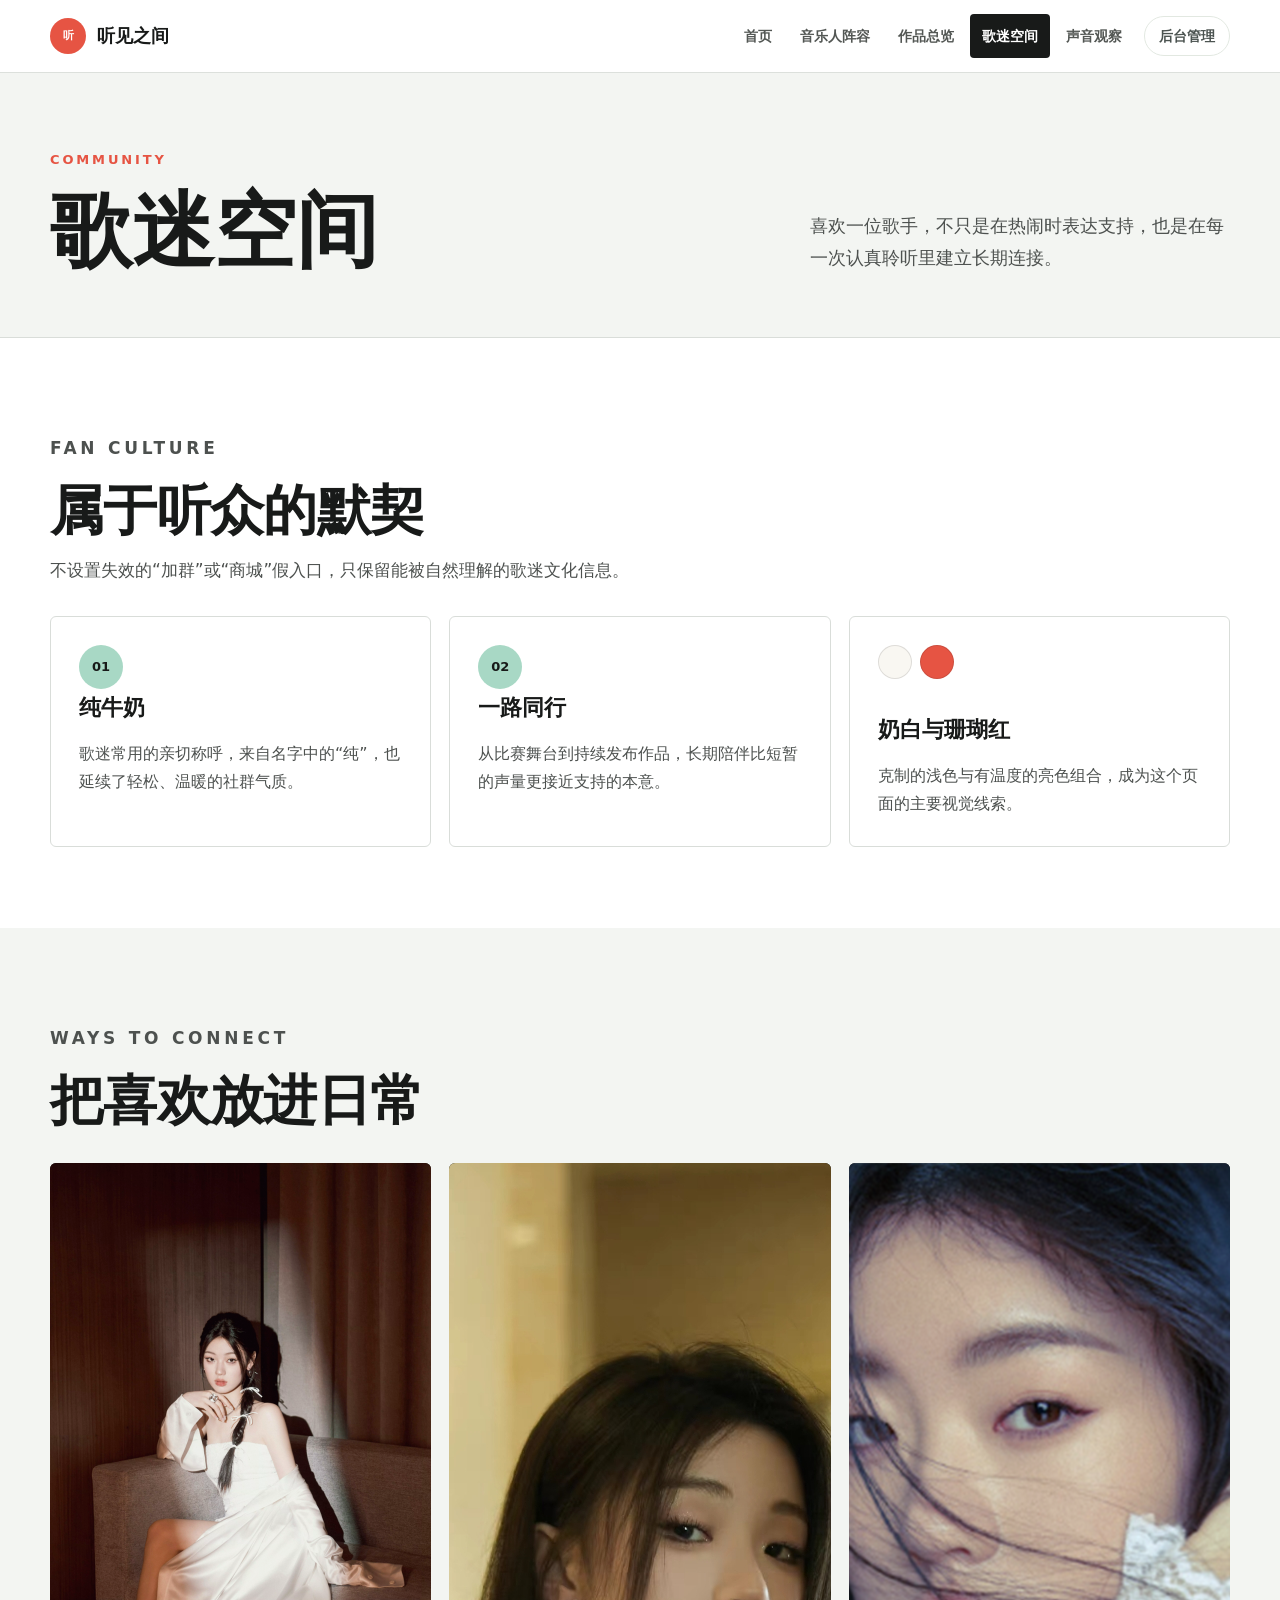
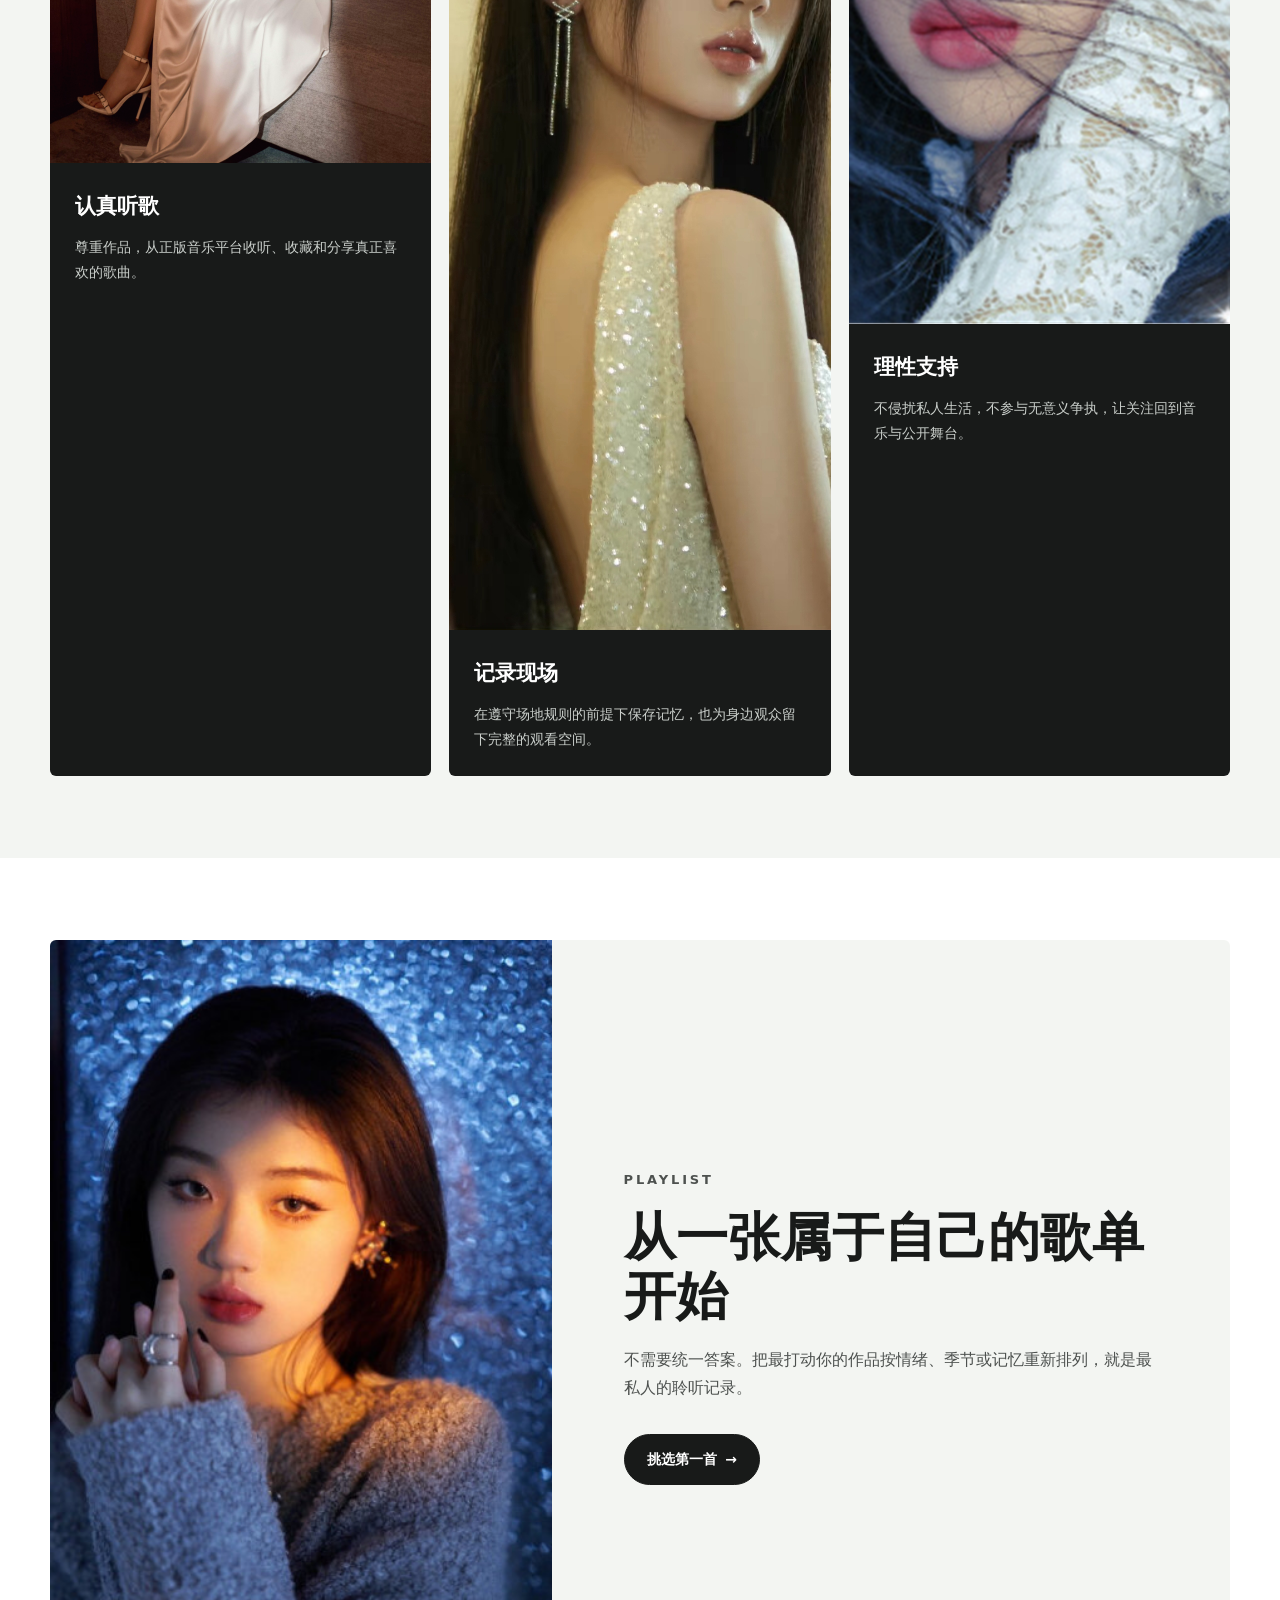
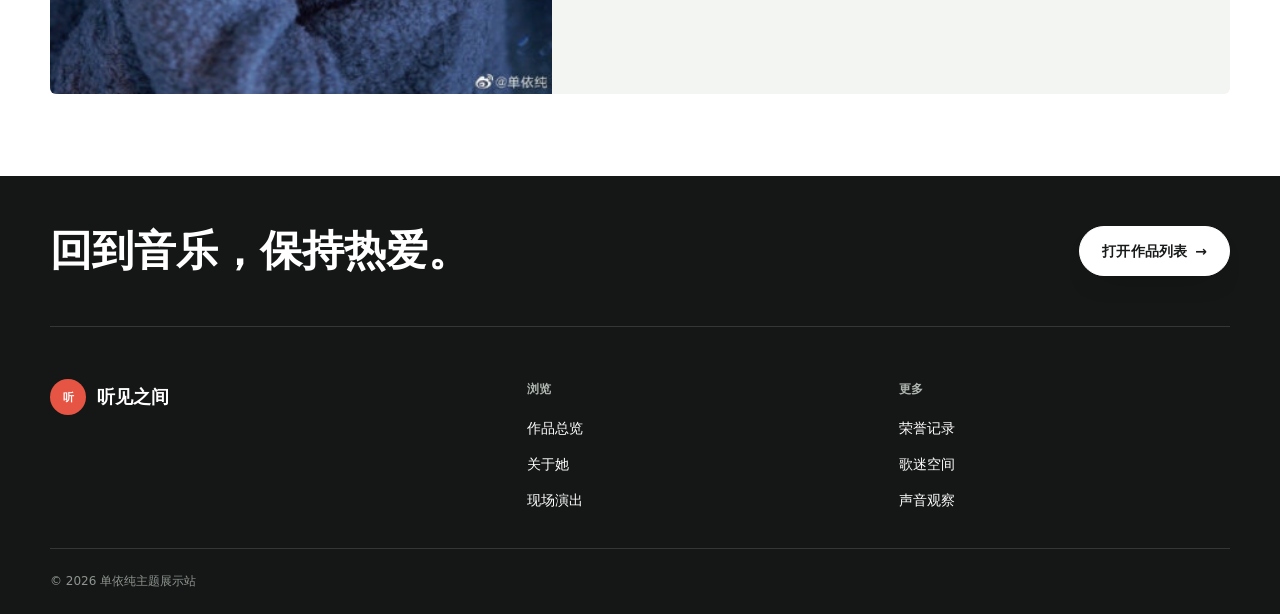
<file: fans.html>
<!doctype html>
<html lang="zh-CN">
<head>
  <meta charset="utf-8">
  <meta name="viewport" content="width=device-width, initial-scale=1">
  <meta name="description" content="单依纯歌迷文化与听歌交流空间。">
  <title>歌迷空间 | 单依纯</title>
  <link rel="stylesheet" href="css/style.css">
  <script src="script.js" defer></script>
</head>
<body>
  <a class="skip-link" href="#main-content">跳到主要内容</a>
  <nav class="site-nav" aria-label="主导航">
    <div class="container nav-shell">
      <a class="brand" href="index.html" aria-label="听见之间首页"><span class="brand-mark" aria-hidden="true">听</span><span>听见之间</span></a>
      <button class="nav-toggle" type="button" aria-expanded="false" aria-controls="site-menu"><span aria-hidden="true">☰</span><span class="sr-only">打开导航</span></button>
      <ul class="nav-links" id="site-menu">
        <li><a href="index.html">首页</a></li>
        <li><a href="index.html#artists">音乐人阵容</a></li>
        <li><a href="music.html">作品总览</a></li>
        <li><a href="fans.html">歌迷空间</a></li>
        <li><a href="media.html">声音观察</a></li>
        <li><a href="admin.php" class="nav-admin">后台管理</a></li>
      </ul>
    </div>
  </nav>

  <main id="main-content">
    <header class="page-masthead"><div class="container"><div><p class="eyebrow">Community</p><h1>歌迷空间</h1></div><p class="intro">喜欢一位歌手，不只是在热闹时表达支持，也是在每一次认真聆听里建立长期连接。</p></div></header>

    <section class="section">
      <div class="container">
        <header class="section-heading"><p class="eyebrow">Fan Culture</p><h2>属于听众的默契</h2><p>不设置失效的“加群”或“商城”假入口，只保留能被自然理解的歌迷文化信息。</p></header>
        <div class="community-grid">
          <article class="community-card"><span class="feature-index">01</span><h2>纯牛奶</h2><p>歌迷常用的亲切称呼，来自名字中的“纯”，也延续了轻松、温暖的社群气质。</p></article>
          <article class="community-card"><span class="feature-index">02</span><h2>一路同行</h2><p>从比赛舞台到持续发布作品，长期陪伴比短暂的声量更接近支持的本意。</p></article>
          <article class="community-card"><div class="swatches" aria-label="奶白色与珊瑚红色彩"><span class="swatch swatch-white" title="奶白色"></span><span class="swatch swatch-coral" title="珊瑚红"></span></div><h2>奶白与珊瑚红</h2><p>克制的浅色与有温度的亮色组合，成为这个页面的主要视觉线索。</p></article>
        </div>
      </div>
    </section>

    <section class="section section-muted">
      <div class="container">
        <header class="section-heading"><p class="eyebrow">Ways to Connect</p><h2>把喜欢放进日常</h2></header>
        <div class="fan-stories">
          <article class="fan-story"><img src="images/1010.jpg" alt="单依纯白色礼服全身写真" width="400" height="600" loading="lazy"><div class="fan-story-copy"><h2>认真听歌</h2><p>尊重作品，从正版音乐平台收听、收藏和分享真正喜欢的歌曲。</p></div></article>
          <article class="fan-story"><img src="images/888.jpg" alt="单依纯白色礼服回眸写真" width="1600" height="1067" loading="lazy"><div class="fan-story-copy"><h2>记录现场</h2><p>在遵守场地规则的前提下保存记忆，也为身边观众留下完整的观看空间。</p></div></article>
          <article class="fan-story"><img src="images/1011.jpg" alt="单依纯蓝色近景写真" width="1024" height="761" loading="lazy"><div class="fan-story-copy"><h2>理性支持</h2><p>不侵扰私人生活，不参与无意义争执，让关注回到音乐与公开舞台。</p></div></article>
        </div>
      </div>
    </section>

    <section class="section"><div class="container media-feature"><img src="images/222.jpg" alt="单依纯暖光近景写真" width="400" height="601" loading="lazy"><div class="media-feature-copy"><p class="eyebrow">Playlist</p><h2>从一张属于自己的歌单开始</h2><p>不需要统一答案。把最打动你的作品按情绪、季节或记忆重新排列，就是最私人的聆听记录。</p><div class="actions"><a class="btn" href="music.html">挑选第一首 <span aria-hidden="true">→</span></a></div></div></div></section>
  </main>

  <footer class="site-footer"><div class="container footer-cta"><h2>回到音乐，保持热爱。</h2><a class="btn btn-light" href="music.html">打开作品列表 <span aria-hidden="true">→</span></a></div><div class="container footer-main"><div class="footer-brand"><a class="brand" href="index.html"><span class="brand-mark" aria-hidden="true">听</span><span>听见之间</span></a><p>非官方音乐主题展示站。页面图片均为单依纯真人照片，仅用于网页设计学习与展示。</p></div><div class="footer-nav"><div><h3>浏览</h3><ul><li><a href="music.html">作品总览</a></li><li><a href="about.html">关于她</a></li><li><a href="concert.html">现场演出</a></li></ul></div><div><h3>更多</h3><ul><li><a href="awards.html">荣誉记录</a></li><li><a href="fans.html">歌迷空间</a></li><li><a href="media.html">声音观察</a></li></ul></div></div></div><div class="container footer-bottom"><span>© <span data-current-year>2026</span> 单依纯主题展示站</span><span>非官方网站 · 仅作学习展示</span></div></footer>
</body>
</html>
</file>
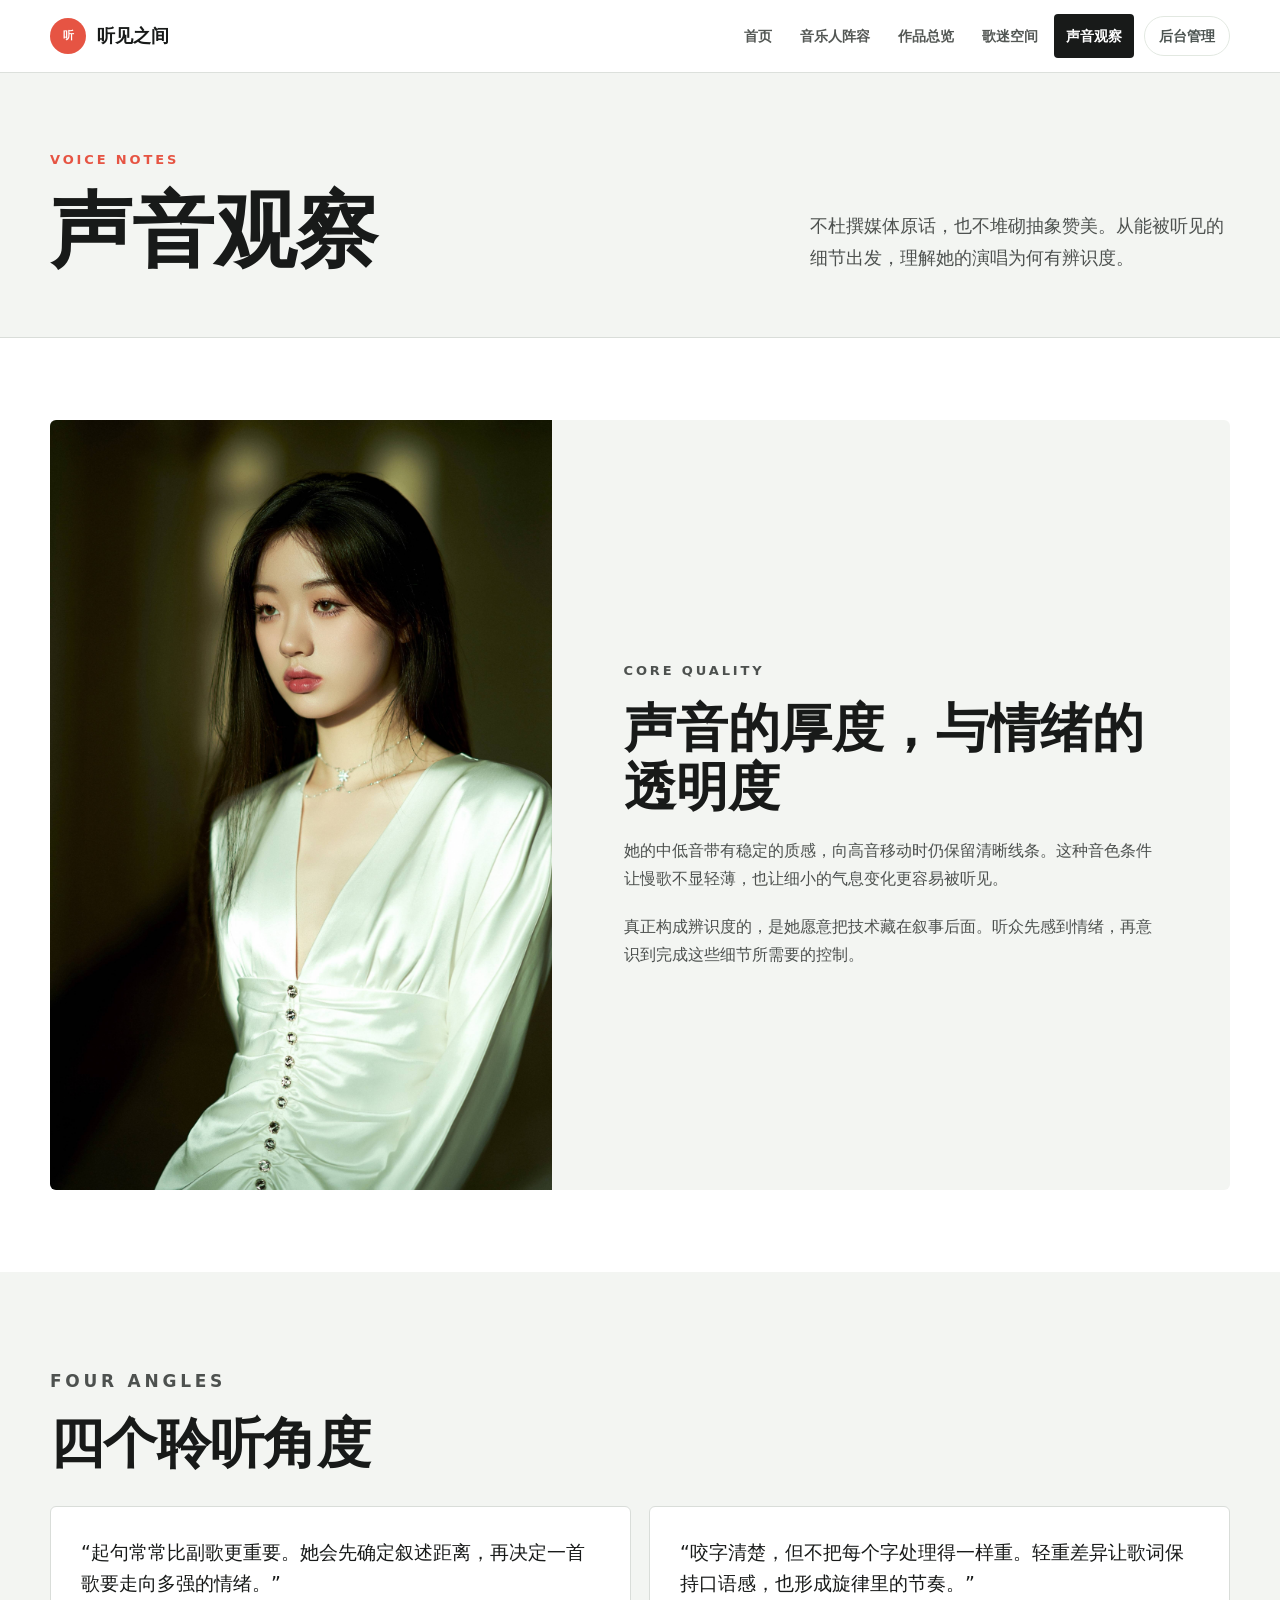
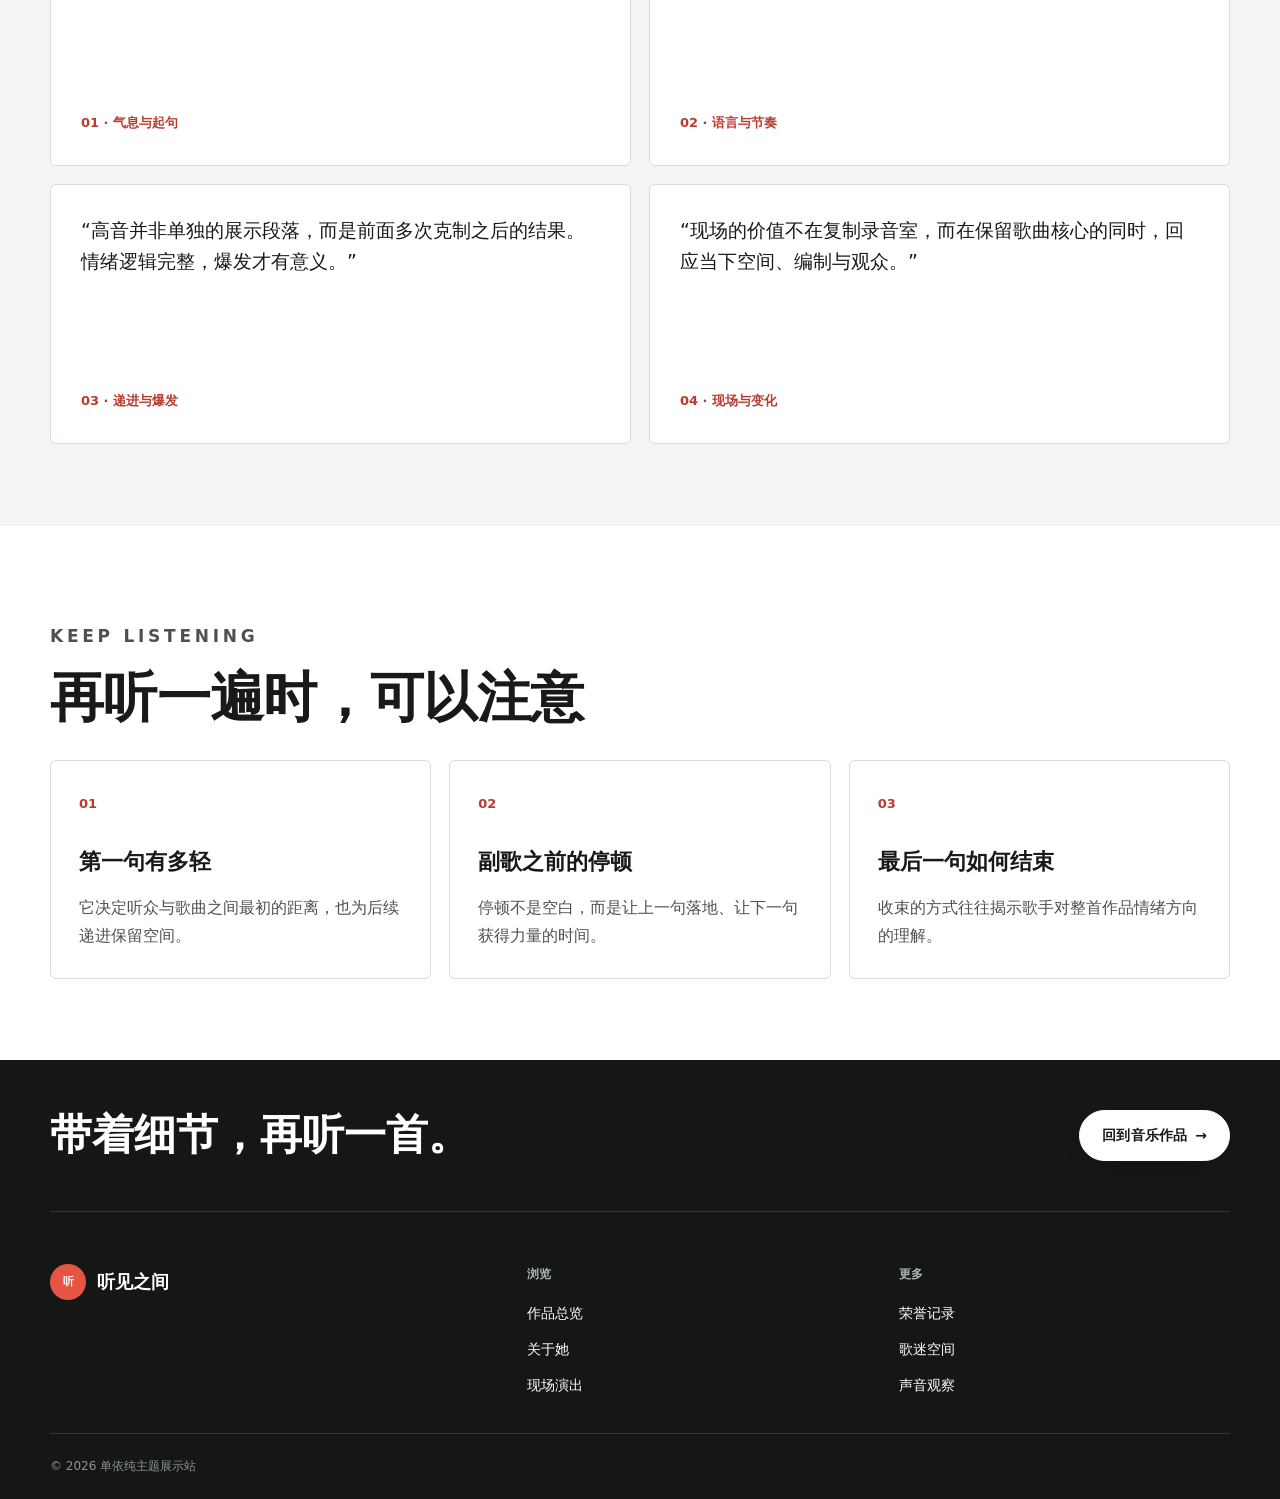
<file: media.html>
<!doctype html>
<html lang="zh-CN">
<head>
  <meta charset="utf-8">
  <meta name="viewport" content="width=device-width, initial-scale=1">
  <meta name="description" content="从音色、情绪、作品与现场角度观察单依纯的演唱。">
  <title>声音观察 | 单依纯</title>
  <link rel="stylesheet" href="css/style.css">
  <script src="script.js" defer></script>
</head>
<body>
  <a class="skip-link" href="#main-content">跳到主要内容</a>
  <nav class="site-nav" aria-label="主导航">
    <div class="container nav-shell">
      <a class="brand" href="index.html" aria-label="听见之间首页"><span class="brand-mark" aria-hidden="true">听</span><span>听见之间</span></a>
      <button class="nav-toggle" type="button" aria-expanded="false" aria-controls="site-menu"><span aria-hidden="true">☰</span><span class="sr-only">打开导航</span></button>
      <ul class="nav-links" id="site-menu">
        <li><a href="index.html">首页</a></li>
        <li><a href="index.html#artists">音乐人阵容</a></li>
        <li><a href="music.html">作品总览</a></li>
        <li><a href="fans.html">歌迷空间</a></li>
        <li><a href="media.html">声音观察</a></li>
        <li><a href="admin.php" class="nav-admin">后台管理</a></li>
      </ul>
    </div>
  </nav>

  <main id="main-content">
    <header class="page-masthead"><div class="container"><div><p class="eyebrow">Voice Notes</p><h1>声音观察</h1></div><p class="intro">不杜撰媒体原话，也不堆砌抽象赞美。从能被听见的细节出发，理解她的演唱为何有辨识度。</p></div></header>

    <section class="section">
      <div class="container media-feature"><img src="images/111.jpg" alt="单依纯白色礼服人像写真" width="2627" height="4032"><div class="media-feature-copy"><p class="eyebrow">Core Quality</p><h2>声音的厚度，与情绪的透明度</h2><p>她的中低音带有稳定的质感，向高音移动时仍保留清晰线条。这种音色条件让慢歌不显轻薄，也让细小的气息变化更容易被听见。</p><p>真正构成辨识度的，是她愿意把技术藏在叙事后面。听众先感到情绪，再意识到完成这些细节所需要的控制。</p></div></div>
    </section>

    <section class="section section-muted">
      <div class="container">
        <header class="section-heading"><p class="eyebrow">Four Angles</p><h2>四个聆听角度</h2></header>
        <div class="quote-grid">
          <article class="quote-card"><blockquote>“起句常常比副歌更重要。她会先确定叙述距离，再决定一首歌要走向多强的情绪。”</blockquote><footer>01 · 气息与起句</footer></article>
          <article class="quote-card"><blockquote>“咬字清楚，但不把每个字处理得一样重。轻重差异让歌词保持口语感，也形成旋律里的节奏。”</blockquote><footer>02 · 语言与节奏</footer></article>
          <article class="quote-card"><blockquote>“高音并非单独的展示段落，而是前面多次克制之后的结果。情绪逻辑完整，爆发才有意义。”</blockquote><footer>03 · 递进与爆发</footer></article>
          <article class="quote-card"><blockquote>“现场的价值不在复制录音室，而在保留歌曲核心的同时，回应当下空间、编制与观众。”</blockquote><footer>04 · 现场与变化</footer></article>
        </div>
      </div>
    </section>

    <section class="section"><div class="container"><header class="section-heading"><p class="eyebrow">Keep Listening</p><h2>再听一遍时，可以注意</h2></header><div class="info-grid"><article class="info-card"><span class="number">01</span><h3>第一句有多轻</h3><p>它决定听众与歌曲之间最初的距离，也为后续递进保留空间。</p></article><article class="info-card"><span class="number">02</span><h3>副歌之前的停顿</h3><p>停顿不是空白，而是让上一句落地、让下一句获得力量的时间。</p></article><article class="info-card"><span class="number">03</span><h3>最后一句如何结束</h3><p>收束的方式往往揭示歌手对整首作品情绪方向的理解。</p></article></div></div></section>
  </main>

  <footer class="site-footer"><div class="container footer-cta"><h2>带着细节，再听一首。</h2><a class="btn btn-light" href="music.html">回到音乐作品 <span aria-hidden="true">→</span></a></div><div class="container footer-main"><div class="footer-brand"><a class="brand" href="index.html"><span class="brand-mark" aria-hidden="true">听</span><span>听见之间</span></a><p>非官方音乐主题展示站。页面图片均为单依纯真人照片，仅用于网页设计学习与展示。</p></div><div class="footer-nav"><div><h3>浏览</h3><ul><li><a href="music.html">作品总览</a></li><li><a href="about.html">关于她</a></li><li><a href="concert.html">现场演出</a></li></ul></div><div><h3>更多</h3><ul><li><a href="awards.html">荣誉记录</a></li><li><a href="fans.html">歌迷空间</a></li><li><a href="media.html">声音观察</a></li></ul></div></div></div><div class="container footer-bottom"><span>© <span data-current-year>2026</span> 单依纯主题展示站</span><span>非官方网站 · 仅作学习展示</span></div></footer>
</body>
</html>
</file>
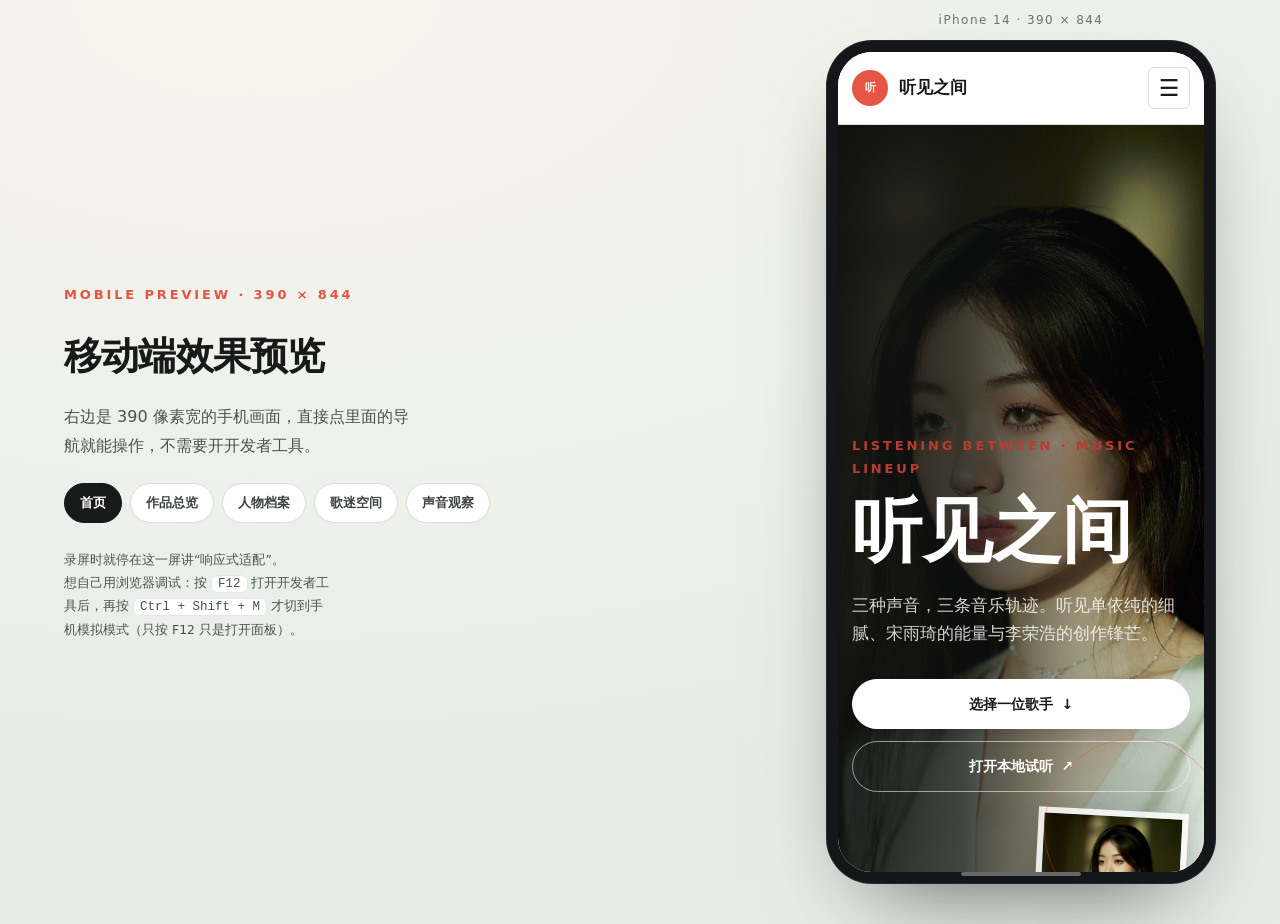
<file: mobile-preview.html>
<!doctype html>
<html lang="zh-CN">
<head>
<meta charset="utf-8">
<meta name="viewport" content="width=device-width, initial-scale=1">
<title>移动端预览 | 听见之间</title>
<link rel="stylesheet" href="css/style.css">
<style>
  /* 覆盖全局入场动画，保证这一页直接可见 */
  html, body { opacity: 1 !important; transform: none !important; }
  .preview-page {
    min-height: 100svh;
    display: grid;
    grid-template-columns: 1fr auto;
    gap: 40px;
    align-items: center;
    padding: 40px clamp(24px, 5vw, 72px);
    background: radial-gradient(120% 90% at 20% 0%, #f7f3ea 0%, #eef1ec 55%, #e6ece6 100%);
  }
  .preview-copy h1 { font-size: clamp(26px, 3vw, 40px); letter-spacing: -.02em; margin: 6px 0 14px; }
  .preview-copy p { color: #4b5350; line-height: 1.8; max-width: 34ch; }
  .preview-copy .eyebrow { color: var(--coral); }
  .preview-tabs { display: flex; flex-wrap: wrap; gap: 8px; margin-top: 22px; }
  .preview-tab {
    padding: 8px 15px; border: 1px solid #d7ded6; border-radius: 999px;
    background: #fff; color: #3d4441; font-size: 13px; font-weight: 700; cursor: pointer;
    transition: border-color .16s ease, color .16s ease, background-color .16s ease;
  }
  .preview-tab:hover { border-color: var(--coral); color: var(--coral); }
  .preview-tab.is-active { background: var(--ink); border-color: var(--ink); color: #fff; }
  .preview-tip { margin-top: 26px; font-size: 12.5px; color: #7a827c; line-height: 1.9; }
  .preview-tip code { background: #fff; border: 1px solid #e2e8e1; border-radius: 6px; padding: 1px 6px; }

  .phone {
    position: relative;
    width: 390px;
    height: 844px;
    padding: 12px;
    border-radius: 46px;
    background: #14161a;
    box-shadow: 0 40px 90px -46px rgba(16, 18, 17, .75), inset 0 0 0 1px rgba(255,255,255,.08);
  }
  .phone::after {
    content: "";
    position: absolute;
    left: 50%;
    bottom: 8px;
    transform: translateX(-50%);
    width: 120px;
    height: 4px;
    border-radius: 999px;
    background: rgba(255,255,255,.35);
  }
  .phone iframe {
    width: 100%;
    height: 100%;
    border: 0;
    border-radius: 34px;
    background: #fff;
    display: block;
  }
  .phone-label {
    position: absolute;
    top: -30px;
    left: 50%;
    transform: translateX(-50%);
    font-size: 12px;
    letter-spacing: .12em;
    color: #6b736d;
    white-space: nowrap;
  }
  @media (max-width: 1080px) {
    /* 覆盖全局入场动画，保证这一页直接可见 */
  html, body { opacity: 1 !important; transform: none !important; }
  .preview-page { grid-template-columns: 1fr; justify-items: center; text-align: center; padding-top: 32px; }
    .preview-copy p { max-width: 30ch; margin-inline: auto; }
    .preview-tabs { justify-content: center; }
    .phone { transform: scale(.82); transform-origin: top center; }
  }
</style>
</head>
<body class="preview-page">

  <section class="preview-copy">
    <p class="eyebrow">MOBILE PREVIEW · 390 × 844</p>
    <h1>移动端效果预览</h1>
    <p>右边是 390 像素宽的手机画面，直接点里面的导航就能操作，不需要开开发者工具。</p>
    <div class="preview-tabs">
      <button class="preview-tab is-active" type="button" data-src="index.html">首页</button>
      <button class="preview-tab" type="button" data-src="music.html">作品总览</button>
      <button class="preview-tab" type="button" data-src="artist-shan-yichun.html">人物档案</button>
      <button class="preview-tab" type="button" data-src="fans.html">歌迷空间</button>
      <button class="preview-tab" type="button" data-src="media.html">声音观察</button>
    </div>
    <p class="preview-tip">
      录屏时就停在这一屏讲“响应式适配”。<br>
      想自己用浏览器调试：按 <code>F12</code> 打开开发者工具后，再按 <code>Ctrl + Shift + M</code>
      才切到手机模拟模式（只按 F12 只是打开面板）。
    </p>
  </section>

  <div class="phone">
    <span class="phone-label">iPhone 14 · 390 × 844</span>
    <iframe id="phone-frame" src="index.html" title="移动端预览"></iframe>
  </div>

  <script>
    const frame = document.getElementById("phone-frame");
    document.querySelectorAll(".preview-tab").forEach((tab) => {
      tab.addEventListener("click", () => {
        document.querySelectorAll(".preview-tab").forEach((t) => t.classList.remove("is-active"));
        tab.classList.add("is-active");
        frame.src = tab.dataset.src;
      });
    });
  </script>
</body>
</html>
</file>
<file: css/style.css>
:root {
  --ink: #181a19;
  --ink-soft: #4d514f;
  --paper: #ffffff;
  --canvas: #f3f5f2;
  --line: #d9ddd9;
  --coral: #e65443;
  --coral-dark: #ba3c30;
  --mint: #a8d8c5;
  --yellow: #f2c94c;
  --radius: 6px;
  --shadow: 0 18px 55px rgba(24, 26, 25, 0.1);
  --container: 1180px;
}

* {
  box-sizing: border-box;
  margin: 0;
  padding: 0;
}

html {
  scroll-behavior: smooth;
}

body {
  min-width: 320px;
  overflow-x: hidden;
  background: var(--paper);
  color: var(--ink);
  font-family: "Microsoft YaHei", "PingFang SC", system-ui, -apple-system, BlinkMacSystemFont, "Segoe UI", sans-serif;
  font-size: 16px;
  line-height: 1.75;
  letter-spacing: 0;
  text-rendering: optimizeLegibility;
}

.scroll-progress {
  position: fixed;
  inset: 0 0 auto;
  z-index: 1500;
  height: 3px;
  transform: scaleX(0);
  transform-origin: left center;
  background: linear-gradient(90deg, var(--coral), var(--yellow), var(--mint));
  pointer-events: none;
}

body.menu-open {
  overflow: hidden;
}

img {
  display: block;
  max-width: 100%;
}

a {
  color: inherit;
}

button,
input,
textarea {
  font: inherit;
}

button,
a {
  -webkit-tap-highlight-color: transparent;
}

:focus-visible {
  outline: 3px solid var(--yellow);
  outline-offset: 3px;
}

.skip-link {
  position: fixed;
  top: 10px;
  left: 10px;
  z-index: 2000;
  transform: translateY(-160%);
  padding: 10px 14px;
  border-radius: var(--radius);
  background: var(--ink);
  color: var(--paper);
}

.skip-link:focus {
  transform: translateY(0);
}

.sr-only {
  position: absolute;
  width: 1px;
  height: 1px;
  padding: 0;
  margin: -1px;
  overflow: hidden;
  clip: rect(0, 0, 0, 0);
  white-space: nowrap;
  border: 0;
}

.container {
  width: min(calc(100% - 40px), var(--container));
  margin-inline: auto;
}

section[id],
main[id] {
  scroll-margin-top: 88px;
}

.site-nav {
  position: sticky;
  top: 0;
  z-index: 1000;
  border-bottom: 1px solid rgba(217, 221, 217, 0.9);
  background: rgba(255, 255, 255, 0.96);
  backdrop-filter: blur(16px);
}

.nav-shell {
  min-height: 72px;
  display: flex;
  align-items: center;
  justify-content: space-between;
  gap: 28px;
}

.brand {
  flex: 0 0 auto;
  display: inline-flex;
  align-items: center;
  gap: 11px;
  color: var(--ink);
  font-size: 18px;
  font-weight: 800;
  text-decoration: none;
}

.brand-mark {
  width: 36px;
  height: 36px;
  display: inline-grid;
  place-items: center;
  border-radius: 50%;
  background: var(--coral);
  color: var(--paper);
  font-size: 11px;
  font-weight: 900;
}

.nav-links {
  flex: 1 1 auto;
  display: flex;
  align-items: center;
  justify-content: flex-end;
  gap: 4px;
  list-style: none;
}

.nav-links a {
  display: block;
  padding: 10px 12px;
  border-radius: 4px;
  color: #535754;
  font-size: 14px;
  font-weight: 650;
  text-decoration: none;
  transition: color 160ms ease, background-color 160ms ease;
}

.nav-links a:hover {
  background: var(--canvas);
  color: var(--ink);
}

.nav-links a[aria-current="page"] {
  background: var(--ink);
  color: var(--paper);
}

.nav-toggle {
  width: 42px;
  height: 42px;
  display: none;
  place-items: center;
  border: 1px solid var(--line);
  border-radius: var(--radius);
  background: var(--paper);
  color: var(--ink);
  cursor: pointer;
  font-size: 23px;
  line-height: 1;
  flex: 0 0 42px;
}

.home-hero {
  min-height: min(720px, calc(100svh - 112px));
  display: flex;
  align-items: flex-end;
  position: relative;
  isolation: isolate;
  overflow: hidden;
  background: #e8eee8 var(--hero-image, url("../images/111.jpg")) center 28% / cover no-repeat;
  color: var(--ink);
  background-position: center calc(28% + var(--hero-shift, 0px));
}

.hero-side-notes { position: absolute; z-index: 2; right: clamp(22px, 7vw, 110px); top: 50%; width: min(290px, 30vw); transform: translateY(-45%); color: var(--paper); }
.hero-portrait-frame { position:relative; width:150px; height:190px; margin:0 0 18px auto; overflow:hidden; border:6px solid rgba(255,255,255,.85); box-shadow:0 18px 40px rgba(30,40,30,.22); transform:rotate(3deg); animation: portrait-drift 5s ease-in-out infinite; }
.hero-portrait-frame img { width:100%; height:100%; object-fit:cover; object-position:center 18%; }
.hero-portrait-frame span { position:absolute; left:8px; bottom:7px; color:#fff; font-size:8px; letter-spacing:.12em; text-shadow:0 1px 4px #000; }
@keyframes portrait-drift { 0%,100%{transform:rotate(3deg) translateY(0)} 50%{transform:rotate(-1deg) translateY(-8px)} }
.hero-side-notes::after { content:""; position:absolute; width:180px; height:180px; right:-42px; top:-72px; border:1px solid rgba(230,84,67,.35); border-radius:50%; animation: orbit-float 8s ease-in-out infinite; pointer-events:none; }
.hero-live-pill { display: flex; align-items: center; gap: 9px; padding-bottom: 14px; border-bottom: 1px solid rgba(255,255,255,.3); color: var(--yellow); font-size: 11px; font-weight: 800; letter-spacing: .16em; }
.hero-live-pill i { width: 8px; height: 8px; border-radius: 50%; background: var(--coral); box-shadow: 0 0 0 0 rgba(230,84,67,.7); animation: live-pulse 1.8s infinite; }
.hero-live-pill strong { margin-left: auto; font-variant-numeric: tabular-nums; letter-spacing: .08em; }
.hero-story-card { margin-top: 20px; padding: 22px; border: 1px solid rgba(255,255,255,.28); background: rgba(20,22,21,.3); backdrop-filter: blur(10px); box-shadow: 0 18px 45px rgba(0,0,0,.18); }
.hero-story-card .eyebrow { margin-bottom: 12px; color: var(--yellow); font-size: 10px; }
.hero-story-card strong { display: block; font-size: 21px; line-height: 1.22; }
.hero-story-card p:last-child { margin-top: 12px; color: rgba(255,255,255,.76); font-size: 13px; line-height: 1.65; }
.hero-timeline { display: grid; grid-template-columns: repeat(3, 1fr); gap: 8px; margin-top: 16px; color: rgba(255,255,255,.64); font-size: 10px; letter-spacing: .08em; }
.hero-timeline span { display: grid; gap: 4px; }
.hero-timeline b { color: var(--paper); font-size: 15px; }
.hero-story-card .is-swapping { opacity: 0; transform: translateY(7px); }
.hero-story-card strong, .hero-story-card p:last-child { transition: opacity .18s ease, transform .18s ease; }
@keyframes live-pulse { 0%,100% { box-shadow: 0 0 0 0 rgba(230,84,67,.65); } 50% { box-shadow: 0 0 0 7px rgba(230,84,67,0); } }
@keyframes orbit-float { 0%,100% { transform:translate3d(0,0,0) rotate(0deg); opacity:.45; } 50% { transform:translate3d(-12px,10px,0) rotate(18deg); opacity:.9; } }

.home-hero::before {
  content: "";
  position: absolute;
  inset: 0;
  z-index: -1;
  background: linear-gradient(90deg, rgba(247,248,243,.98) 0%, rgba(247,248,243,.88) 32%, rgba(247,248,243,.28) 66%, rgba(247,248,243,.04) 100%);
}

.hero-copy {
  padding-top: 80px;
  padding-bottom: 78px;
}

.hero-copy-inner {
  max-width: 640px;
}

.eyebrow {
  margin-bottom: 16px;
  color: var(--coral);
  font-size: 13px;
  font-weight: 850;
  text-transform: uppercase;
}

.home-hero .eyebrow {
  color: var(--coral-dark);
}

.home-hero h1 {
  font-size: clamp(58px, 8vw, 108px);
  line-height: 0.98;
  font-weight: 900;
}

.hero-lead {
  max-width: 610px;
  margin-top: 26px;
  color: var(--ink-soft);
  font-size: clamp(18px, 2vw, 24px);
  line-height: 1.65;
}

.actions {
  display: flex;
  align-items: center;
  flex-wrap: wrap;
  gap: 12px;
  margin-top: 32px;
}

.btn {
  min-height: 46px;
  display: inline-flex;
  align-items: center;
  justify-content: center;
  gap: 8px;
  padding: 11px 20px;
  border: 1px solid var(--ink);
  border-radius: var(--radius);
  background: var(--ink);
  color: var(--paper);
  font-size: 14px;
  font-weight: 750;
  text-decoration: none;
  transition: transform 160ms ease, background-color 160ms ease, border-color 160ms ease;
}

.btn:hover {
  transform: translateY(-2px);
  background: var(--coral);
  border-color: var(--coral);
}

.btn-light {
  border-color: var(--paper);
  background: var(--paper);
  color: var(--ink);
}

.btn-light:hover {
  border-color: var(--yellow);
  background: var(--yellow);
}

.btn-ghost {
  border-color: rgba(255, 255, 255, 0.55);
  background: transparent;
  color: var(--paper);
}

.btn-ghost:hover {
  border-color: var(--paper);
  background: rgba(255, 255, 255, 0.12);
}

.text-link {
  display: inline-flex;
  align-items: center;
  gap: 8px;
  color: var(--coral-dark);
  font-weight: 750;
  text-decoration: none;
}

.text-link:hover {
  text-decoration: underline;
  text-underline-offset: 4px;
}

.fact-strip {
  border-bottom: 1px solid var(--line);
  background: var(--canvas);
}

.fact-list {
  display: grid;
  grid-template-columns: repeat(4, 1fr);
  list-style: none;
}

.fact-list li {
  min-height: 116px;
  display: flex;
  flex-direction: column;
  justify-content: center;
  padding: 22px 28px;
  border-right: 1px solid var(--line);
}

.fact-list li:first-child {
  border-left: 1px solid var(--line);
}

.fact-list strong {
  font-size: 24px;
  line-height: 1.2;
}

.fact-list span {
  margin-top: 8px;
  color: var(--ink-soft);
  font-size: 13px;
}

.section {
  padding-block: 88px;
}

.section-muted {
  background: var(--canvas);
}

.section-heading {
  max-width: 720px;
  margin-bottom: 40px;
}

.section-heading h2,
.section-title {
  font-size: clamp(32px, 4.6vw, 54px);
  line-height: 1.16;
  font-weight: 880;
  text-wrap: balance;
}

.section-heading p {
  margin-top: 14px;
  color: var(--ink-soft);
  font-size: 17px;
}

.feature-grid {
  display: grid;
  grid-template-columns: repeat(3, 1fr);
  gap: 18px;
  align-items: stretch;
}

.feature-card,
.info-card,
.music-card,
.quote-card,
.award-card,
.community-card {
  border: 1px solid var(--line);
  border-radius: var(--radius);
  background: var(--paper);
}

.feature-card,
.music-card,
.quote-card,
.award-card,
.community-card {
  min-width: 0;
}

.feature-card {
  min-height: 300px;
  display: flex;
  flex-direction: column;
  justify-content: space-between;
  padding: 30px;
  text-decoration: none;
  transition: transform 180ms ease, border-color 180ms ease, box-shadow 180ms ease;
}

.feature-card:hover {
  transform: translateY(-5px);
  border-color: var(--ink);
  box-shadow: var(--shadow);
}

.feature-index {
  width: 44px;
  height: 44px;
  display: grid;
  place-items: center;
  border-radius: 50%;
  background: var(--mint);
  font-size: 13px;
  font-weight: 850;
}

.feature-card:nth-child(2) .feature-index {
  background: var(--yellow);
}

.feature-card:nth-child(3) .feature-index {
  background: #f3aaa1;
}

.feature-card h3 {
  margin-top: 54px;
  font-size: 25px;
  line-height: 1.25;
}

.feature-card p {
  margin-top: 12px;
  color: var(--ink-soft);
}

.feature-card .arrow {
  margin-top: 24px;
  color: var(--coral-dark);
  font-weight: 800;
}

.image-story {
  display: grid;
  grid-template-columns: minmax(0, 1.15fr) minmax(300px, 0.85fr);
  min-height: 520px;
  background: var(--ink);
  color: var(--paper);
}

.image-story-media {
  min-height: 520px;
}

.image-story-media img {
  width: 100%;
  height: 100%;
  object-fit: cover;
  object-position: center 26%;
}

.image-story-copy {
  display: flex;
  flex-direction: column;
  justify-content: center;
  padding: clamp(40px, 6vw, 84px);
}

.image-story-copy h2 {
  max-width: 480px;
  font-size: clamp(34px, 4.5vw, 56px);
  line-height: 1.12;
}

.image-story-copy p {
  margin-top: 22px;
  color: #c9ceca;
}

.page-masthead {
  padding-block: 76px 64px;
  border-bottom: 1px solid var(--line);
  background: var(--canvas);
}

.page-masthead .container {
  display: grid;
  grid-template-columns: minmax(0, 1fr) minmax(260px, 420px);
  align-items: end;
  gap: 48px;
}

.page-masthead h1 {
  font-size: clamp(46px, 7vw, 82px);
  line-height: 1.04;
}

.page-masthead .intro {
  color: var(--ink-soft);
  font-size: 18px;
}

.profile-layout {
  display: grid;
  grid-template-columns: minmax(300px, 0.85fr) minmax(0, 1.15fr);
  gap: clamp(36px, 7vw, 86px);
  align-items: center;
}

.profile-photo {
  aspect-ratio: 4 / 5;
  overflow: hidden;
  border-radius: var(--radius);
  background: var(--canvas);
}

.profile-photo img {
  width: 100%;
  height: 100%;
  object-fit: cover;
  object-position: center;
}

.profile-copy h2 {
  font-size: clamp(34px, 4.8vw, 58px);
  line-height: 1.14;
}

.profile-copy > p {
  margin-top: 20px;
  color: var(--ink-soft);
  font-size: 17px;
}

.detail-list {
  display: grid;
  grid-template-columns: repeat(2, 1fr);
  gap: 0 28px;
  margin-top: 30px;
  border-top: 1px solid var(--line);
}

.detail-list div {
  padding-block: 18px;
  border-bottom: 1px solid var(--line);
}

.detail-list dt {
  color: var(--ink-soft);
  font-size: 12px;
  font-weight: 750;
}

.detail-list dd {
  margin-top: 4px;
  font-size: 16px;
  font-weight: 700;
}

.timeline {
  border-top: 1px solid var(--ink);
}

.timeline-item {
  display: grid;
  grid-template-columns: 150px minmax(0, 1fr);
  gap: 34px;
  padding-block: 30px;
  border-bottom: 1px solid var(--line);
}

.timeline-year {
  color: var(--coral-dark);
  font-size: 22px;
  font-weight: 850;
}

.timeline-content h3 {
  font-size: 23px;
  line-height: 1.3;
}

.timeline-content p {
  margin-top: 9px;
  color: var(--ink-soft);
}

.info-grid {
  display: grid;
  grid-template-columns: repeat(3, 1fr);
  gap: 18px;
}

.info-card {
  padding: 28px;
}

.info-card .number {
  color: var(--coral-dark);
  font-size: 13px;
  font-weight: 850;
}

.info-card h3 {
  margin-top: 26px;
  font-size: 22px;
}

.info-card p {
  margin-top: 12px;
  color: var(--ink-soft);
}

.music-grid {
  display: grid;
  grid-template-columns: repeat(3, 1fr);
  gap: 22px;
  align-items: stretch;
}

.music-card {
  overflow: hidden;
  display: flex;
  flex-direction: column;
}

.music-card-media {
  aspect-ratio: 4 / 3;
  overflow: hidden;
  background: var(--canvas);
}

.music-card-media img {
  width: 100%;
  height: 100%;
  object-fit: cover;
  object-position: center 24%;
  transition: transform 250ms ease;
}

.music-card:hover img {
  transform: scale(1.035);
}

.music-card-body {
  display: flex;
  flex: 1;
  flex-direction: column;
  padding: 24px;
}

.music-meta {
  color: var(--coral-dark);
  font-size: 12px;
  font-weight: 800;
}

.music-card h2,
.music-card h3 {
  margin-top: 9px;
  font-size: 23px;
  line-height: 1.25;
}

.music-card p {
  min-height: 54px;
  margin-top: 10px;
  color: var(--ink-soft);
  font-size: 14px;
}

.music-card .text-link {
  margin-top: auto;
  padding-top: 18px;
  font-size: 14px;
}

.stage-grid {
  display: grid;
  grid-template-columns: repeat(3, 1fr);
  gap: 18px;
}

.stage-card {
  position: relative;
  min-height: 520px;
  overflow: hidden;
  border-radius: var(--radius);
  background: var(--ink);
  color: var(--paper);
}

.stage-card img {
  width: 100%;
  height: 100%;
  position: absolute;
  inset: 0;
  object-fit: cover;
  object-position: center;
}

.stage-card::after {
  content: "";
  position: absolute;
  inset: 30% 0 0;
  background: linear-gradient(180deg, transparent, rgba(10, 12, 11, 0.92));
}

.stage-card-copy {
  position: absolute;
  inset: auto 26px 26px;
  z-index: 1;
}

.stage-card-copy span {
  color: var(--yellow);
  font-size: 12px;
  font-weight: 800;
}

.stage-card h2,
.stage-card h3 {
  margin-top: 7px;
  font-size: 24px;
  line-height: 1.25;
}

.stage-card p {
  margin-top: 10px;
  color: rgba(255, 255, 255, 0.76);
  font-size: 14px;
}

.award-list {
  border-top: 1px solid var(--ink);
}

.award-row {
  display: grid;
  grid-template-columns: 120px 1.1fr 0.9fr;
  gap: 32px;
  padding-block: 27px;
  border-bottom: 1px solid var(--line);
  align-items: start;
}

.award-year {
  color: var(--coral-dark);
  font-weight: 850;
}

.award-row h2,
.award-row h3 {
  font-size: 21px;
  line-height: 1.35;
}

.award-row p {
  color: var(--ink-soft);
  font-size: 14px;
}

.award-note {
  margin-top: 24px;
  color: var(--ink-soft);
  font-size: 13px;
}

.community-grid {
  display: grid;
  grid-template-columns: repeat(3, 1fr);
  gap: 18px;
}

.community-card {
  padding: 28px;
}

.swatches {
  display: flex;
  gap: 8px;
  margin-bottom: 32px;
}

.swatch {
  width: 34px;
  height: 34px;
  border: 1px solid rgba(24, 26, 25, 0.12);
  border-radius: 50%;
}

.swatch-white {
  background: #f9f7f2;
}

.swatch-coral {
  background: var(--coral);
}

.community-card h2,
.community-card h3 {
  font-size: 22px;
}

.community-card p {
  margin-top: 12px;
  color: var(--ink-soft);
}

.fan-stories {
  display: grid;
  grid-template-columns: repeat(3, 1fr);
  gap: 18px;
}

.fan-story {
  overflow: hidden;
  border-radius: var(--radius);
  background: var(--ink);
  color: var(--paper);
}

.fan-story img {
  width: 100%;
  aspect-ratio: 4 / 3;
  object-fit: cover;
  object-position: center 24%;
}

.fan-story-copy {
  padding: 25px;
}

.fan-story h2,
.fan-story h3 {
  font-size: 21px;
}

.fan-story p {
  margin-top: 11px;
  color: #c9ceca;
  font-size: 14px;
}

.quote-grid {
  display: grid;
  grid-template-columns: repeat(2, 1fr);
  gap: 18px;
}

.quote-card {
  min-height: 260px;
  display: flex;
  flex-direction: column;
  justify-content: space-between;
  padding: 30px;
}

.quote-card blockquote {
  font-size: 19px;
  line-height: 1.65;
}

.quote-card footer {
  margin-top: 24px;
  color: var(--coral-dark);
  font-size: 13px;
  font-weight: 750;
}

.media-feature {
  display: grid;
  grid-template-columns: minmax(0, 0.85fr) minmax(0, 1.15fr);
  gap: 0;
  overflow: hidden;
  border-radius: var(--radius);
  background: var(--canvas);
}

.media-feature img {
  width: 100%;
  height: 100%;
  min-height: 520px;
  object-fit: cover;
  object-position: center 24%;
}

.media-feature-copy {
  display: flex;
  flex-direction: column;
  justify-content: center;
  padding: clamp(36px, 6vw, 72px);
}

.media-feature-copy h2 {
  font-size: clamp(32px, 4.4vw, 52px);
  line-height: 1.14;
}

.media-feature-copy p {
  margin-top: 20px;
  color: var(--ink-soft);
}

/* Artist directory */
.artist-roster-section {
  background: var(--canvas);
}

.artist-roster {
  display: grid;
  grid-template-columns: repeat(3, minmax(0, 1fr));
  gap: 20px;
}

.artist-card {
  position: relative;
  overflow: hidden;
  border: 1px solid var(--line);
  border-radius: var(--radius);
  background: var(--paper);
  color: var(--ink);
  text-decoration: none;
  transform: perspective(900px) rotateX(var(--tilt-x, 0deg)) rotateY(var(--tilt-y, 0deg));
  transition: transform 220ms ease, border-color 180ms ease, box-shadow 180ms ease;
}

.artist-card::after {
  content: "";
  position: absolute;
  inset: 0;
  pointer-events: none;
  border: 2px solid transparent;
  border-radius: inherit;
  transition: border-color 180ms ease, box-shadow 180ms ease;
}

.artist-card:hover {
  transform: perspective(900px) translateY(-5px) rotateX(var(--tilt-x, 0deg)) rotateY(var(--tilt-y, 0deg));
  border-color: var(--ink);
  box-shadow: var(--shadow);
}

.artist-card:focus-visible {
  outline: 3px solid var(--yellow);
  outline-offset: 5px;
}

.artist-card.is-selected {
  border-color: var(--coral);
  box-shadow: 0 18px 42px rgba(186, 60, 48, 0.18);
  transform: translateY(-5px);
}

.artist-card.is-selected::after {
  border-color: rgba(230, 84, 67, 0.5);
}

.artist-card-visual {
  aspect-ratio: 4 / 4.7;
  overflow: hidden;
}

.artist-card-photo img {
  width: 100%;
  height: 100%;
  object-fit: cover;
  object-position: 58% 25%;
  transition: transform 240ms ease;
}

.artist-photo-yuqi,
.artist-photo-lrh {
  position: relative;
  isolation: isolate;
}

.artist-photo-yuqi::after,
.artist-photo-lrh::after {
  content: "";
  position: absolute;
  inset: 0;
  z-index: 1;
  pointer-events: none;
  mix-blend-mode: multiply;
  opacity: 0.16;
}

.artist-photo-yuqi::after {
  background: #f0db36;
}

.artist-photo-lrh::after {
  background: #e65443;
}

.artist-card-photo .photo-credit {
  position: absolute;
  right: 12px;
  bottom: 12px;
  z-index: 2;
  padding: 4px 7px;
  background: rgba(20, 22, 21, 0.78);
  color: var(--paper);
  font-size: 10px;
  font-weight: 750;
}

/* Image credits are kept out of the visual layout. */
.photo-credit {
  display: none !important;
}

.artist-card:hover .artist-card-photo img {
  transform: scale(1.035);
}

.artist-art {
  position: relative;
  display: flex;
  flex-direction: column;
  justify-content: flex-end;
  padding: 25px;
  isolation: isolate;
}

.artist-art::before,
.artist-art::after {
  content: "";
  position: absolute;
  z-index: -1;
}

.artist-art-yuqi {
  background: #f0db36;
  color: #141414;
}

.artist-art-yuqi::before {
  width: 34%;
  inset: 0 13% 0 auto;
  background: #f05b43;
}

.artist-art-yuqi::after {
  height: 24%;
  inset: 14% 0 auto;
  border-block: 8px solid #141414;
}

.artist-art-lrh {
  background: #1b1d1c;
  color: #fff;
}

.artist-art-lrh::before {
  width: 18%;
  inset: 0 auto 0 16%;
  background: #e65443;
}

.artist-art-lrh::after {
  width: 46%;
  height: 46%;
  inset: 12% 10% auto auto;
  border: 14px solid #fff;
}

.artist-art-code {
  position: absolute;
  top: 20px;
  right: 22px;
  font-size: clamp(44px, 7vw, 82px);
  font-weight: 900;
  line-height: 1;
}

.artist-art strong {
  font-size: clamp(32px, 4vw, 52px);
  line-height: 1;
  word-break: break-word;
}

.artist-art small {
  margin-top: 10px;
  font-weight: 800;
}

.artist-card-copy {
  padding: 24px;
}

.artist-card-copy > span {
  color: var(--coral-dark);
  font-size: 12px;
  font-weight: 850;
  text-transform: uppercase;
}

.artist-card-copy h2 {
  margin-top: 8px;
  font-size: 28px;
  line-height: 1.2;
}

.artist-card-copy p {
  margin-top: 8px;
  color: var(--ink-soft);
}

.artist-card-copy b {
  display: inline-block;
  margin-top: 22px;
  font-size: 14px;
}

.inline-artist-profile {
  scroll-margin-top: 74px;
  position: relative;
  transition: background-color 500ms ease;
}

.inline-artist-profile.is-highlighted {
  background: linear-gradient(90deg, rgba(242, 201, 76, 0.12), transparent 42%, rgba(168, 216, 197, 0.12));
  animation: profile-arrive 700ms ease both;
}

@keyframes profile-arrive {
  0% { box-shadow: inset 0 8px 0 rgba(230, 84, 67, 0); }
  35% { box-shadow: inset 0 8px 0 rgba(230, 84, 67, 0.75); }
  100% { box-shadow: inset 0 8px 0 rgba(230, 84, 67, 0); }
}

.artist-roster .artist-card,
.inline-artist-profile .inline-artist-head,
.inline-artist-profile .inline-artist-works {
  opacity: 0;
  transform: translateY(18px);
  transition: opacity 650ms ease, transform 650ms ease;
}

.artist-roster .artist-card:nth-child(2) { transition-delay: 80ms; }
.artist-roster .artist-card:nth-child(3) { transition-delay: 160ms; }

.artist-roster .artist-card.is-visible,
.inline-artist-profile .inline-artist-head.is-visible,
.inline-artist-profile .inline-artist-works.is-visible {
  opacity: 1;
  transform: translateY(0);
}

.inline-artist-head {
  display: grid;
  grid-template-columns: minmax(0, 0.9fr) minmax(380px, 1.1fr);
  align-items: center;
  gap: clamp(44px, 8vw, 100px);
}

.inline-artist-copy h2 {
  font-size: clamp(56px, 8vw, 96px);
  line-height: 0.98;
}

.inline-artist-en {
  margin-top: 14px;
  color: var(--coral-dark);
  font-size: 13px;
  font-weight: 900;
}

.inline-artist-copy > p:last-of-type {
  max-width: 580px;
  margin-top: 24px;
  color: var(--ink-soft);
  font-size: 18px;
}

.artist-chip-list {
  display: flex;
  flex-wrap: wrap;
  gap: 8px;
  margin-top: 28px;
  list-style: none;
}

.artist-chip-list li {
  padding: 7px 11px;
  border: 1px solid var(--line);
  border-radius: 4px;
  background: var(--canvas);
  font-size: 12px;
  font-weight: 750;
}

.inline-artist-visual {
  min-height: 470px;
  overflow: hidden;
  border-radius: var(--radius);
}

.inline-artist-photo img {
  width: 100%;
  height: 100%;
  min-height: 470px;
  object-fit: cover;
  object-position: center 30%;
}

.inline-artist-photo {
  position: relative;
  isolation: isolate;
}

.inline-artist-photo::after {
  content: "";
  position: absolute;
  inset: 0;
  z-index: 1;
  pointer-events: none;
  mix-blend-mode: multiply;
  opacity: 0.12;
}

.inline-artist-photo.artist-photo-yuqi::after {
  background: #f0db36;
}

.inline-artist-photo.artist-photo-lrh::after {
  background: #e65443;
}

.inline-artist-photo .photo-credit {
  position: absolute;
  right: 18px;
  bottom: 16px;
  z-index: 2;
  margin: 0;
  padding: 5px 8px;
  background: rgba(20, 22, 21, 0.78);
  color: var(--paper);
  font-size: 11px;
  font-weight: 750;
}

.inline-artist-visual.artist-art {
  aspect-ratio: auto;
  padding: 34px;
}

.inline-artist-works {
  margin-top: 80px;
  padding-top: 64px;
  border-top: 1px solid var(--line);
}

.comments-tinted {
  scroll-margin-top: 74px;
  border-block: 1px solid var(--line);
  background: var(--canvas);
}

.comments-yuqi {
  background: #fffbed;
}

.comments-lrh {
  background: #f1f2f0;
}

/* Individual artist pages */
.artist-profile-hero {
  padding-block: 64px;
}

.artist-profile-hero-yuqi {
  background: #fffef4;
}

.artist-profile-hero-lrh {
  background: #171918;
  color: var(--paper);
}

.artist-profile-shell {
  min-height: 620px;
  display: grid;
  grid-template-columns: minmax(0, 1.05fr) minmax(360px, 0.75fr);
  align-items: center;
  gap: clamp(48px, 8vw, 110px);
}

.artist-profile-copy h1 {
  font-size: clamp(66px, 9vw, 124px);
  font-weight: 900;
  line-height: 0.95;
}

.artist-name-en {
  margin-top: 14px;
  color: var(--coral-dark);
  font-size: 14px;
  font-weight: 900;
}

.artist-profile-hero-lrh .artist-name-en {
  color: var(--yellow);
}

.artist-profile-lead {
  max-width: 650px;
  margin-top: 28px;
  color: var(--ink-soft);
  font-size: 19px;
}

.artist-profile-hero-lrh .artist-profile-lead {
  color: #c8ceca;
}

.btn-outline {
  border-color: var(--ink);
  background: transparent;
  color: var(--ink);
}

.artist-profile-poster {
  min-height: 540px;
  position: relative;
  display: flex;
  flex-direction: column;
  justify-content: flex-end;
  overflow: hidden;
  padding: 32px;
  border-radius: var(--radius);
  isolation: isolate;
}

.artist-profile-poster::before,
.artist-profile-poster::after {
  content: "";
  position: absolute;
  z-index: -1;
}

.artist-poster-yuqi {
  background: #f0db36;
  color: #151515;
}

.artist-poster-yuqi::before {
  width: 38%;
  inset: 0 12% 0 auto;
  background: #f05b43;
}

.artist-poster-yuqi::after {
  height: 23%;
  inset: 18% 0 auto;
  border-block: 12px solid #151515;
}

.artist-poster-lrh {
  border: 1px solid #3b3f3c;
  background: #f7f7f2;
  color: #161817;
}

.artist-poster-lrh::before {
  width: 19%;
  inset: 0 auto 0 15%;
  background: #e65443;
}

.artist-poster-lrh::after {
  width: 48%;
  height: 48%;
  inset: 12% 10% auto auto;
  border: 16px solid #161817;
}

.poster-number {
  position: absolute;
  top: 24px;
  left: 28px;
  font-size: 14px;
  font-weight: 900;
}

.poster-monogram {
  position: absolute;
  top: 24px;
  right: 28px;
  font-size: clamp(62px, 8vw, 104px);
  font-weight: 900;
  line-height: 0.9;
}

.artist-profile-poster strong {
  display: block;
  font-size: clamp(40px, 5vw, 70px);
  line-height: 0.95;
  word-break: break-word;
}

.artist-profile-poster small {
  display: block;
  margin-top: 12px;
  font-weight: 900;
}

.artist-facts {
  border-block: 1px solid var(--line);
  background: var(--paper);
}

.artist-fact-list {
  display: grid;
  grid-template-columns: repeat(4, 1fr);
}

.artist-fact-list > div {
  min-height: 116px;
  display: flex;
  flex-direction: column;
  justify-content: center;
  padding: 22px 28px;
  border-inline-end: 1px solid var(--line);
}

.artist-fact-list > div:first-child {
  border-inline-start: 1px solid var(--line);
}

.artist-fact-list dt {
  color: var(--ink-soft);
  font-size: 12px;
  font-weight: 750;
}

.artist-fact-list dd {
  margin-top: 5px;
  font-size: 19px;
  font-weight: 850;
  overflow-wrap: anywhere;
}

.artist-detail-layout {
  display: grid;
  grid-template-columns: minmax(280px, 0.75fr) minmax(0, 1.25fr);
  gap: clamp(46px, 8vw, 100px);
}

.artist-section-intro {
  max-width: 430px;
  margin-top: 20px;
  color: var(--ink-soft);
}

.song-list {
  border-top: 1px solid var(--ink);
  list-style: none;
}

.song-list li {
  min-height: 128px;
  display: grid;
  grid-template-columns: 48px 42px minmax(0, 1fr) 42px;
  align-items: center;
  gap: 20px;
  padding-block: 22px;
  border-bottom: 1px solid var(--line);
}

.song-list li .song-cover {
  width: 48px;
  height: 48px;
  grid-row: span 2;
  border-radius: 4px;
  object-fit: cover;
  box-shadow: 0 5px 14px rgba(24, 26, 25, 0.16);
  transition: transform 220ms ease, box-shadow 220ms ease;
}

.song-list li:hover .song-cover {
  transform: translateY(-3px) rotate(-2deg);
  box-shadow: 0 10px 20px rgba(24, 26, 25, 0.2);
}

.song-list li > span {
  color: var(--coral-dark);
  font-size: 12px;
  font-weight: 850;
}

.song-list h3 {
  font-size: 23px;
  line-height: 1.3;
}

.song-list p {
  margin-top: 6px;
  color: var(--ink-soft);
  font-size: 14px;
}

.song-list a {
  width: 40px;
  height: 40px;
  display: grid;
  place-items: center;
  border: 1px solid var(--line);
  border-radius: 50%;
  font-size: 20px;
  text-decoration: none;
}

.song-list a:hover {
  border-color: var(--ink);
  background: var(--ink);
  color: var(--paper);
}

.artist-style-band {
  border-block: 1px solid var(--line);
  background: var(--canvas);
}

.artist-style-grid {
  display: grid;
  grid-template-columns: repeat(3, 1fr);
  border-block: 1px solid var(--ink);
}

.artist-style-grid article {
  padding: 30px;
  border-inline-end: 1px solid var(--line);
}

.artist-style-grid article:last-child {
  border-inline-end: 0;
}

.artist-style-grid span {
  color: var(--coral-dark);
  font-size: 12px;
  font-weight: 850;
}

.artist-style-grid h3 {
  margin-top: 30px;
  font-size: 23px;
}

.artist-style-grid p {
  margin-top: 10px;
  color: var(--ink-soft);
}

/* Local fan comments */
.comments-section {
  background: var(--paper);
}

.comments-layout {
  display: grid;
  grid-template-columns: minmax(280px, 0.8fr) minmax(0, 1.2fr);
  gap: clamp(48px, 8vw, 108px);
  align-items: start;
}

.comments-intro h2 {
  font-size: clamp(34px, 4.5vw, 54px);
  line-height: 1.15;
}

.comments-intro > p:not(.eyebrow) {
  margin-top: 16px;
  color: var(--ink-soft);
}

.comment-form {
  display: grid;
  gap: 10px;
  margin-top: 30px;
}

.comment-form label {
  font-size: 13px;
  font-weight: 800;
}

.comment-label-row,
.comments-feed-heading,
.comment-header {
  display: flex;
  align-items: center;
  justify-content: space-between;
  gap: 16px;
}

.comment-label-row {
  margin-top: 8px;
}

.comment-label-row span,
.comments-feed-heading span {
  color: var(--ink-soft);
  font-size: 12px;
}

.comment-form input,
.comment-form textarea {
  width: 100%;
  border: 1px solid #bfc5c0;
  border-radius: var(--radius);
  background: var(--paper);
  color: var(--ink);
}

.comment-form input {
  height: 48px;
  padding-inline: 14px;
}

.comment-form textarea {
  min-height: 136px;
  resize: vertical;
  padding: 13px 14px;
}

.comment-form input:focus,
.comment-form textarea:focus {
  border-color: var(--ink);
  outline: 3px solid rgba(242, 201, 76, 0.45);
}

.comment-form .btn {
  justify-self: start;
  margin-top: 6px;
  cursor: pointer;
}

.comment-status {
  min-height: 26px;
  color: var(--coral-dark);
  font-size: 13px;
}

.comments-feed {
  border-top: 1px solid var(--ink);
}

.comments-feed-heading {
  padding-block: 18px;
  border-bottom: 1px solid var(--line);
}

.comments-feed-heading h3 {
  font-size: 20px;
}

.comment-item {
  display: grid;
  grid-template-columns: 46px minmax(0, 1fr);
  gap: 16px;
  padding-block: 24px;
  border-bottom: 1px solid var(--line);
}

.comment-avatar {
  width: 46px;
  height: 46px;
  display: grid;
  place-items: center;
  border-radius: 50%;
  background: var(--mint);
  font-size: 16px;
  font-weight: 900;
}

.comment-item:nth-child(even) .comment-avatar {
  background: var(--yellow);
}

.comment-header strong {
  display: block;
  line-height: 1.3;
}

.comment-header time {
  display: block;
  margin-top: 3px;
  color: var(--ink-soft);
  font-size: 12px;
}

.comment-content > p {
  margin-top: 12px;
  color: var(--ink-soft);
  overflow-wrap: anywhere;
}

.comment-actions {
  display: flex;
  gap: 5px;
}

.comment-action {
  min-width: 40px;
  height: 34px;
  display: inline-flex;
  align-items: center;
  justify-content: center;
  gap: 4px;
  padding-inline: 9px;
  border: 1px solid var(--line);
  border-radius: 4px;
  background: var(--paper);
  color: var(--ink-soft);
  cursor: pointer;
  font-size: 12px;
}

.comment-action:hover,
.comment-action.is-liked {
  border-color: var(--coral);
  color: var(--coral-dark);
}

.comment-delete:hover {
  border-color: var(--ink);
  color: var(--ink);
}

.comment-empty {
  padding-block: 32px;
  color: var(--ink-soft);
}

.site-footer {
  background: #151716;
  color: var(--paper);
}

.footer-cta {
  display: flex;
  align-items: center;
  justify-content: space-between;
  gap: 30px;
  padding-block: 50px;
  border-bottom: 1px solid #343735;
}

.footer-cta h2 {
  font-size: clamp(28px, 4vw, 42px);
  line-height: 1.2;
}

.footer-main {
  display: grid;
  grid-template-columns: 1.1fr 1.9fr;
  gap: 70px;
  padding-block: 52px 34px;
}

.footer-brand .brand {
  color: var(--paper);
}

.footer-brand p {
  max-width: 380px;
  margin-top: 18px;
  color: #aeb4af;
  font-size: 14px;
}

.footer-nav {
  display: grid;
  grid-template-columns: repeat(2, 1fr);
  gap: 40px;
}

.footer-nav h3 {
  margin-bottom: 14px;
  color: #aeb4af;
  font-size: 12px;
}

.footer-nav ul {
  list-style: none;
}

.footer-nav li + li {
  margin-top: 8px;
}

.footer-nav a {
  color: var(--paper);
  font-size: 14px;
  text-decoration: none;
}

.footer-nav a:hover {
  color: var(--yellow);
}

.footer-bottom {
  display: flex;
  justify-content: space-between;
  gap: 20px;
  padding-block: 22px;
  border-top: 1px solid #343735;
  color: #8e948f;
  font-size: 12px;
}
.footer-admin-entry { color: #aeb4af; font-size: 12px; text-decoration: none; }
.footer-admin-entry:hover { color: var(--yellow); }
.click-ripple { position: absolute; width: 12px; height: 12px; border-radius: 50%; pointer-events: none; background: rgba(242,201,76,.75); transform: translate(-50%,-50%) scale(0); animation: click-ripple .55s ease-out forwards; }
@keyframes click-ripple { to { opacity: 0; transform: translate(-50%,-50%) scale(7); } }

@media (max-width: 980px) {
  .nav-toggle {
    display: grid;
  }

  .nav-links {
    position: fixed;
    inset: 74px 0 auto;
    max-height: calc(100svh - 74px);
    display: grid;
    grid-template-columns: 1fr;
    gap: 2px;
    overflow-y: auto;
    padding: 18px 20px 28px;
    border-bottom: 1px solid var(--line);
    background: var(--paper);
    transform: translateY(-120%);
    visibility: hidden;
    transition: transform 200ms ease, visibility 200ms ease;
  }

  .nav-links.is-open {
    transform: translateY(0);
    visibility: visible;
  }

  .nav-links a {
    padding: 13px 14px;
    font-size: 16px;
  }

  .fact-list {
    grid-template-columns: repeat(2, 1fr);
  }

  .fact-list li:nth-child(odd) {
    border-left: 1px solid var(--line);
  }

  .fact-list li:nth-child(-n + 2) {
    border-bottom: 1px solid var(--line);
  }

  .feature-grid,
  .music-grid,
  .info-grid,
  .stage-grid,
  .community-grid,
  .fan-stories,
  .artist-roster {
    grid-template-columns: repeat(2, 1fr);
  }

  .artist-card:last-child {
    grid-column: 1 / -1;
  }

  .artist-card:last-child .artist-card-visual {
    aspect-ratio: 16 / 8;
  }

  .artist-profile-shell {
    grid-template-columns: minmax(0, 1fr) minmax(300px, 0.75fr);
    gap: 42px;
  }

  .inline-artist-head {
    grid-template-columns: minmax(0, 0.9fr) minmax(320px, 1.1fr);
    gap: 42px;
  }

  .artist-profile-poster {
    min-height: 480px;
  }

  .artist-fact-list {
    grid-template-columns: repeat(2, 1fr);
  }

  .artist-fact-list > div:nth-child(2) {
    border-inline-end: 1px solid var(--line);
  }

  .artist-fact-list > div:nth-child(-n + 2) {
    border-bottom: 1px solid var(--line);
  }

  .feature-card:last-child,
  .info-card:last-child,
  .stage-card:last-child,
  .community-card:last-child,
  .fan-story:last-child {
    grid-column: 1 / -1;
  }

  .stage-card:last-child,
  .fan-story:last-child {
    min-height: 480px;
  }

  .award-row {
    grid-template-columns: 90px 1fr;
  }

  .award-row p {
    grid-column: 2;
  }
}
@media (max-width: 760px) {
  .hero-side-notes { position: relative; right: auto; top: auto; width: auto; transform: none; margin: -26px 20px 34px; }
  .home-hero { display: block; min-height: 720px; padding-top: 150px; }
  .hero-copy { padding-top: 34px; padding-bottom: 0; }
}

@media (max-width: 720px) {
  .container {
    width: min(calc(100% - 28px), var(--container));
  }

  .home-hero {
    min-height: min(720px, calc(100svh - 96px));
    background-position: 59% 24%;
  }

  .home-hero::before {
    background: linear-gradient(0deg, rgba(12, 14, 12, 0.96) 0%, rgba(12, 14, 12, 0.56) 60%, rgba(12, 14, 12, 0.08) 100%);
  }

  .hero-copy {
    padding-top: 160px;
    padding-bottom: 44px;
  }

  .home-hero h1 {
    font-size: clamp(52px, 19vw, 78px);
  }

  .section {
    padding-block: 62px;
  }

  .fact-list,
  .feature-grid,
  .music-grid,
  .info-grid,
  .stage-grid,
  .community-grid,
  .fan-stories,
  .quote-grid,
  .artist-roster,
  .artist-style-grid {
    grid-template-columns: 1fr;
  }

  .artist-card:last-child {
    grid-column: auto;
  }

  .artist-card:last-child .artist-card-visual {
    aspect-ratio: 4 / 4.7;
  }

  .artist-profile-hero {
    padding-block: 44px;
  }

  .artist-profile-shell,
  .artist-detail-layout,
  .comments-layout,
  .inline-artist-head {
    grid-template-columns: 1fr;
  }

  .inline-artist-visual {
    min-height: 420px;
  }

  .inline-artist-photo img {
    min-height: 420px;
  }

  .inline-artist-works {
    margin-top: 54px;
    padding-top: 48px;
  }

  .artist-profile-shell {
    min-height: auto;
  }

  .artist-profile-poster {
    min-height: 440px;
  }

  .artist-fact-list {
    grid-template-columns: 1fr 1fr;
  }

  .artist-fact-list > div {
    min-height: 100px;
    padding: 18px;
  }

  .artist-fact-list dd {
    font-size: 16px;
  }

  .artist-style-grid article {
    border-inline-end: 0;
    border-bottom: 1px solid var(--line);
  }

  .artist-style-grid article:last-child {
    border-bottom: 0;
  }

  .comments-layout {
    gap: 48px;
  }

  .fact-list li,
  .fact-list li:nth-child(odd) {
    min-height: 98px;
    border-left: 1px solid var(--line);
    border-right: 1px solid var(--line);
    border-bottom: 1px solid var(--line);
  }

  .feature-card:last-child,
  .info-card:last-child,
  .stage-card:last-child,
  .community-card:last-child,
  .fan-story:last-child {
    grid-column: auto;
  }

  .image-story,
  .profile-layout,
  .media-feature {
    grid-template-columns: 1fr;
  }

  .image-story-media,
  .image-story-media img {
    min-height: 390px;
  }

  .page-masthead {
    padding-block: 58px 50px;
  }

  .page-masthead .container {
    grid-template-columns: 1fr;
    gap: 22px;
  }

  .profile-photo {
    aspect-ratio: 4 / 4.5;
  }

  .detail-list {
    grid-template-columns: 1fr;
  }

  .timeline-item {
    grid-template-columns: 1fr;
    gap: 8px;
  }

  .stage-card,
  .stage-card:last-child {
    min-height: 500px;
  }

  .award-row {
    grid-template-columns: 1fr;
    gap: 7px;
  }

  .award-row p {
    grid-column: auto;
    margin-top: 5px;
  }

  .media-feature img {
    min-height: 430px;
  }

  .footer-cta {
    align-items: flex-start;
    flex-direction: column;
  }

  .footer-main {
    grid-template-columns: 1fr;
    gap: 42px;
  }

  .footer-bottom {
    flex-direction: column;
  }
}

@media (max-width: 440px) {
  .brand {
    font-size: 17px;
  }

  .hero-lead {
    font-size: 17px;
  }

  .actions {
    align-items: stretch;
    flex-direction: column;
  }

  .actions .btn {
    width: 100%;
  }

  .feature-card,
  .info-card,
  .music-card-body,
  .quote-card,
  .community-card {
    padding: 22px;
  }

  .footer-nav {
    grid-template-columns: 1fr;
  }

  .artist-profile-copy h1 {
    font-size: 58px;
  }

  .inline-artist-copy h2 {
    font-size: 54px;
  }

  .inline-artist-copy > p:last-of-type {
    font-size: 16px;
  }

  .artist-profile-poster {
    min-height: 380px;
    padding: 24px;
  }

  .artist-profile-poster strong {
    font-size: 38px;
  }

  .poster-monogram {
    font-size: 56px;
  }

  .artist-fact-list {
    grid-template-columns: 1fr;
  }

  .artist-fact-list > div,
  .artist-fact-list > div:nth-child(2) {
    border-inline-start: 1px solid var(--line);
    border-inline-end: 1px solid var(--line);
    border-bottom: 1px solid var(--line);
  }

  .song-list li {
    grid-template-columns: 42px 28px minmax(0, 1fr) 38px;
    gap: 10px;
  }

  .comment-item {
    grid-template-columns: 38px minmax(0, 1fr);
    gap: 11px;
  }

  .comment-avatar {
    width: 38px;
    height: 38px;
  }

  .comment-header {
    align-items: flex-start;
    flex-direction: column;
  }
}

/* Music page player and media modules */
.play-track { border: 0; background: transparent; cursor: pointer; }
.play-track:hover { text-decoration: underline; text-underline-offset: 4px; }
.music-player { position: relative; display: grid; grid-template-columns: 64px minmax(0, 1fr) auto; gap: 16px; align-items: center; margin: 0 0 24px; padding: 16px 20px; overflow: hidden; border: 1px solid var(--ink); background: var(--ink); color: var(--paper); }
.music-player-art { width: 64px; aspect-ratio: 1; display: grid; place-items: center; overflow: hidden; background: var(--coral); color: var(--paper); font-size: 30px; font-weight: 800; }
.music-player-art img { width: 100%; height: 100%; object-fit: cover; }
.music-player-copy { min-width: 0; display: grid; gap: 3px; }
.music-player-label { color: var(--yellow); font-size: 11px; font-weight: 800; letter-spacing: .14em; }
.music-player-copy strong { overflow: hidden; text-overflow: ellipsis; white-space: nowrap; font-size: 17px; }
.music-player-copy span:last-child { color: #b8c0bb; font-size: 12px; }
.music-player-copy audio { width: min(420px, 100%); height: 32px; margin-top: 6px; }
.music-player-progress { position: absolute; left: 0; right: 0; bottom: 0; height: 3px; background: rgba(255,255,255,.18); }
.music-player-progress span { display: block; width: 0; height: 100%; background: var(--yellow); transition: width 240ms linear; }
.music-equalizer { display: flex; align-items: end; gap: 4px; height: 28px; }
.music-equalizer i { width: 4px; height: 8px; background: var(--yellow); animation: equalizer 800ms ease-in-out infinite alternate; animation-play-state: paused; }
.music-player.is-playing .music-equalizer i { animation-play-state: running; }
.music-equalizer i:nth-child(2) { animation-delay: -180ms; }.music-equalizer i:nth-child(3) { animation-delay: -390ms; }.music-equalizer i:nth-child(4) { animation-delay: -90ms; }.music-equalizer i:nth-child(5) { animation-delay: -280ms; }
@keyframes equalizer { from { height: 6px; } to { height: 27px; } }
.music-card.is-playing { border-color: var(--coral); box-shadow: 0 0 0 3px rgba(230,84,67,.16); }
.music-video-section { padding-top: 18px; background: #e8ece8; }
.music-video-shell { display: grid; grid-template-columns: minmax(280px, .9fr) minmax(0, 1.1fr); gap: 0; overflow: hidden; background: var(--ink); color: var(--paper); }
.music-video-poster { position: relative; min-height: 340px; overflow: hidden; }
.music-video-poster img { width: 100%; height: 100%; object-fit: cover; object-position: center 25%; filter: saturate(.85); }
.music-video-play { position: absolute; left: 50%; top: 50%; width: 64px; height: 64px; display: grid; place-items: center; border: 1px solid rgba(255,255,255,.75); border-radius: 50%; background: rgba(24,26,25,.45); color: var(--paper); transform: translate(-50%,-50%); font-size: 22px; cursor: pointer; transition: transform .2s ease, background .2s ease; }
.music-video-play:hover { transform: translate(-50%,-50%) scale(1.08); background: rgba(24,26,25,.7); }
.music-video-copy { padding: clamp(28px,5vw,56px); }
.music-video-copy h2 { font-size: clamp(34px,4.5vw,58px); line-height: 1.05; }
.music-video-copy p { margin-top: 14px; color: #cbd2cd; }
.music-video-copy code { color: var(--yellow); }
.video-switcher { display: flex; flex-wrap: wrap; gap: 8px; margin-top: 22px; }
.video-switch { border: 1px solid rgba(255,255,255,.34); padding: 8px 14px; border-radius: 999px; background: transparent; color: var(--paper); cursor: pointer; transition: background .2s ease, color .2s ease, border-color .2s ease; }
.video-switch:hover, .video-switch.is-active { border-color: var(--yellow); background: var(--yellow); color: var(--ink); }
.music-video-copy video { display: block; width: 100%; max-height: 360px; aspect-ratio: 16 / 9; margin-top: 22px; background: #0f1110; object-fit: contain; }
.video-source-note { font-size: 12px; color: #aeb8b1 !important; }
.video-source-note a { color: var(--yellow); text-underline-offset: 3px; }
.video-source-note { display:none !important; }
.music-comments { background: #f7f8f5; }
.music-comments .comments-feed { padding: 24px; background: var(--paper); border: 1px solid var(--line); }
@media (max-width: 720px) { .music-player { grid-template-columns: 54px minmax(0, 1fr); padding: 14px; } .music-player-art { width: 54px; } .music-equalizer { display: none; } .music-video-shell { grid-template-columns: 1fr; } .music-video-poster { min-height: 260px; } }

@media (prefers-reduced-motion: reduce) {
  *,
  *::before,
  *::after {
    scroll-behavior: auto !important;
    transition-duration: 0.01ms !important;
  }

  .artist-roster .artist-card,
  .inline-artist-profile .inline-artist-head,
  .inline-artist-profile .inline-artist-works {
    opacity: 1;
    transform: none;
  }
}

/* Artist sub-pages */
.artist-page-hero {
  position: relative;
  min-height: min(650px, calc(100svh - 72px));
  display: grid;
  align-items: end;
  overflow: hidden;
  isolation: isolate;
  color: var(--paper);
  background: var(--ink);
}

.artist-page-hero::before {
  content: "";
  position: absolute;
  inset: 0;
  z-index: 0;
  background: var(--artist-image) center 30% / cover no-repeat;
  transform: scale(1.02);
}

.artist-page-hero-image { position:absolute; inset:0; z-index:0; width:100%; height:100%; object-fit:cover; object-position:center 30%; transform:scale(1.02); }

.artist-page-hero::after {
  content: "";
  position: absolute;
  inset: 0;
  z-index: 1;
  background: linear-gradient(90deg, rgba(12, 14, 12, .93), rgba(12, 14, 12, .58) 48%, rgba(12, 14, 12, .08));
}

.artist-page-copy {
  position: relative;
  z-index: 2;
  max-width: 650px;
  padding-block: clamp(72px, 12vw, 148px) 70px;
}

.artist-page-copy h1 {
  font-size: clamp(60px, 10vw, 132px);
  line-height: .95;
  letter-spacing: -.045em;
  text-wrap: balance;
}

.artist-page-copy .artist-name-en {
  margin-top: 12px;
  color: var(--yellow);
  font-size: 14px;
  font-weight: 800;
  letter-spacing: .16em;
}

.artist-page-copy .artist-lead {
  max-width: 560px;
  margin-top: 24px;
  color: #e2e7e2;
  font-size: clamp(17px, 2vw, 21px);
}

.artist-page-actions { margin-top: 30px; display: flex; flex-wrap: wrap; gap: 12px; }

.artist-dashboard { display: grid; grid-template-columns: minmax(0, 1.05fr) minmax(280px, .95fr); gap: 22px; align-items: stretch; }
.artist-dashboard-card { min-height: 100%; padding: clamp(24px, 4vw, 42px); border: 1px solid var(--line); background: var(--paper); }
.artist-dashboard-card h2 { font-size: clamp(30px, 4vw, 48px); line-height: 1.08; }
.artist-dashboard-card p { margin-top: 14px; color: var(--ink-soft); }
.artist-stats { display: grid; grid-template-columns: repeat(3, 1fr); gap: 1px; margin-top: 28px; border: 1px solid var(--line); background: var(--line); }
.artist-stat { padding: 18px; background: var(--paper); }
.artist-stat strong { display: block; font-size: 34px; line-height: 1; }
.artist-stat span { display: block; margin-top: 8px; color: var(--ink-soft); font-size: 12px; }
.dynamic-quote { position: relative; min-height: 100%; display: flex; flex-direction: column; justify-content: center; padding: clamp(26px, 5vw, 52px); background: var(--ink); color: var(--paper); }
.dynamic-quote blockquote { font-size: clamp(24px, 3.2vw, 40px); line-height: 1.2; font-weight: 750; }
.dynamic-quote cite { margin-top: 24px; color: var(--yellow); font-size: 12px; font-style: normal; font-weight: 800; letter-spacing: .12em; }
.dynamic-quote [data-quote-index] { position: absolute; right: 22px; bottom: 20px; color: #9aa39b; font-size: 12px; }
.artist-work-grid { display: grid; grid-template-columns: repeat(3, 1fr); gap: 16px; }
.artist-work-card { overflow: hidden; border: 1px solid var(--line); background: var(--paper); }
.artist-work-card img { width: 100%; aspect-ratio: 1; object-fit: cover; }
.artist-work-card-body { padding: 20px; }
.artist-work-card-body h3 { font-size: 23px; }
.artist-work-card-body p { margin-top: 8px; color: var(--ink-soft); font-size: 14px; }
.artist-comments { background: var(--canvas); }
.comment-avatar { background: linear-gradient(135deg, var(--coral), var(--ink)); color: var(--paper); }
.artist-page .site-footer { margin-top: 0; }
@media (max-width: 760px) {
  .artist-page-hero::after { background: linear-gradient(0deg, rgba(12, 14, 12, .96), rgba(12, 14, 12, .3) 75%); }
  .artist-page-copy { padding-block: 150px 48px; }
  .artist-dashboard, .artist-work-grid { grid-template-columns: 1fr; }
  .artist-stats { margin-top: 22px; }
}
@media (max-width: 440px) {
  .artist-page-copy h1 { font-size: 64px; }
  .artist-stats { grid-template-columns: 1fr; }
}

/* Competition edition motion and static showcase fallback */
html { background: var(--canvas); }
body { opacity: 0; transition: opacity .28s ease, transform .28s ease; }
html.page-ready body { opacity: 1; }
body.is-leaving { opacity: 0; transform: translateY(8px); }
.section, .page-masthead, .music-card, .artist-card, .artist-work-card, .comments-feed { opacity: 0; transform: translateY(18px); transition: opacity .65s ease, transform .65s cubic-bezier(.2,.75,.25,1); }
.section.is-revealed, .page-masthead.is-revealed, .music-card.is-revealed, .artist-card.is-revealed, .artist-work-card.is-revealed, .comments-feed.is-revealed { opacity: 1; transform: none; }
.music-card:nth-child(2), .artist-card:nth-child(2), .artist-work-card:nth-child(2) { transition-delay: .08s; }
.music-card:nth-child(3), .artist-card:nth-child(3), .artist-work-card:nth-child(3) { transition-delay: .16s; }
.music-card:nth-child(4), .artist-card:nth-child(4) { transition-delay: .24s; }
.music-card:nth-child(5), .artist-card:nth-child(5) { transition-delay: .32s; }
.music-card:nth-child(6) { transition-delay: .4s; }
.music-player { box-shadow: 0 18px 45px rgba(24,26,25,.12); }
.music-player.is-playing { box-shadow: 0 18px 50px rgba(230,84,67,.22); }
.admin-static { min-height: calc(100svh - 190px); display: grid; align-items: center; background: linear-gradient(135deg, #f4f7f2 0%, #e7ede8 100%); }
.admin-static-grid { display: grid; grid-template-columns: 1.15fr .85fr; gap: 28px; align-items: stretch; }
.admin-static h1 { margin-top: 10px; font-size: clamp(48px, 8vw, 96px); line-height: .98; }
.admin-static p:not(.eyebrow) { max-width: 540px; margin: 20px 0 28px; color: var(--ink-soft); font-size: 18px; }
.admin-static-list { display: grid; grid-template-columns: repeat(3, 1fr); align-items: end; gap: 1px; padding: 1px; background: var(--ink); }
.admin-static-list div { min-height: 170px; display: flex; flex-direction: column; justify-content: flex-end; padding: 22px; background: var(--paper); }
.admin-static-list strong { font-size: clamp(34px, 5vw, 58px); line-height: 1; }
.admin-static-list span { margin-top: 10px; color: var(--ink-soft); font-size: 13px; }
@media (max-width: 760px) {
  .admin-static-grid { grid-template-columns: 1fr; }
  .admin-static-list div { min-height: 130px; padding: 16px; }
}

/* Compact editorial treatment for artist pages */
.artist-page { background: #f5f6f3; }
.artist-page-hero {
  min-height: 555px;
  display: block;
  background: #eef0ec;
  color: var(--ink);
}
.artist-page-hero::before { display: none; }
.artist-page-hero::after {
  left: auto;
  width: 58%;
  background: linear-gradient(90deg, #eef0ec 0%, rgba(238,240,236,.35) 22%, rgba(238,240,236,0) 60%);
}
.artist-page-hero-image {
  left: 42%;
  width: 58%;
  object-position: center 28%;
  transform: none;
  filter: saturate(.9) contrast(1.02);
}
.artist-page-copy {
  max-width: 560px;
  padding-block: 110px 64px;
}
.artist-page-copy h1 {
  color: var(--ink);
  font-size: clamp(64px, 9vw, 118px);
  text-shadow: none;
}
.artist-page-copy .artist-lead { color: var(--ink-soft); max-width: 470px; }
.artist-page-copy .eyebrow { color: var(--coral-dark); }
.artist-dashboard { gap: 16px; }
.artist-dashboard-card { padding: 34px; background: #fff; }
.artist-dashboard-card h2 { max-width: 470px; }
.dynamic-quote {
  min-height: 300px;
  justify-content: flex-end;
  padding: 30px;
  background: var(--coral);
  color: #fff;
  overflow: hidden;
}
.dynamic-quote::before {
  content: "♪";
  position: absolute;
  top: -45px;
  right: 12px;
  color: rgba(255,255,255,.16);
  font-size: 220px;
  line-height: 1;
  transform: rotate(12deg);
}
.dynamic-quote blockquote { position: relative; z-index: 1; max-width: 460px; font-size: clamp(28px, 3vw, 42px); }
.dynamic-quote cite { position: relative; z-index: 1; color: #ffe69a; }
.dynamic-quote [data-quote-index] { color: rgba(255,255,255,.72); }
.dynamic-quote::after { content: ""; position: absolute; left: 30px; right: 30px; bottom: 20px; height: 3px; background: rgba(255,255,255,.35); transform-origin: left; animation: quote-progress 4.2s linear infinite; }
.dynamic-quote blockquote { margin-bottom: 30px; }
.artist-yuqi .artist-page-copy .eyebrow { color: #c83f64; }
.artist-lrh .artist-page-copy .eyebrow { color: #435c78; }
@keyframes quote-progress { from { transform: scaleX(0); } to { transform: scaleX(1); } }
.artist-page .section { padding-block: 62px; }
.artist-page .section-muted { background: #e6ebe7; }
.artist-work-grid { gap: 14px; }
.artist-work-card { border: 0; box-shadow: 0 12px 28px rgba(24,26,25,.09); transition: transform 180ms ease, box-shadow 180ms ease; }
.artist-work-card:hover { transform: translateY(-5px); box-shadow: 0 18px 35px rgba(24,26,25,.15); }
.artist-work-card img { aspect-ratio: 1.08; }
.artist-comments { background: #fff; }
.artist-comments .comments-layout { align-items: start; }
.artist-comments .comments-feed { padding: 24px; border-left: 4px solid var(--coral); background: #f5f6f3; }
.artist-comments .comment-item + .comment-item { margin-top: 18px; }
.artist-shan .dynamic-quote { background: #347d72; }
.artist-shan .artist-page-copy .eyebrow { color: #347d72; }
.artist-yuqi .dynamic-quote { background: #c83f64; }
.artist-lrh .dynamic-quote { background: #435c78; }
@media (max-width: 760px) {
  .artist-page-hero { min-height: auto; }
  .artist-page-hero::after { display: block; left: 0; width: 100%; height: 58%; top: auto; bottom: 0; background: linear-gradient(0deg, #eef0ec 0%, rgba(238,240,236,0) 100%); }
  .artist-page-hero-image { position: relative; left: auto; width: 100%; height: 330px; object-position: center 25%; }
  .artist-page-copy { padding: 34px 0 46px; }
  .artist-page-copy h1 { font-size: clamp(64px, 21vw, 94px); }
  .artist-page .section { padding-block: 48px; }
  .artist-dashboard-card, .dynamic-quote { min-height: 270px; padding: 26px; }
  .dynamic-quote::after { left: 26px; right: 26px; }
}

/* === 导航高亮 / 锚点定位 / 过渡手感 修正 === */
#main-content,
#artists,
section[id],
.inline-artist-profile[id] {
  scroll-margin-top: 88px;
}
@media (max-width: 980px) {
  #main-content,
  #artists,
  section[id],
  .inline-artist-profile[id] {
    scroll-margin-top: 74px;
  }
}
/* 内容出现动画更快，避免发虚的观感 */
.section,
.page-masthead,
.music-card,
.artist-card,
.artist-work-card,
.comments-feed {
  transition-duration: .32s;
}
/* 页面切换只做轻微淡出，不再整体位移 */
body {
  transition: opacity .16s ease;
}
body.is-leaving {
  opacity: .35;
  transform: none;
}


/* === hero 对比度修正：恢复深色遮罩，白字可读 === */
.home-hero {
  color: var(--paper);
}
.home-hero::before {
  background: linear-gradient(90deg,
    rgba(16, 18, 17, .92) 0%,
    rgba(16, 18, 17, .76) 34%,
    rgba(16, 18, 17, .34) 66%,
    rgba(16, 18, 17, .10) 100%);
}
.home-hero .hero-lead {
  color: rgba(255, 255, 255, .82);
}
.home-hero #home-title {
  color: var(--paper);
}


/* === 视觉精修 v2（与论文/答辩配色统一） === */
.site-nav { transition: box-shadow .25s ease, background-color .25s ease; }
.site-nav.is-scrolled {
  background: rgba(255, 255, 255, .94);
  box-shadow: 0 12px 30px -24px rgba(18, 20, 19, .6);
}
.nav-shell { gap: 18px; }

.btn {
  display: inline-flex;
  align-items: center;
  gap: 8px;
  padding: 12px 22px;
  border-radius: 999px;
  font-weight: 700;
  letter-spacing: .01em;
  transition: transform .18s ease, box-shadow .18s ease, background-color .18s ease, color .18s ease, border-color .18s ease;
}
.btn:hover { transform: translateY(-1px); }
.btn-light { box-shadow: 0 14px 28px -20px rgba(0, 0, 0, .55); }

.eyebrow { letter-spacing: .22em; }
.section { padding: clamp(56px, 6.4vw, 92px) 0; }
.section-heading { margin-bottom: 30px; }
.section-heading h2, .section-title { letter-spacing: -.012em; }

.music-card, .artist-card, .artist-work-card, .comments-feed {
  border-radius: 16px;
}
.music-card {
  overflow: hidden;
  transition: transform .22s ease, box-shadow .22s ease, border-color .22s ease;
}
.music-card:hover {
  transform: translateY(-4px);
  box-shadow: 0 26px 52px -32px rgba(18, 20, 19, .48);
}
.music-card-media { position: relative; aspect-ratio: 4 / 3; overflow: hidden; }
.music-card-media img {
  width: 100%;
  height: 100%;
  object-fit: cover;
  transition: transform .55s cubic-bezier(.2, .75, .25, 1);
}
.music-card:hover .music-card-media img { transform: scale(1.045); }
.music-card.is-playing {
  border-color: var(--coral);
  box-shadow: 0 0 0 2px rgba(230, 84, 67, .2);
}
.music-meta { letter-spacing: .1em; text-transform: uppercase; }

.song-list li {
  border-radius: 12px;
  transition: background-color .2s ease;
}
.song-list li:hover { background: #f4f7f3; }

.artist-card { overflow: hidden; }
.artist-card img { transition: transform .55s cubic-bezier(.2, .75, .25, 1); }
.artist-card:hover img { transform: scale(1.03); }


/* === 自制播放控制条（替换浏览器默认控件，和论文里的“本地播放器”一致） === */
.music-player audio { display: none; }
.player-controls {
  display: flex;
  align-items: center;
  gap: 12px;
  margin-top: 12px;
}
.player-toggle {
  flex: 0 0 38px;
  width: 38px;
  height: 38px;
  display: grid;
  place-items: center;
  border: 0;
  border-radius: 50%;
  background: var(--coral, #e65443);
  color: #fff;
  font-size: 14px;
  line-height: 1;
  cursor: pointer;
  transition: transform .16s ease, box-shadow .16s ease;
}
.player-toggle:hover { transform: scale(1.05); box-shadow: 0 10px 22px -14px rgba(230,84,67,.9); }
.player-toggle:disabled { opacity: .45; cursor: not-allowed; transform: none; box-shadow: none; }
.player-time {
  font-variant-numeric: tabular-nums;
  font-size: 12px;
  letter-spacing: .04em;
  color: rgba(255,255,255,.72);
  white-space: nowrap;
}
.music-player-progress {
  cursor: pointer;
  position: relative;
  height: 4px;
  border-radius: 999px;
  background: rgba(255,255,255,.18);
  overflow: hidden;
}
.music-player-progress span {
  display: block;
  height: 100%;
  width: 0;
  border-radius: inherit;
  background: var(--coral, #e65443);
  transition: width .12s linear;
}


/* player-controls 布局：按钮 + 时间 + 进度条一条线 */
.player-controls { position: relative; z-index: 2; }
.music-player-progress { flex: 1 1 auto; margin: 0; min-width: 80px; }
.music-player .music-player-progress { display: block; }


/* 进度条恢复为底边细线，控制条放在文案下方 */
.music-player-progress {
  position: absolute;
  left: 0;
  right: 0;
  bottom: 0;
  flex: none;
  margin: 0;
  min-width: 0;
  height: 3px;
  border-radius: 0;
  overflow: hidden;
}
.player-controls { width: 100%; margin-top: 10px; }


/* === 评论区精修 v1 === */
.comments-layout {
  grid-template-columns: minmax(300px, 0.82fr) minmax(0, 1.18fr);
  gap: clamp(40px, 5.5vw, 84px);
  align-items: start;
}

/* 左侧表单做成卡片 */
.comment-form {
  padding: 24px 24px 20px;
  border: 1px solid #e6ebe5;
  border-radius: 18px;
  background: #fff;
  box-shadow: 0 18px 40px -34px rgba(18, 20, 19, .55);
}
.comment-form label {
  font-size: 12px;
  letter-spacing: .04em;
  color: #4b5350;
}
.comment-form input,
.comment-form textarea {
  border: 1px solid #dfe5de;
  border-radius: 12px;
  background: #f8faf7;
  transition: border-color .18s ease, box-shadow .18s ease, background-color .18s ease;
}
.comment-form input:hover,
.comment-form textarea:hover { border-color: #cdd5cd; }
.comment-form input:focus,
.comment-form textarea:focus {
  background: #fff;
  border-color: var(--coral);
  outline: none;
  box-shadow: 0 0 0 3px rgba(230, 84, 67, .16);
}
.comment-form .btn {
  justify-self: stretch;
  justify-content: center;
  margin-top: 4px;
  border-radius: 999px;
}
.comment-status { font-size: 12.5px; }

/* 右侧列表做成卡片 */
.comments-feed {
  border: 1px solid #e6ebe5;
  border-radius: 18px;
  background: #fff;
  box-shadow: 0 18px 40px -34px rgba(18, 20, 19, .55);
  padding: 4px 22px 10px;
  overflow: hidden;
}
.comments-feed-heading {
  border-bottom: 1px solid #eef1ed;
  padding-block: 18px 14px;
}
.comments-feed-heading h3 { font-size: 18px; letter-spacing: -.01em; }
.comments-feed-heading span {
  padding: 3px 10px;
  border-radius: 999px;
  background: #f3f6f2;
  font-size: 11.5px;
}

/* 单条评论 */
.comments-feed > .comment-item,
.comments-feed > article,
.comments-feed > div:not(.comments-feed-heading) {
  padding: 18px 4px;
  border-bottom: 1px solid #f0f3ef;
  transition: background-color .18s ease;
  border-radius: 10px;
}
.comments-feed > .comment-item:hover,
.comments-feed > article:hover,
.comments-feed > div:not(.comments-feed-heading):hover {
  background: #fafcf9;
}
.comments-feed > :last-child { border-bottom: 0; }

.comment-avatar {
  border-radius: 50%;
  font-weight: 800;
  box-shadow: 0 0 0 3px #fff, 0 0 0 4px rgba(24, 26, 25, .06);
}
.comment-header strong,
.comment-author {
  font-weight: 800;
  letter-spacing: -.01em;
}
.comment-date,
.comment-meta {
  color: #8b948d;
  font-size: 11.5px;
}
.comment-body,
.comment-text {
  margin-top: 8px;
  color: #3c4340;
  line-height: 1.72;
  font-size: 14.5px;
}

/* 点赞小胶囊 */
.comment-like,
.like-button,
[data-like] {
  border: 1px solid #e4eae3;
  border-radius: 999px;
  padding: 5px 11px;
  background: #fff;
  color: #5a625d;
  font-size: 12px;
  transition: transform .16s ease, border-color .16s ease, color .16s ease, background-color .16s ease;
}
.comment-like:hover,
.like-button:hover,
[data-like]:hover {
  transform: translateY(-1px);
  border-color: var(--coral);
  color: var(--coral);
}
.comment-like.is-liked,
.like-button.is-liked,
[data-like].is-liked {
  border-color: var(--coral);
  background: rgba(230, 84, 67, .1);
  color: var(--coral);
}

/* 删除按钮低调一点 */
.comment-delete,
.delete-button,
[data-delete] {
  color: #9aa39c;
  font-size: 12px;
}
.comment-delete:hover,
.delete-button:hover,
[data-delete]:hover { color: var(--coral); }

@media (max-width: 980px) {
  .comments-layout { grid-template-columns: 1fr; gap: 26px; }
  .comment-form, .comments-feed { padding: 18px; border-radius: 16px; }
}


/* === 评论区精修 v2（对齐真实 DOM：article.comment-item） === */
.comments-feed .comment-item {
  grid-template-columns: 42px minmax(0, 1fr);
  gap: 14px;
  padding-block: 18px;
  border-bottom: 1px solid #f0f3ef;
  border-radius: 12px;
  transition: background-color .18s ease;
}
.comments-feed .comment-item:hover { background: #fafcf9; }
.comments-feed .comment-item:last-child { border-bottom: 0; }

.comments-feed .comment-avatar {
  width: 42px;
  height: 42px;
  border-radius: 50%;
  font-size: 15px;
  font-weight: 800;
  color: #fff;
  box-shadow: 0 0 0 3px #fff, 0 0 0 4px rgba(24, 26, 25, .07);
}
.comments-feed .comment-item:nth-child(odd) .comment-avatar { background: #c8523f; }
.comments-feed .comment-item:nth-child(even) .comment-avatar { background: #d8a13a; }

.comments-feed .comment-header strong {
  font-size: 14.5px;
  font-weight: 800;
  letter-spacing: -.01em;
  color: #1d211f;
}
.comments-feed .comment-header time {
  margin-top: 2px;
  color: #98a19a;
  font-size: 11.5px;
  letter-spacing: .02em;
}
.comments-feed .comment-content > p {
  margin-top: 9px;
  color: #3d4441;
  font-size: 14.5px;
  line-height: 1.75;
}

.comments-feed .comment-actions { display: flex; align-items: center; gap: 8px; }
.comments-feed .comment-action {
  display: inline-flex;
  align-items: center;
  gap: 5px;
  padding: 5px 11px;
  border: 1px solid #e6ebe4;
  border-radius: 999px;
  background: #fff;
  color: #5b635e;
  font-size: 12px;
  font-weight: 700;
  cursor: pointer;
  transition: transform .16s ease, border-color .16s ease, color .16s ease, background-color .16s ease;
}
.comments-feed .comment-action:hover {
  transform: translateY(-1px);
  border-color: var(--coral);
  color: var(--coral);
}
.comments-feed .comment-action.is-liked {
  border-color: var(--coral);
  background: rgba(230, 84, 67, .1);
  color: var(--coral);
}
.comments-feed .comment-delete {
  border-color: transparent;
  background: transparent;
  color: #9aa39c;
  font-weight: 600;
}
.comments-feed .comment-delete:hover { color: var(--coral); background: rgba(230, 84, 67, .07); }


/* 导航里的“后台管理”入口：描边胶囊，和普通链接区分 */
.nav-links a.nav-admin {
  margin-left: 6px;
  border: 1px solid #e2e8e1;
  border-radius: 999px;
  padding: 7px 14px;
  color: #4b5350;
}
.nav-links a.nav-admin:hover {
  border-color: var(--coral);
  background: rgba(230, 84, 67, .06);
  color: var(--coral);
}
.nav-links a.nav-admin[aria-current="page"] {
  border-color: var(--ink);
  background: var(--ink);
  color: var(--paper);
}
@media (max-width: 980px) {
  .nav-links a.nav-admin { margin-left: 0; }
}
</file>
